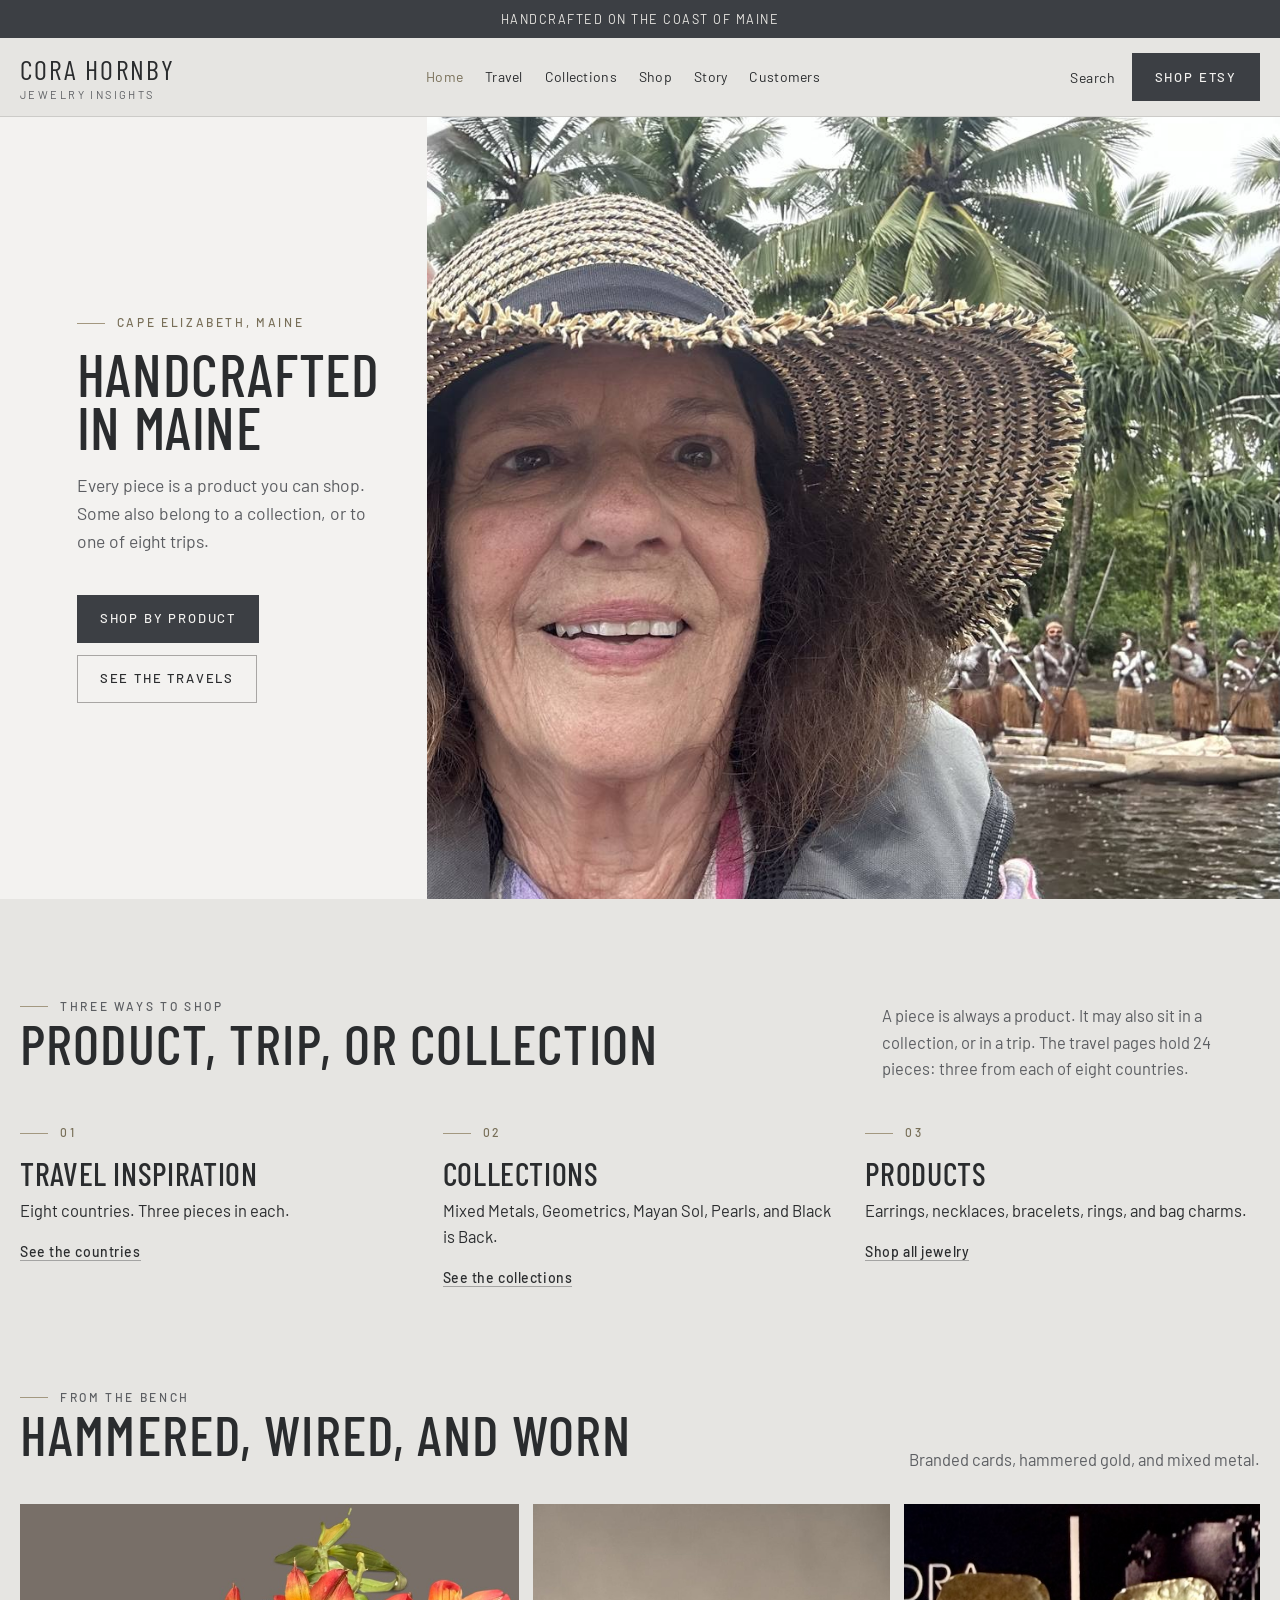
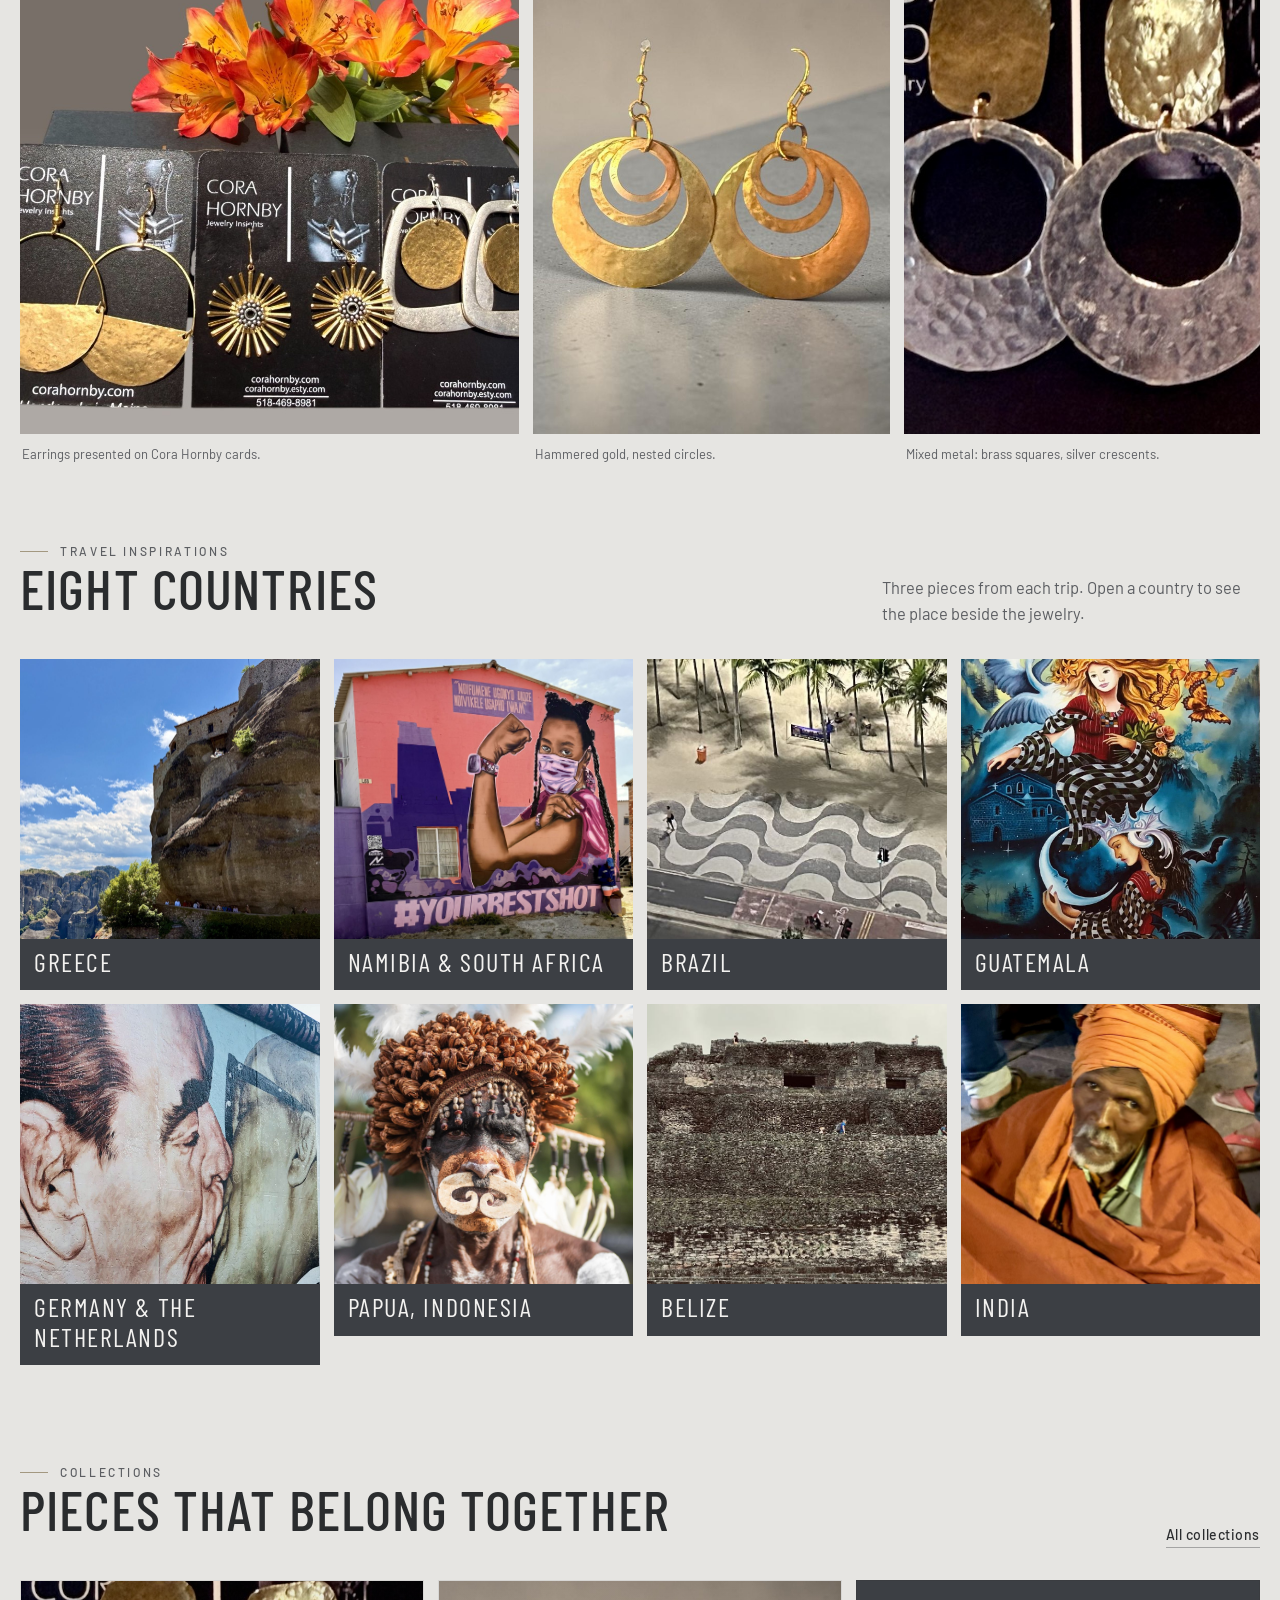
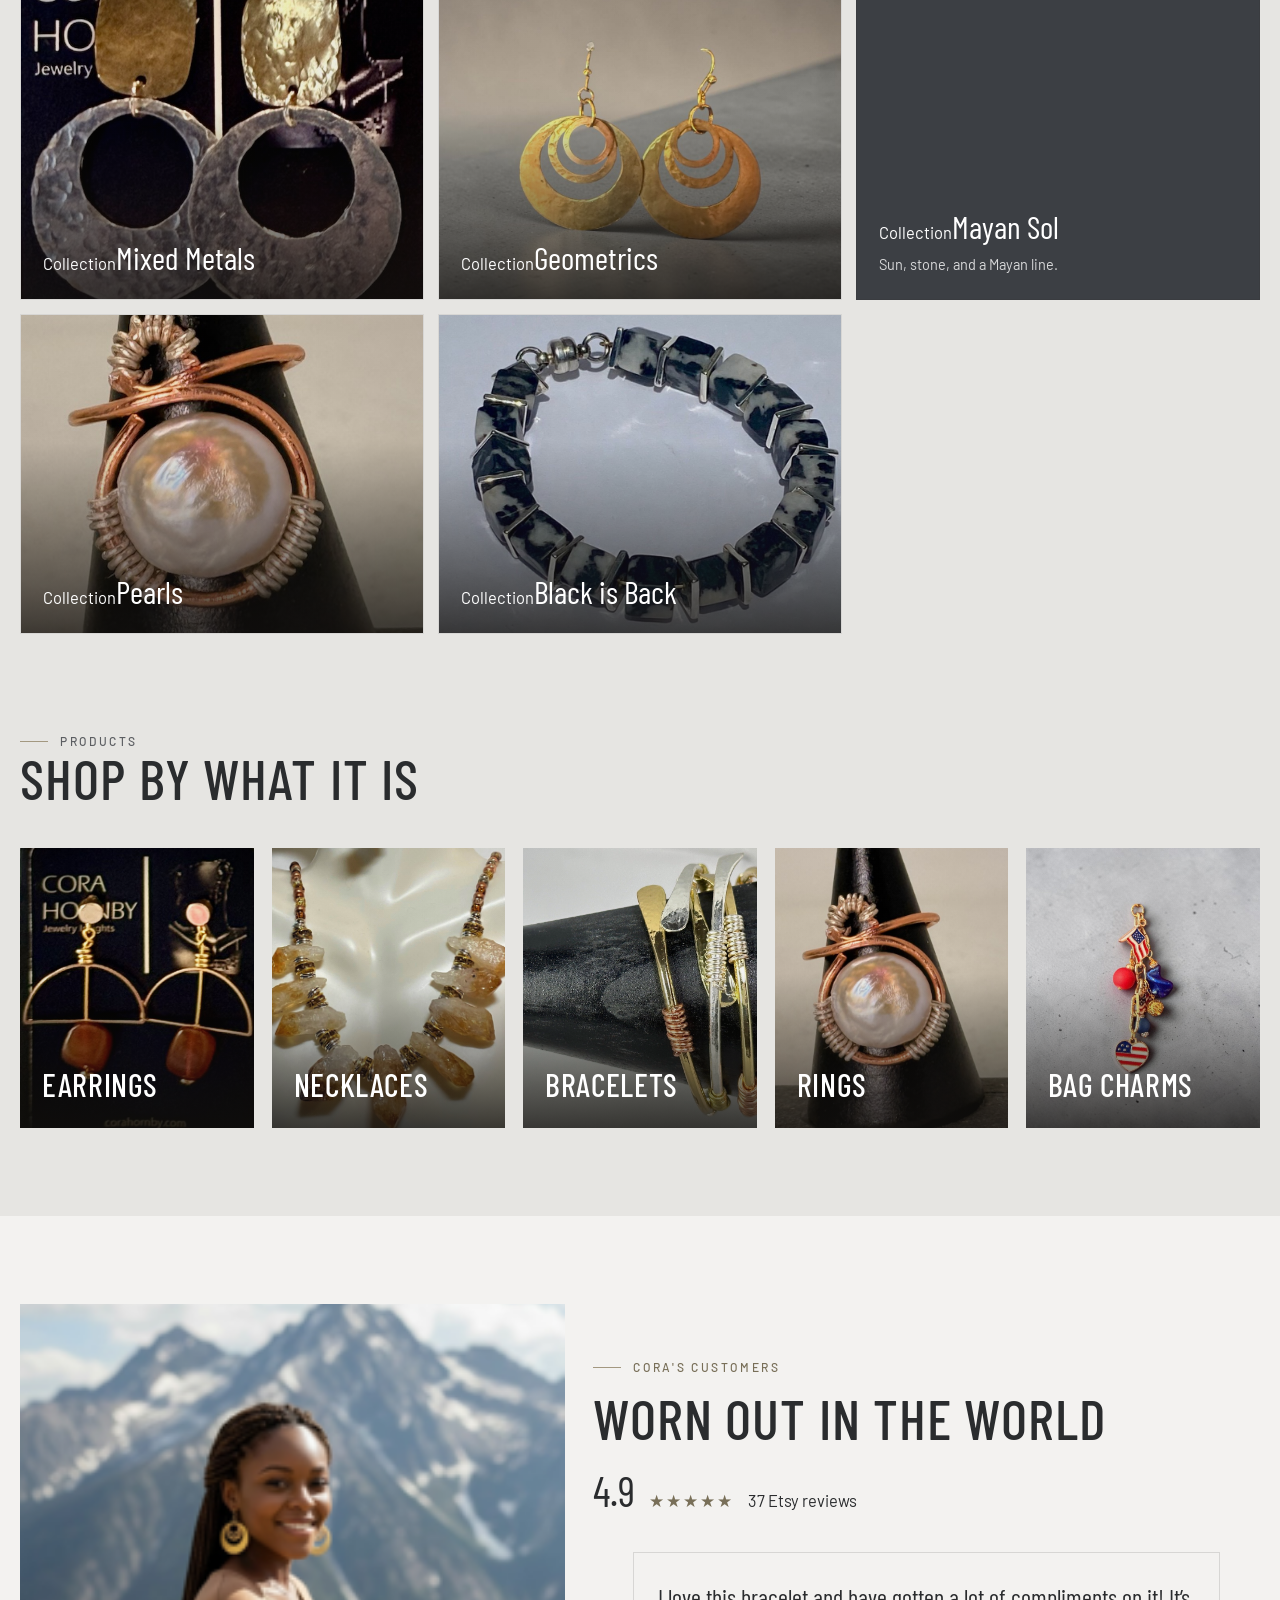
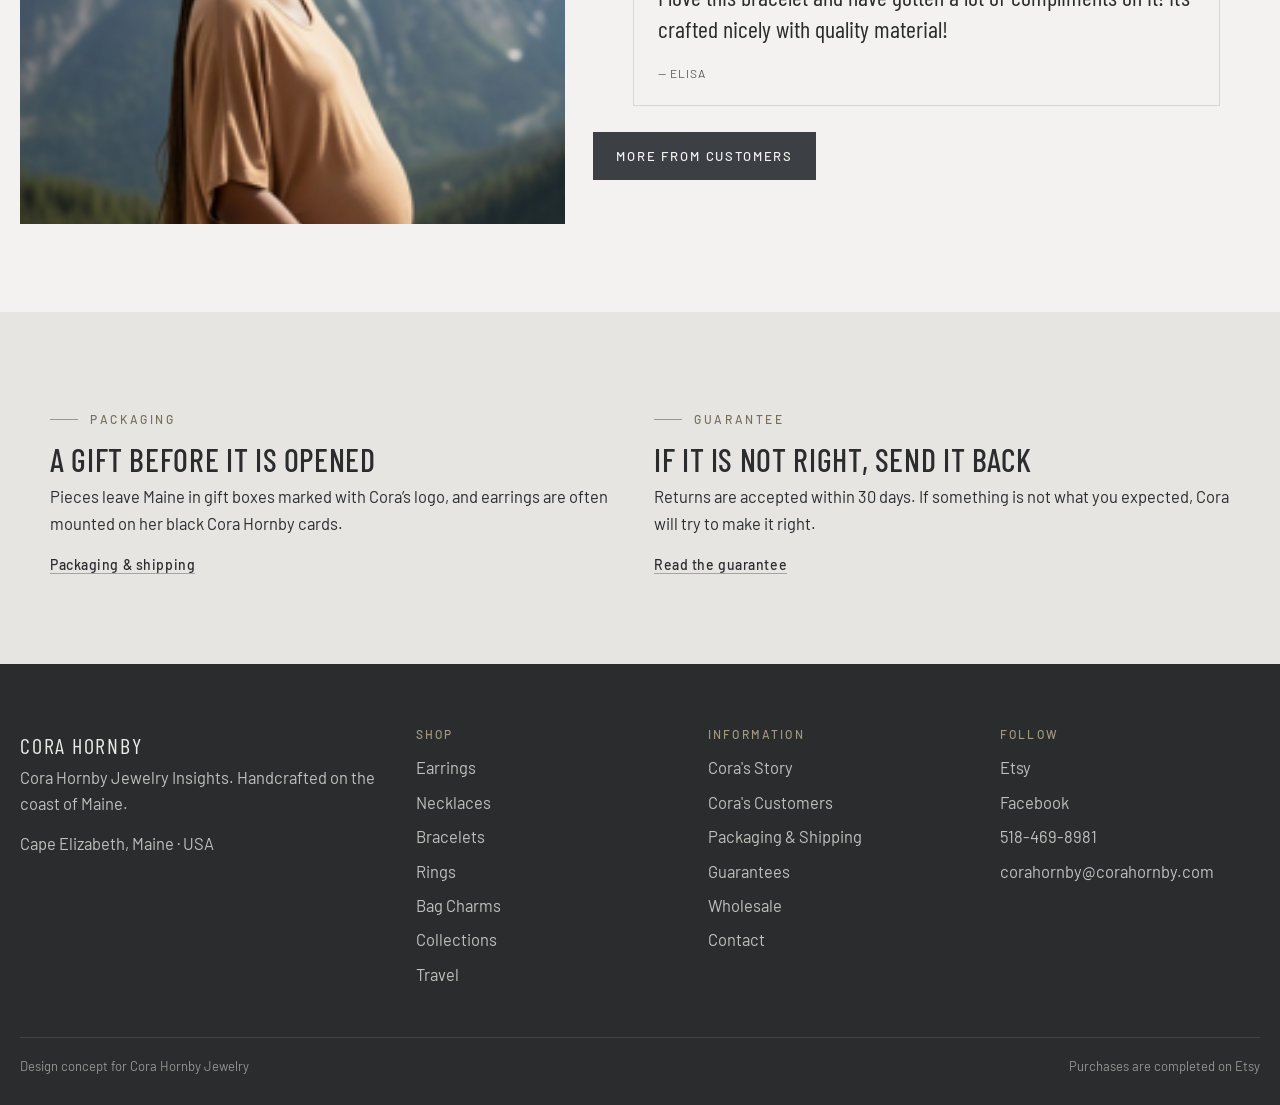
<file: index.html>
<!DOCTYPE html>
<html lang="en">
<head>
  <meta charset="utf-8">
  <meta name="viewport" content="width=device-width, initial-scale=1">
  <title>Cora Hornby Jewelry Insights</title>
  <meta name="description" content="Cora Hornby Jewelry Insights. Handcrafted on the coast of Maine. Shop by product, collection, or one of eight trips.">
  <link rel="preconnect" href="https://fonts.googleapis.com">
  <link rel="preconnect" href="https://fonts.gstatic.com" crossorigin>
  <link href="https://fonts.googleapis.com/css2?family=Barlow+Condensed:wght@400;500;600&family=Barlow:wght@400;500;600&display=swap" rel="stylesheet">
  <link rel="stylesheet" href="css/styles.css">
  <link rel="icon" href="favicon.svg" type="image/svg+xml">
</head>
<body>
  <header class="site-header">
    <div class="announce">Handcrafted on the coast of Maine</div>
    <div class="nav-bar">
      <a class="logo" href="index.html">
        <span class="logo-name">Cora Hornby</span>
        <span class="logo-sub">Jewelry Insights</span>
      </a>
      <button class="nav-toggle" type="button" aria-label="Open menu" aria-expanded="false"><span></span><span></span><span></span></button>
      <div class="nav-panel">
        <nav class="nav" aria-label="Primary">
          <a href="index.html" aria-current="page">Home</a>
          <a href="travel.html">Travel</a>
          <a href="collections.html">Collections</a>
          <a href="shop.html">Shop</a>
          <a href="about.html">Story</a>
          <a href="customers.html">Customers</a>
        </nav>
        <div class="nav-tools">
          <button class="search-btn" type="button" aria-expanded="false">Search</button>
          <a class="btn" href="https://www.etsy.com/shop/CoraHornbyJewelry" target="_blank" rel="noopener">Shop Etsy</a>
        </div>
      </div>
    </div>
    <div class="search-panel" hidden>
      <div class="search-inner">
        <label class="eyebrow" for="search-input">Search the collection</label>
        <input id="search-input" type="search" placeholder="Try jade, citrine, Greece, pearls…">
        <div id="search-results" class="search-results"></div>
      </div>
    </div>
  </header>

  <main>
    <section class="hero">
      <div class="hero-copy">
        <p class="eyebrow">Cape Elizabeth, Maine</p>
        <h1>Handcrafted in Maine</h1>
        <p class="lede">Every piece is a product you can shop. Some also belong to a collection, or to one of eight trips.</p>
        <div class="btn-row">
          <a class="btn" href="shop.html">Shop by product</a>
          <a class="btn btn-ghost" href="travel.html">See the travels</a>
        </div>
      </div>
      <div class="hero-visual">
        <img src="images/vision/cora-portrait.jpg" alt="Cora Hornby on the water in a woven hat, with palm trees and a canoe behind her">
      </div>
    </section>

    <section class="section">
      <div class="wrap-wide">
        <div class="section-head">
          <div>
            <p class="eyebrow">Three ways to shop</p>
            <h2>Product, trip, or collection</h2>
          </div>
          <p>A piece is always a product. It may also sit in a collection, or in a trip. The travel pages hold 24 pieces: three from each of eight countries.</p>
        </div>
        <div class="two-col ways">
          <article>
            <p class="eyebrow">01</p>
            <h3>Travel inspiration</h3>
            <p>Eight countries. Three pieces in each.</p>
            <a class="text-link" href="travel.html">See the countries</a>
          </article>
          <article>
            <p class="eyebrow">02</p>
            <h3>Collections</h3>
            <p>Mixed Metals, Geometrics, Mayan Sol, Pearls, and Black is Back.</p>
            <a class="text-link" href="collections.html">See the collections</a>
          </article>
          <article>
            <p class="eyebrow">03</p>
            <h3>Products</h3>
            <p>Earrings, necklaces, bracelets, rings, and bag charms.</p>
            <a class="text-link" href="shop.html">Shop all jewelry</a>
          </article>
        </div>
      </div>
    </section>

    <section class="section" style="padding-top: 0;">
      <div class="wrap-wide">
        <div class="section-head">
          <div>
            <p class="eyebrow">From the bench</p>
            <h2>Hammered, wired, and worn</h2>
          </div>
          <p>Branded cards, hammered gold, and mixed metal.</p>
        </div>
        <div class="photo-row">
          <figure>
            <img src="images/vision/display-lilies.jpg" alt="Three pairs of Cora Hornby earrings on branded cards, with orange lilies">
            <figcaption>Earrings presented on Cora Hornby cards.</figcaption>
          </figure>
          <figure>
            <img src="images/vision/concentric-hoops.jpg" alt="Hammered gold earrings of nested circles">
            <figcaption>Hammered gold, nested circles.</figcaption>
          </figure>
          <figure>
            <img src="images/vision/mixed-crescents.png" alt="Mixed-metal earrings with hammered squares and silver crescents">
            <figcaption>Mixed metal: brass squares, silver crescents.</figcaption>
          </figure>
        </div>
      </div>
    </section>

    <section class="section" id="countries" style="padding-top: 10px;">
      <div class="wrap-wide">
        <div class="section-head">
          <div>
            <p class="eyebrow">Travel inspirations</p>
            <h2>Eight countries</h2>
          </div>
          <p>Three pieces from each trip. Open a country to see the place beside the jewelry.</p>
        </div>
        <div class="country-grid">
          <a class="country-card" href="travel.html#greece">
            <img src="images/travel/greece-00.jpg" alt="" style="object-position: 62% 16%">
            <div class="shade"></div>
            <div class="cat-copy"><span>Inspiration</span><strong>Greece</strong><p>Spirals, coils, and domes.</p></div>
          </a>
          <a class="country-card" href="travel.html#namibia">
            <img src="images/travel/namibia-00.jpg" alt="" style="object-position: 72% 42%">
            <div class="shade"></div>
            <div class="cat-copy"><span>Travel</span><strong>Namibia &amp; South Africa</strong><p>Color, bone, bead, and sun.</p></div>
          </a>
          <a class="country-card" href="travel.html#brazil">
            <img src="images/travel/brazil-00.jpg" alt="" style="object-position: center 58%">
            <div class="shade"></div>
            <div class="cat-copy"><span>Materials</span><strong>Brazil</strong><p>Stone from the earth, color from the street.</p></div>
          </a>
          <a class="country-card" href="travel.html#guatemala">
            <img src="images/travel/guatemala-00.jpg" alt="" style="object-position: center 38%">
            <div class="shade"></div>
            <div class="cat-copy"><span>Materials</span><strong>Guatemala</strong><p>Jade, woven cloth, and night sky.</p></div>
          </a>
          <a class="country-card" href="travel.html#germany">
            <img src="images/travel/germany-00.jpg" alt="" style="object-position: center 32%">
            <div class="shade"></div>
            <div class="cat-copy"><span>Inspiration</span><strong>Germany &amp; the Netherlands</strong><p>Walls, mirrors, and masterpieces.</p></div>
          </a>
          <a class="country-card" href="travel.html#papua">
            <img src="images/travel/papua-00.jpg" alt="" style="object-position: center 42%">
            <div class="shade"></div>
            <div class="cat-copy"><span>Travel</span><strong>Papua, Indonesia</strong><p>Painted skin, carved wood, living reef.</p></div>
          </a>
          <a class="country-card" href="travel.html#belize">
            <img src="images/travel/belize-01.jpg" alt="" style="object-position: center 22%">
            <div class="shade"></div>
            <div class="cat-copy"><span>Travel</span><strong>Belize</strong><p>Warm wood, gold light, and old stone.</p></div>
          </a>
          <a class="country-card" href="travel.html#india">
            <img src="images/travel/india-00.jpg" alt="" style="object-position: center 28%">
            <div class="shade"></div>
            <div class="cat-copy"><span>Travel</span><strong>India</strong><p>Color, pattern, and gold.</p></div>
          </a>
        </div>
      </div>
    </section>

    <section class="section" style="padding-top: 0;">
      <div class="wrap-wide">
        <div class="section-head">
          <div>
            <p class="eyebrow">Collections</p>
            <h2>Pieces that belong together</h2>
          </div>
          <a class="text-link" href="collections.html">All collections</a>
        </div>
        <div class="collection-grid">
          <a class="collection-card" href="collections.html#mixed-metals">
            <img src="images/vision/mixed-crescents.png" alt="Mixed metal crescent earrings">
            <div class="shade"></div>
            <div class="cat-copy"><span>Collection</span><strong>Mixed Metals</strong></div>
          </a>
          <a class="collection-card" href="collections.html#geometrics">
            <img src="images/vision/concentric-hoops.jpg" alt="Geometric hammered gold hoops">
            <div class="shade"></div>
            <div class="cat-copy"><span>Collection</span><strong>Geometrics</strong></div>
          </a>
          <a class="collection-card typeonly" href="collections.html#mayan-sol">
            <div class="cat-copy"><span>Collection</span><strong>Mayan Sol</strong><p style="color: rgba(255,255,255,.8);">Sun, stone, and a Mayan line.</p></div>
          </a>
          <a class="collection-card" href="collections.html#pearls">
            <img src="images/vision/coin-pearl.png" alt="Coin pearl ring">
            <div class="shade"></div>
            <div class="cat-copy"><span>Collection</span><strong>Pearls</strong></div>
          </a>
          <a class="collection-card" href="collections.html#black-is-back">
            <img src="images/products/african-zebra-jasper-bracelet.jpg" alt="Black and white zebra jasper bracelet">
            <div class="shade"></div>
            <div class="cat-copy"><span>Collection</span><strong>Black is Back</strong></div>
          </a>
        </div>
      </div>
    </section>

    <section class="section" style="padding-top: 0;">
      <div class="wrap-wide">
        <div class="section-head">
          <div>
            <p class="eyebrow">Products</p>
            <h2>Shop by what it is</h2>
          </div>
        </div>
        <div class="cat-grid product-types">
          <a class="cat-card" href="shop.html#earrings" style="min-height: 280px;">
            <img src="images/vision/half-moon-stones.png" alt="Half-moon stone earrings on a Cora Hornby card">
            <div class="shade"></div>
            <div class="cat-copy"><h3>Earrings</h3></div>
          </a>
          <a class="cat-card" href="shop.html#necklaces" style="min-height: 280px;">
            <img src="images/products/citrine-necklace.jpg" alt="Raw citrine necklace">
            <div class="shade"></div>
            <div class="cat-copy"><h3>Necklaces</h3></div>
          </a>
          <a class="cat-card" href="shop.html#bracelets" style="min-height: 280px;">
            <img src="images/products/mixed-metal-hammered-bangles.jpg" alt="Hammered mixed-metal bangles">
            <div class="shade"></div>
            <div class="cat-copy"><h3>Bracelets</h3></div>
          </a>
          <a class="cat-card" href="shop.html#rings" style="min-height: 280px;">
            <img src="images/vision/coin-pearl.png" alt="Coin pearl ring">
            <div class="shade"></div>
            <div class="cat-copy"><h3>Rings</h3></div>
          </a>
          <a class="cat-card" href="shop.html#charms" style="min-height: 280px;">
            <img src="images/products/red-white-chic-purse-charm.jpg" alt="Bag charm">
            <div class="shade"></div>
            <div class="cat-copy"><h3>Bag Charms</h3></div>
          </a>
        </div>
      </div>
    </section>

    <section class="section" style="background: var(--white);">
      <div class="wrap-wide customer-feature">
        <img src="images/vision/customer-mountains.png" alt="A customer wearing large gold earrings in the mountains">
        <div>
          <p class="eyebrow">Cora's customers</p>
          <h2>Worn out in the world</h2>
          <div class="rating-row">
            <strong>4.9</strong>
            <span class="stars" aria-label="4.9 out of 5 stars">★★★★★</span>
            <span>37 Etsy reviews</span>
          </div>
          <blockquote class="review">
            <q>I love this bracelet and have gotten a lot of compliments on it! It’s crafted nicely with quality material!</q>
            <cite>— Elisa</cite>
          </blockquote>
          <div class="btn-row">
            <a class="btn" href="customers.html">More from customers</a>
          </div>
        </div>
      </div>
    </section>

    <section class="section">
      <div class="wrap two-col">
        <article>
          <p class="eyebrow">Packaging</p>
          <h3>A gift before it is opened</h3>
          <p>Pieces leave Maine in gift boxes marked with Cora’s logo, and earrings are often mounted on her black Cora Hornby cards.</p>
          <a class="text-link" href="shipping.html">Packaging &amp; shipping</a>
        </article>
        <article>
          <p class="eyebrow">Guarantee</p>
          <h3>If it is not right, send it back</h3>
          <p>Returns are accepted within 30 days. If something is not what you expected, Cora will try to make it right.</p>
          <a class="text-link" href="guarantees.html">Read the guarantee</a>
        </article>
      </div>
    </section>
  </main>

  <footer class="site-footer">
    <div class="wrap-wide footer-grid">
      <div>
        <div class="logo-name">Cora Hornby</div>
        <p>Cora Hornby Jewelry Insights. Handcrafted on the coast of Maine.</p>
        <p>Cape Elizabeth, Maine · USA</p>
      </div>
      <div>
        <h3>Shop</h3>
        <ul>
          <li><a href="shop.html#earrings">Earrings</a></li>
          <li><a href="shop.html#necklaces">Necklaces</a></li>
          <li><a href="shop.html#bracelets">Bracelets</a></li>
          <li><a href="shop.html#rings">Rings</a></li>
          <li><a href="shop.html#charms">Bag Charms</a></li>
          <li><a href="collections.html">Collections</a></li>
          <li><a href="travel.html">Travel</a></li>
        </ul>
      </div>
      <div>
        <h3>Information</h3>
        <ul>
          <li><a href="about.html">Cora's Story</a></li>
          <li><a href="customers.html">Cora's Customers</a></li>
          <li><a href="shipping.html">Packaging &amp; Shipping</a></li>
          <li><a href="guarantees.html">Guarantees</a></li>
          <li><a href="wholesale.html">Wholesale</a></li>
          <li><a href="contact.html">Contact</a></li>
        </ul>
      </div>
      <div>
        <h3>Follow</h3>
        <ul>
          <li><a href="https://www.etsy.com/shop/CoraHornbyJewelry" target="_blank" rel="noopener">Etsy</a></li>
          <li><a href="https://www.facebook.com/corahornbyjewelry" target="_blank" rel="noopener">Facebook</a></li>
          <li><a href="tel:5184698981">518-469-8981</a></li>
          <li><a href="mailto:corahornby@corahornby.com">corahornby@corahornby.com</a></li>
        </ul>
      </div>
    </div>
    <div class="wrap-wide footer-base">
      <span>Design concept for Cora Hornby Jewelry</span>
      <span>Purchases are completed on Etsy</span>
    </div>
  </footer>
  <script src="js/site.js"></script>
</body>
</html>
</file>
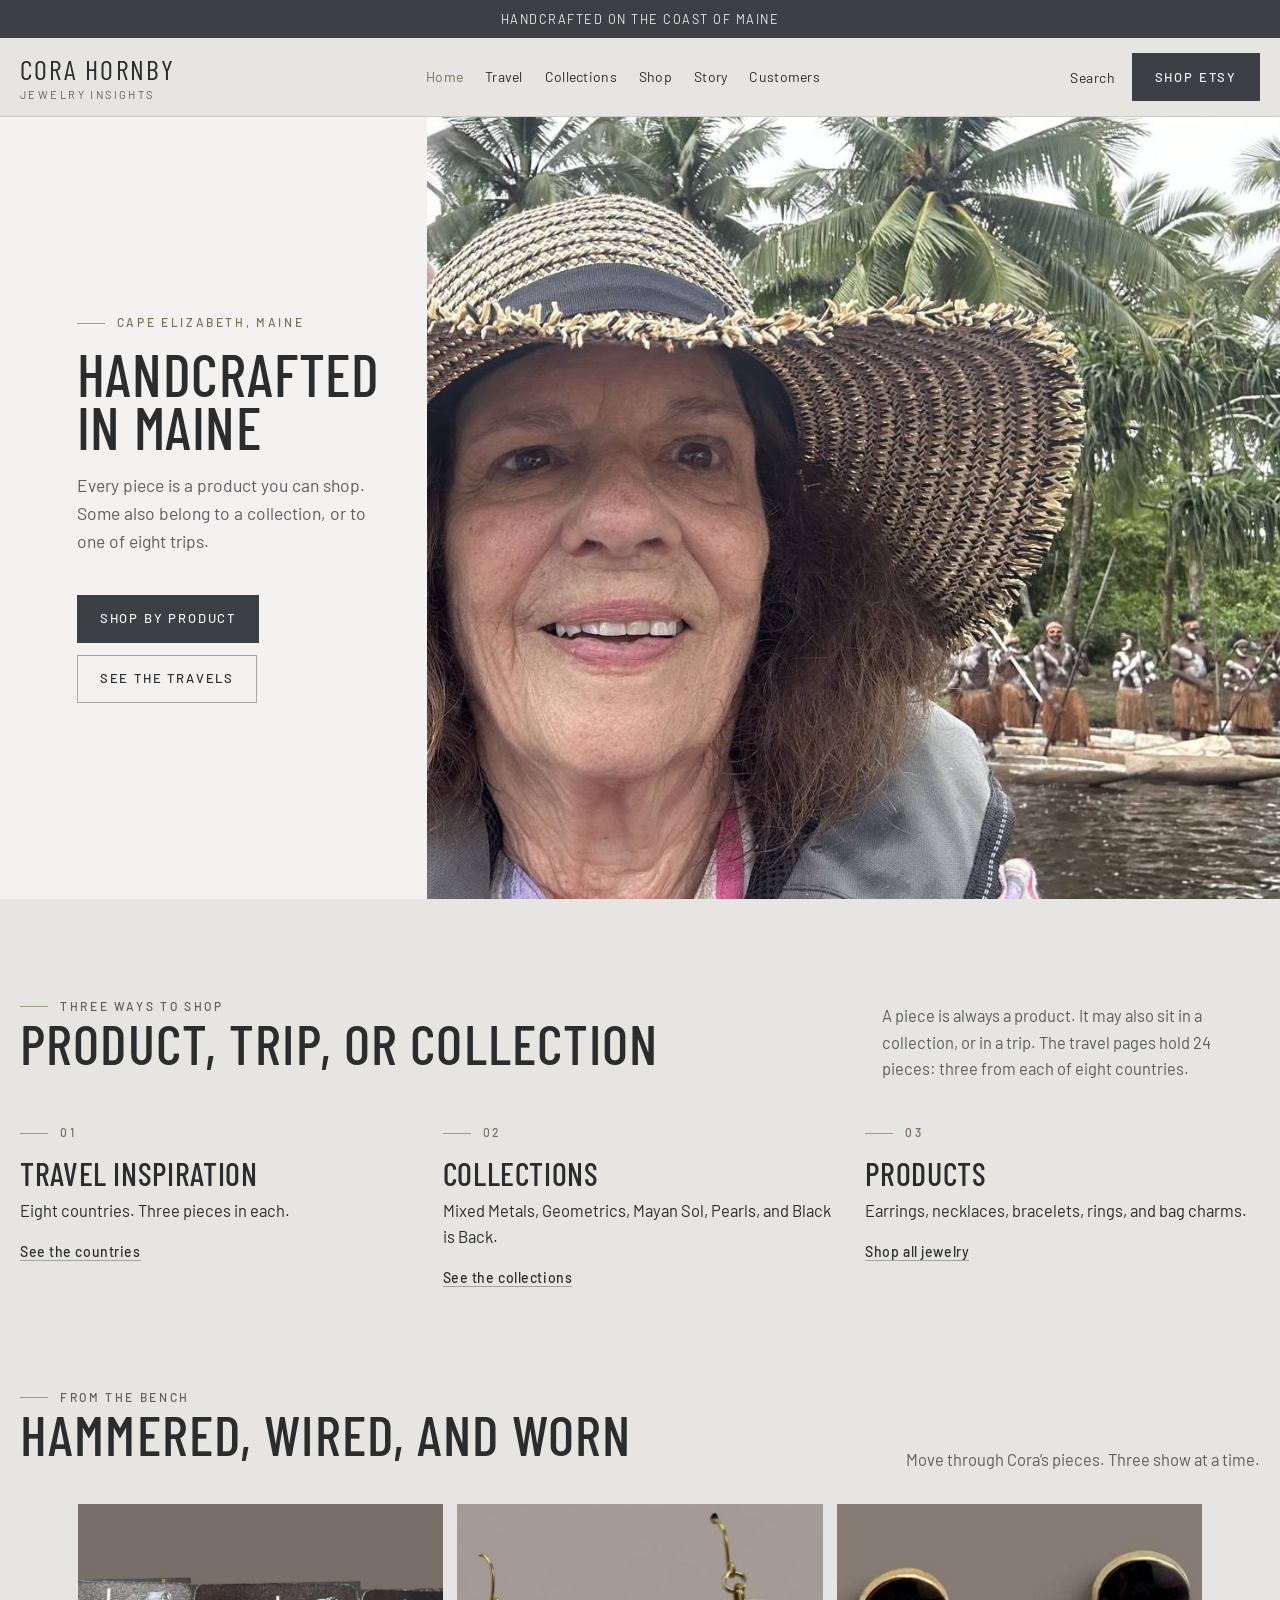
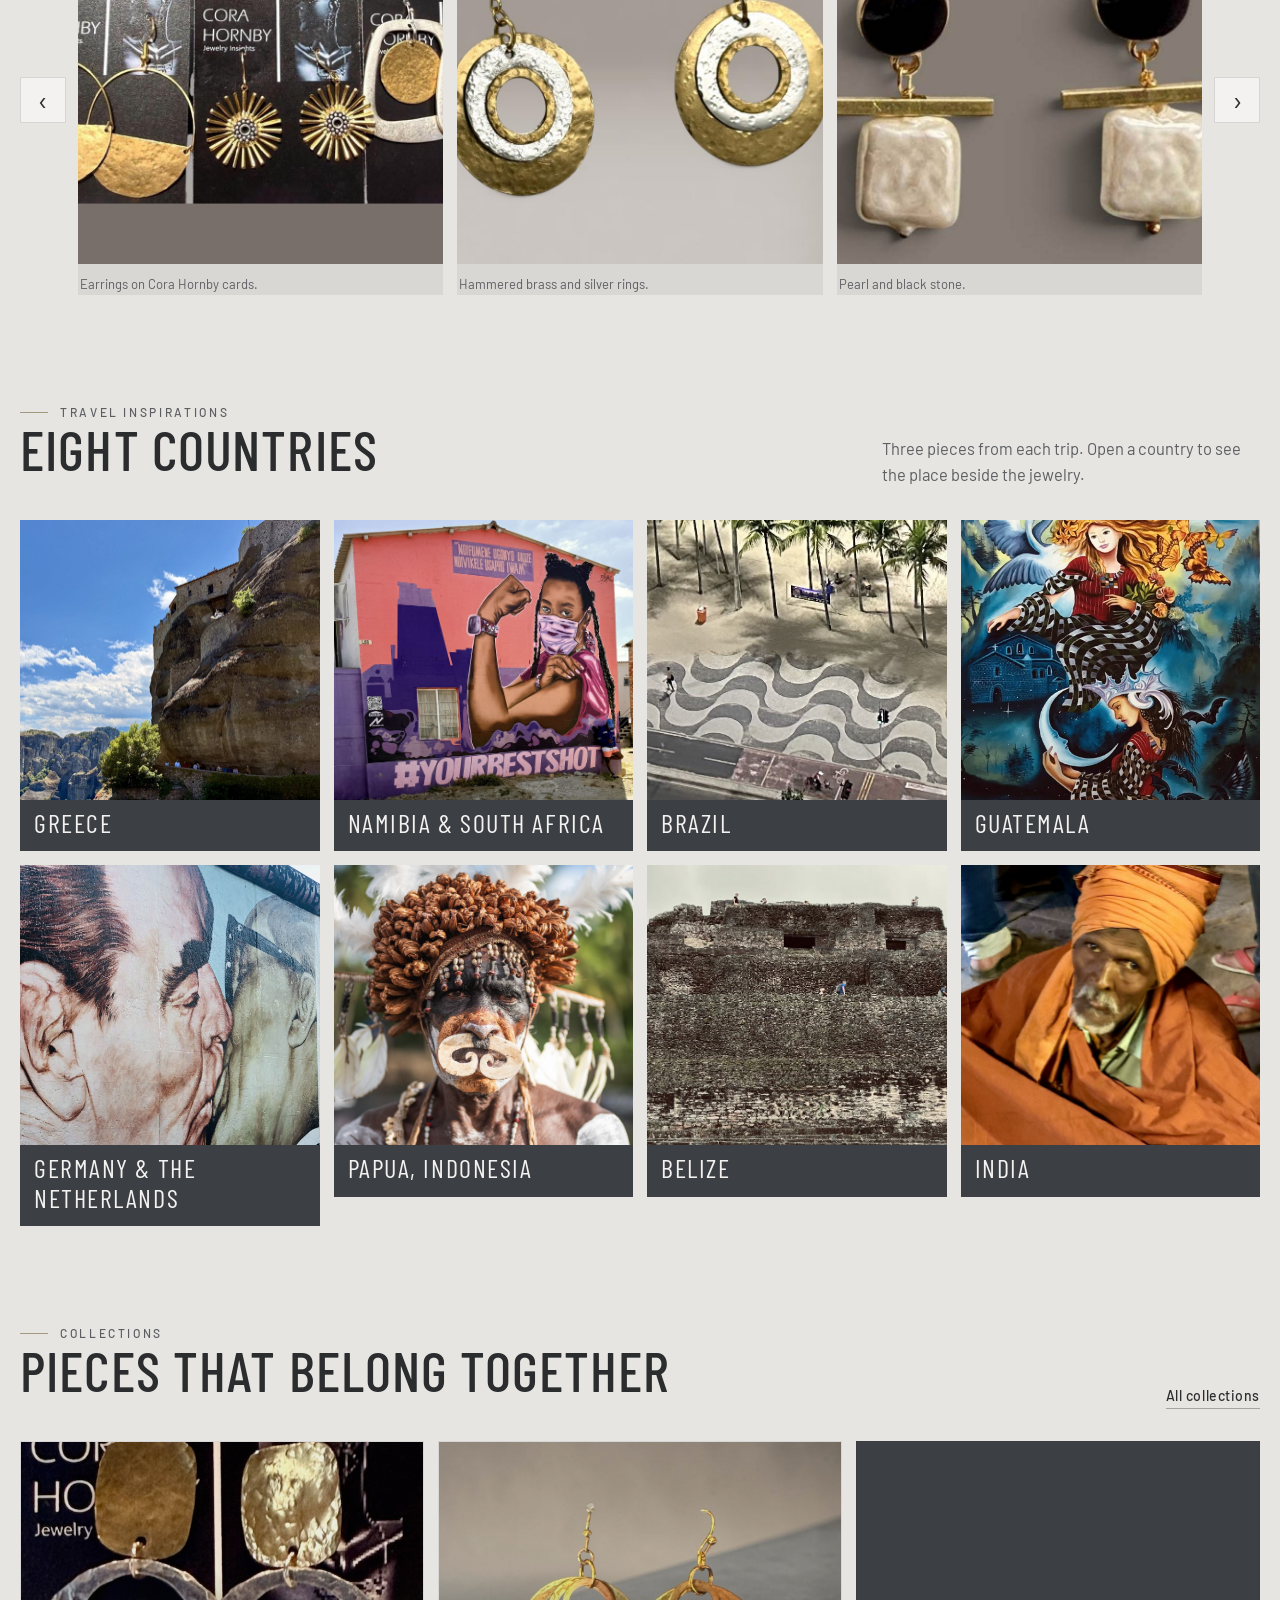
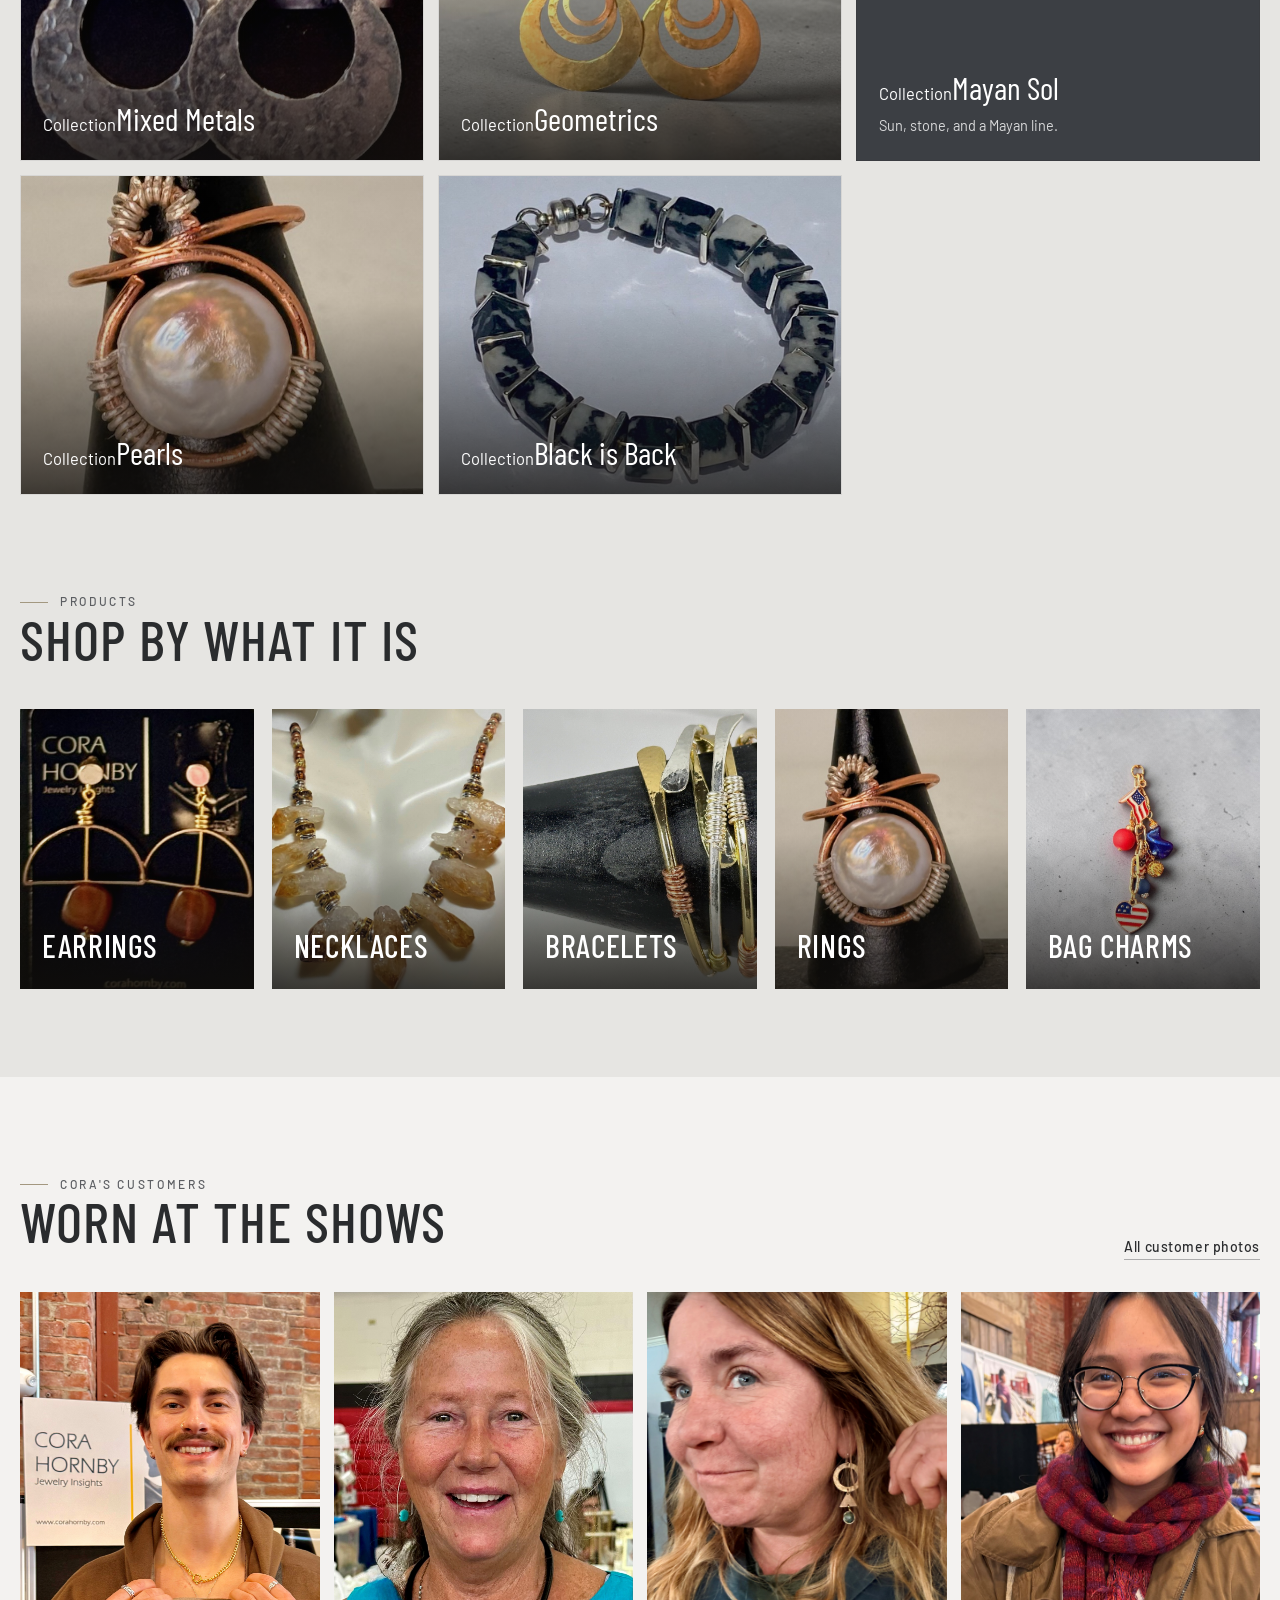
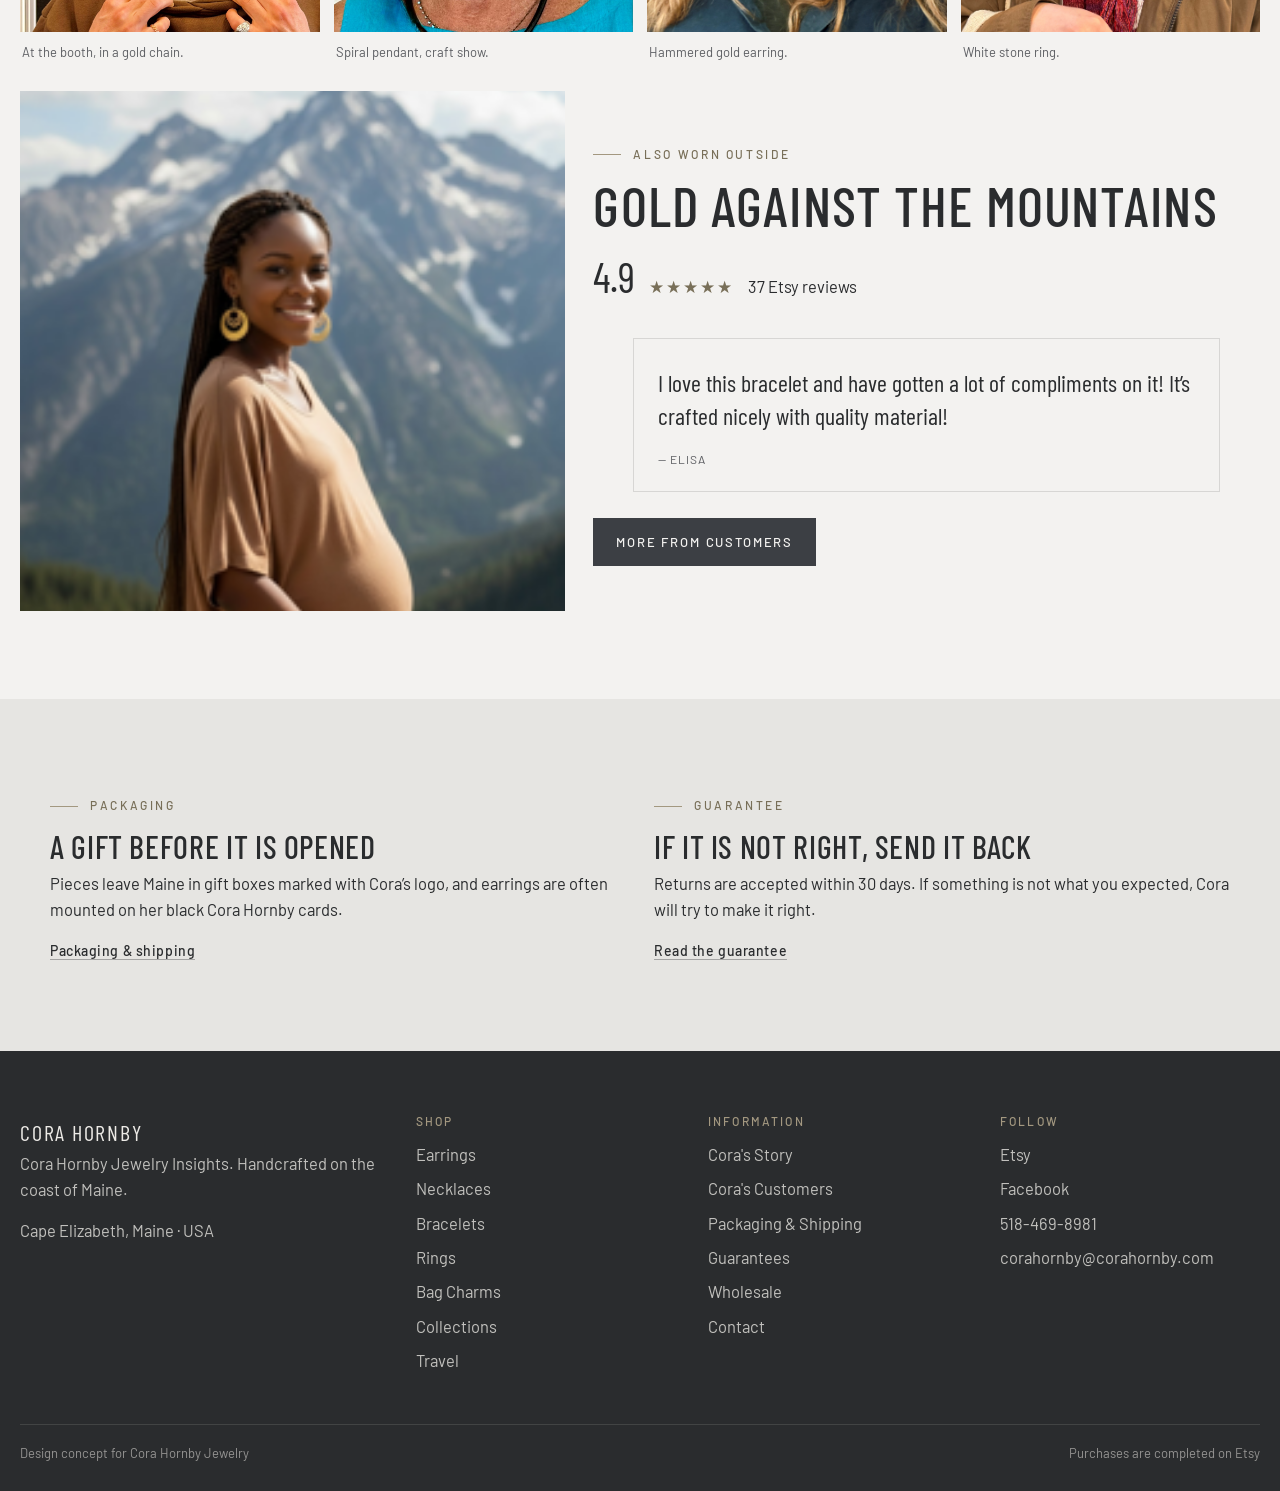
<file: color-version/index.html>
<!DOCTYPE html>
<html lang="en">
<head>
  <meta charset="utf-8">
  <meta name="viewport" content="width=device-width, initial-scale=1">
  <title>Cora Hornby Jewelry Insights</title>
  <meta name="description" content="Cora Hornby Jewelry Insights. Handcrafted on the coast of Maine. Shop by product, collection, or one of eight trips.">
  <link rel="preconnect" href="https://fonts.googleapis.com">
  <link rel="preconnect" href="https://fonts.gstatic.com" crossorigin>
  <link href="https://fonts.googleapis.com/css2?family=Barlow+Condensed:wght@400;500;600&family=Barlow:wght@400;500;600&display=swap" rel="stylesheet">
  <link rel="stylesheet" href="../css/styles.css">
  <link rel="icon" href="../favicon.svg" type="image/svg+xml">

  <link rel="stylesheet" href="css/color.css">
</head>
<body>
  <header class="site-header">
    <div class="announce">Handcrafted on the coast of Maine</div>
    <div class="nav-bar">
      <a class="logo" href="index.html">
        <span class="logo-name">Cora Hornby</span>
        <span class="logo-sub">Jewelry Insights</span>
      </a>
      <button class="nav-toggle" type="button" aria-label="Open menu" aria-expanded="false"><span></span><span></span><span></span></button>
      <div class="nav-panel">
        <nav class="nav" aria-label="Primary">
          <a href="index.html" aria-current="page">Home</a>
          <a href="travel.html">Travel</a>
          <a href="../collections.html">Collections</a>
          <a href="../shop.html">Shop</a>
          <a href="../about.html">Story</a>
          <a href="../customers.html">Customers</a>
        </nav>
        <div class="nav-tools">
          <button class="search-btn" type="button" aria-expanded="false">Search</button>
          <a class="btn" href="https://www.etsy.com/shop/CoraHornbyJewelry" target="_blank" rel="noopener">Shop Etsy</a>
        </div>
      </div>
    </div>
    <div class="search-panel" hidden>
      <div class="search-inner">
        <label class="eyebrow" for="search-input">Search the collection</label>
        <input id="search-input" type="search" placeholder="Try jade, citrine, Greece, pearls…">
        <div id="search-results" class="search-results"></div>
      </div>
    </div>
  </header>

  <main>
    <section class="hero">
      <div class="hero-copy">
        <p class="eyebrow">Cape Elizabeth, Maine</p>
        <h1>Handcrafted in Maine</h1>
        <p class="lede">Every piece is a product you can shop. Some also belong to a collection, or to one of eight trips.</p>
        <div class="btn-row">
          <a class="btn" href="../shop.html">Shop by product</a>
          <a class="btn btn-ghost" href="travel.html">See the travels</a>
        </div>
      </div>
      <div class="hero-visual">
        <img src="../images/vision/cora-portrait.jpg" alt="Cora Hornby on the water in a woven hat, with palm trees and a canoe behind her">
      </div>
    </section>

    <section class="section">
      <div class="wrap-wide">
        <div class="section-head">
          <div>
            <p class="eyebrow">Three ways to shop</p>
            <h2>Product, trip, or collection</h2>
          </div>
          <p>A piece is always a product. It may also sit in a collection, or in a trip. The travel pages hold 24 pieces: three from each of eight countries.</p>
        </div>
        <div class="two-col ways">
          <article>
            <p class="eyebrow">01</p>
            <h3>Travel inspiration</h3>
            <p>Eight countries. Three pieces in each.</p>
            <a class="text-link" href="travel.html">See the countries</a>
          </article>
          <article>
            <p class="eyebrow">02</p>
            <h3>Collections</h3>
            <p>Mixed Metals, Geometrics, Mayan Sol, Pearls, and Black is Back.</p>
            <a class="text-link" href="../collections.html">See the collections</a>
          </article>
          <article>
            <p class="eyebrow">03</p>
            <h3>Products</h3>
            <p>Earrings, necklaces, bracelets, rings, and bag charms.</p>
            <a class="text-link" href="../shop.html">Shop all jewelry</a>
          </article>
        </div>
      </div>
    </section>

    <section class="section" id="bench" style="padding-top: 0;">
      <div class="wrap-wide">
        <div class="section-head">
          <div>
            <p class="eyebrow">From the bench</p>
            <h2>Hammered, wired, and worn</h2>
          </div>
          <p>Move through Cora’s pieces. Three show at a time.</p>
        </div>
        <div class="carousel" data-carousel>
          <button class="carousel-btn prev" type="button" aria-label="Previous pieces">&#8249;</button>
          <div class="carousel-viewport">
            <div class="carousel-track">
              <figure><img src="slides/slide-01.jpg" alt="Earrings presented on Cora Hornby cards"><figcaption>Earrings on Cora Hornby cards.</figcaption></figure>
              <figure><img src="slides/slide-02.jpg" alt="Hammered brass and silver ring earrings"><figcaption>Hammered brass and silver rings.</figcaption></figure>
              <figure><img src="slides/slide-03.jpg" alt="Black stone and freshwater pearl earrings"><figcaption>Pearl and black stone.</figcaption></figure>
              <figure><img src="slides/slide-04.jpg" alt="Patterned bead necklace worn on a white bust"><figcaption>Patterned beads, worn.</figcaption></figure>
              <figure><img src="slides/slide-05.jpg" alt="Citrine and pale stone drop earrings"><figcaption>Citrine drops.</figcaption></figure>
              <figure><img src="slides/slide-06.jpg" alt="Hammered brass squares over silver crescents"><figcaption>Brass squares, silver crescents.</figcaption></figure>
              <figure><img src="slides/slide-07.jpg" alt="Wire-wrapped coin pearl ring"><figcaption>Wire-wrapped coin pearl.</figcaption></figure>
              <figure><img src="slides/slide-08.jpg" alt="Brass hoops with a ring of silver beads"><figcaption>Beaded brass hoops.</figcaption></figure>
              <figure><img src="slides/slide-09.jpg" alt="Pale discs over hammered silver bars"><figcaption>Pale discs, hammered silver.</figcaption></figure>
              <figure><img src="slides/slide-10.jpg" alt="Silver frame earrings with a brass disc"><figcaption>Silver frames, brass discs.</figcaption></figure>
            </div>
          </div>
          <button class="carousel-btn next" type="button" aria-label="Next pieces">&#8250;</button>
        </div>
      </div>
    </section>

    <section class="section" id="countries" style="padding-top: 10px;">
      <div class="wrap-wide">
        <div class="section-head">
          <div>
            <p class="eyebrow">Travel inspirations</p>
            <h2>Eight countries</h2>
          </div>
          <p>Three pieces from each trip. Open a country to see the place beside the jewelry.</p>
        </div>
        <div class="country-grid">
          <a class="country-card" href="travel.html#greece">
            <img src="../images/travel/greece-00.jpg" alt="" style="object-position: 62% 16%">
            <div class="shade"></div>
            <div class="cat-copy"><span>Inspiration</span><strong>Greece</strong><p>Spirals, coils, and domes.</p></div>
          </a>
          <a class="country-card" href="travel.html#namibia">
            <img src="../images/travel/namibia-00.jpg" alt="" style="object-position: 72% 42%">
            <div class="shade"></div>
            <div class="cat-copy"><span>Travel</span><strong>Namibia &amp; South Africa</strong><p>Color, bone, bead, and sun.</p></div>
          </a>
          <a class="country-card" href="travel.html#brazil">
            <img src="../images/travel/brazil-00.jpg" alt="" style="object-position: center 58%">
            <div class="shade"></div>
            <div class="cat-copy"><span>Materials</span><strong>Brazil</strong><p>Stone from the earth, color from the street.</p></div>
          </a>
          <a class="country-card" href="travel.html#guatemala">
            <img src="../images/travel/guatemala-00.jpg" alt="" style="object-position: center 38%">
            <div class="shade"></div>
            <div class="cat-copy"><span>Materials</span><strong>Guatemala</strong><p>Jade, woven cloth, and night sky.</p></div>
          </a>
          <a class="country-card" href="travel.html#germany">
            <img src="../images/travel/germany-00.jpg" alt="" style="object-position: center 32%">
            <div class="shade"></div>
            <div class="cat-copy"><span>Inspiration</span><strong>Germany &amp; the Netherlands</strong><p>Walls, mirrors, and masterpieces.</p></div>
          </a>
          <a class="country-card" href="travel.html#papua">
            <img src="../images/travel/papua-00.jpg" alt="" style="object-position: center 42%">
            <div class="shade"></div>
            <div class="cat-copy"><span>Travel</span><strong>Papua, Indonesia</strong><p>Painted skin, carved wood, living reef.</p></div>
          </a>
          <a class="country-card" href="travel.html#belize">
            <img src="../images/travel/belize-01.jpg" alt="" style="object-position: center 22%">
            <div class="shade"></div>
            <div class="cat-copy"><span>Travel</span><strong>Belize</strong><p>Warm wood, gold light, and old stone.</p></div>
          </a>
          <a class="country-card" href="travel.html#india">
            <img src="../images/travel/india-00.jpg" alt="" style="object-position: center 28%">
            <div class="shade"></div>
            <div class="cat-copy"><span>Travel</span><strong>India</strong><p>Color, pattern, and gold.</p></div>
          </a>
        </div>
      </div>
    </section>

    <section class="section" style="padding-top: 0;">
      <div class="wrap-wide">
        <div class="section-head">
          <div>
            <p class="eyebrow">Collections</p>
            <h2>Pieces that belong together</h2>
          </div>
          <a class="text-link" href="../collections.html">All collections</a>
        </div>
        <div class="collection-grid">
          <a class="collection-card" href="../collections.html#mixed-metals">
            <img src="../images/vision/mixed-crescents.png" alt="Mixed metal crescent earrings">
            <div class="shade"></div>
            <div class="cat-copy"><span>Collection</span><strong>Mixed Metals</strong></div>
          </a>
          <a class="collection-card" href="../collections.html#geometrics">
            <img src="../images/vision/concentric-hoops.jpg" alt="Geometric hammered gold hoops">
            <div class="shade"></div>
            <div class="cat-copy"><span>Collection</span><strong>Geometrics</strong></div>
          </a>
          <a class="collection-card typeonly" href="../collections.html#mayan-sol">
            <div class="cat-copy"><span>Collection</span><strong>Mayan Sol</strong><p style="color: rgba(255,255,255,.8);">Sun, stone, and a Mayan line.</p></div>
          </a>
          <a class="collection-card" href="../collections.html#pearls">
            <img src="../images/vision/coin-pearl.png" alt="Coin pearl ring">
            <div class="shade"></div>
            <div class="cat-copy"><span>Collection</span><strong>Pearls</strong></div>
          </a>
          <a class="collection-card" href="../collections.html#black-is-back">
            <img src="../images/products/african-zebra-jasper-bracelet.jpg" alt="Black and white zebra jasper bracelet">
            <div class="shade"></div>
            <div class="cat-copy"><span>Collection</span><strong>Black is Back</strong></div>
          </a>
        </div>
      </div>
    </section>

    <section class="section" style="padding-top: 0;">
      <div class="wrap-wide">
        <div class="section-head">
          <div>
            <p class="eyebrow">Products</p>
            <h2>Shop by what it is</h2>
          </div>
        </div>
        <div class="cat-grid product-types">
          <a class="cat-card" href="../shop.html#earrings" style="min-height: 280px;">
            <img src="../images/vision/half-moon-stones.png" alt="Half-moon stone earrings on a Cora Hornby card">
            <div class="shade"></div>
            <div class="cat-copy"><h3>Earrings</h3></div>
          </a>
          <a class="cat-card" href="../shop.html#necklaces" style="min-height: 280px;">
            <img src="../images/products/citrine-necklace.jpg" alt="Raw citrine necklace">
            <div class="shade"></div>
            <div class="cat-copy"><h3>Necklaces</h3></div>
          </a>
          <a class="cat-card" href="../shop.html#bracelets" style="min-height: 280px;">
            <img src="../images/products/mixed-metal-hammered-bangles.jpg" alt="Hammered mixed-metal bangles">
            <div class="shade"></div>
            <div class="cat-copy"><h3>Bracelets</h3></div>
          </a>
          <a class="cat-card" href="../shop.html#rings" style="min-height: 280px;">
            <img src="../images/vision/coin-pearl.png" alt="Coin pearl ring">
            <div class="shade"></div>
            <div class="cat-copy"><h3>Rings</h3></div>
          </a>
          <a class="cat-card" href="../shop.html#charms" style="min-height: 280px;">
            <img src="../images/products/red-white-chic-purse-charm.jpg" alt="Bag charm">
            <div class="shade"></div>
            <div class="cat-copy"><h3>Bag Charms</h3></div>
          </a>
        </div>
      </div>
    </section>

    <section class="section" style="background: var(--white);">
      <div class="wrap-wide">
        <div class="section-head">
          <div>
            <p class="eyebrow">Cora's customers</p>
            <h2>Worn at the shows</h2>
          </div>
          <a class="text-link" href="../customers.html">All customer photos</a>
        </div>
        <div class="wear-grid" style="margin-bottom: 28px;">
          <figure>
            <img src="../images/customers/gold-chain-booth.jpg" alt="A man at the Cora Hornby booth wearing a gold chain and rings">
            <figcaption>At the booth, in a gold chain.</figcaption>
          </figure>
          <figure>
            <img src="../images/customers/spiral-pendant.jpg" alt="A woman at a craft show wearing a spiral silver pendant">
            <figcaption>Spiral pendant, craft show.</figcaption>
          </figure>
          <figure>
            <img src="../images/customers/gold-triangle-earring.jpg" alt="A hammered gold earring with a triangle and stone">
            <figcaption>Hammered gold earring.</figcaption>
          </figure>
          <figure>
            <img src="../images/customers/white-stone-ring.jpg" alt="A white stone ring at a craft show">
            <figcaption>White stone ring.</figcaption>
          </figure>
        </div>
      </div>
      <div class="wrap-wide customer-feature">
        <img src="../images/vision/customer-mountains.png" alt="A customer wearing large gold earrings in the mountains">
        <div>
          <p class="eyebrow">Also worn outside</p>
          <h2>Gold against the mountains</h2>
          <div class="rating-row">
            <strong>4.9</strong>
            <span class="stars" aria-label="4.9 out of 5 stars">★★★★★</span>
            <span>37 Etsy reviews</span>
          </div>
          <blockquote class="review">
            <q>I love this bracelet and have gotten a lot of compliments on it! It’s crafted nicely with quality material!</q>
            <cite>— Elisa</cite>
          </blockquote>
          <div class="btn-row">
            <a class="btn" href="../customers.html">More from customers</a>
          </div>
        </div>
      </div>
    </section>

    <section class="section">
      <div class="wrap two-col">
        <article>
          <p class="eyebrow">Packaging</p>
          <h3>A gift before it is opened</h3>
          <p>Pieces leave Maine in gift boxes marked with Cora’s logo, and earrings are often mounted on her black Cora Hornby cards.</p>
          <a class="text-link" href="../shipping.html">Packaging &amp; shipping</a>
        </article>
        <article>
          <p class="eyebrow">Guarantee</p>
          <h3>If it is not right, send it back</h3>
          <p>Returns are accepted within 30 days. If something is not what you expected, Cora will try to make it right.</p>
          <a class="text-link" href="../guarantees.html">Read the guarantee</a>
        </article>
      </div>
    </section>
  </main>

  <footer class="site-footer">
    <div class="wrap-wide footer-grid">
      <div>
        <div class="logo-name">Cora Hornby</div>
        <p>Cora Hornby Jewelry Insights. Handcrafted on the coast of Maine.</p>
        <p>Cape Elizabeth, Maine · USA</p>
      </div>
      <div>
        <h3>Shop</h3>
        <ul>
          <li><a href="../shop.html#earrings">Earrings</a></li>
          <li><a href="../shop.html#necklaces">Necklaces</a></li>
          <li><a href="../shop.html#bracelets">Bracelets</a></li>
          <li><a href="../shop.html#rings">Rings</a></li>
          <li><a href="../shop.html#charms">Bag Charms</a></li>
          <li><a href="../collections.html">Collections</a></li>
          <li><a href="travel.html">Travel</a></li>
        </ul>
      </div>
      <div>
        <h3>Information</h3>
        <ul>
          <li><a href="../about.html">Cora's Story</a></li>
          <li><a href="../customers.html">Cora's Customers</a></li>
          <li><a href="../shipping.html">Packaging &amp; Shipping</a></li>
          <li><a href="../guarantees.html">Guarantees</a></li>
          <li><a href="../wholesale.html">Wholesale</a></li>
          <li><a href="../contact.html">Contact</a></li>
        </ul>
      </div>
      <div>
        <h3>Follow</h3>
        <ul>
          <li><a href="https://www.etsy.com/shop/CoraHornbyJewelry" target="_blank" rel="noopener">Etsy</a></li>
          <li><a href="https://www.facebook.com/corahornbyjewelry" target="_blank" rel="noopener">Facebook</a></li>
          <li><a href="tel:5184698981">518-469-8981</a></li>
          <li><a href="mailto:corahornby@corahornby.com">corahornby@corahornby.com</a></li>
        </ul>
      </div>
    </div>
    <div class="wrap-wide footer-base">
      <span>Design concept for Cora Hornby Jewelry</span>
      <span>Purchases are completed on Etsy</span>
    </div>
  </footer>
  <script src="../js/site.js"></script>
  <script src="js/carousel.js"></script>
</body>
</html>
</file>
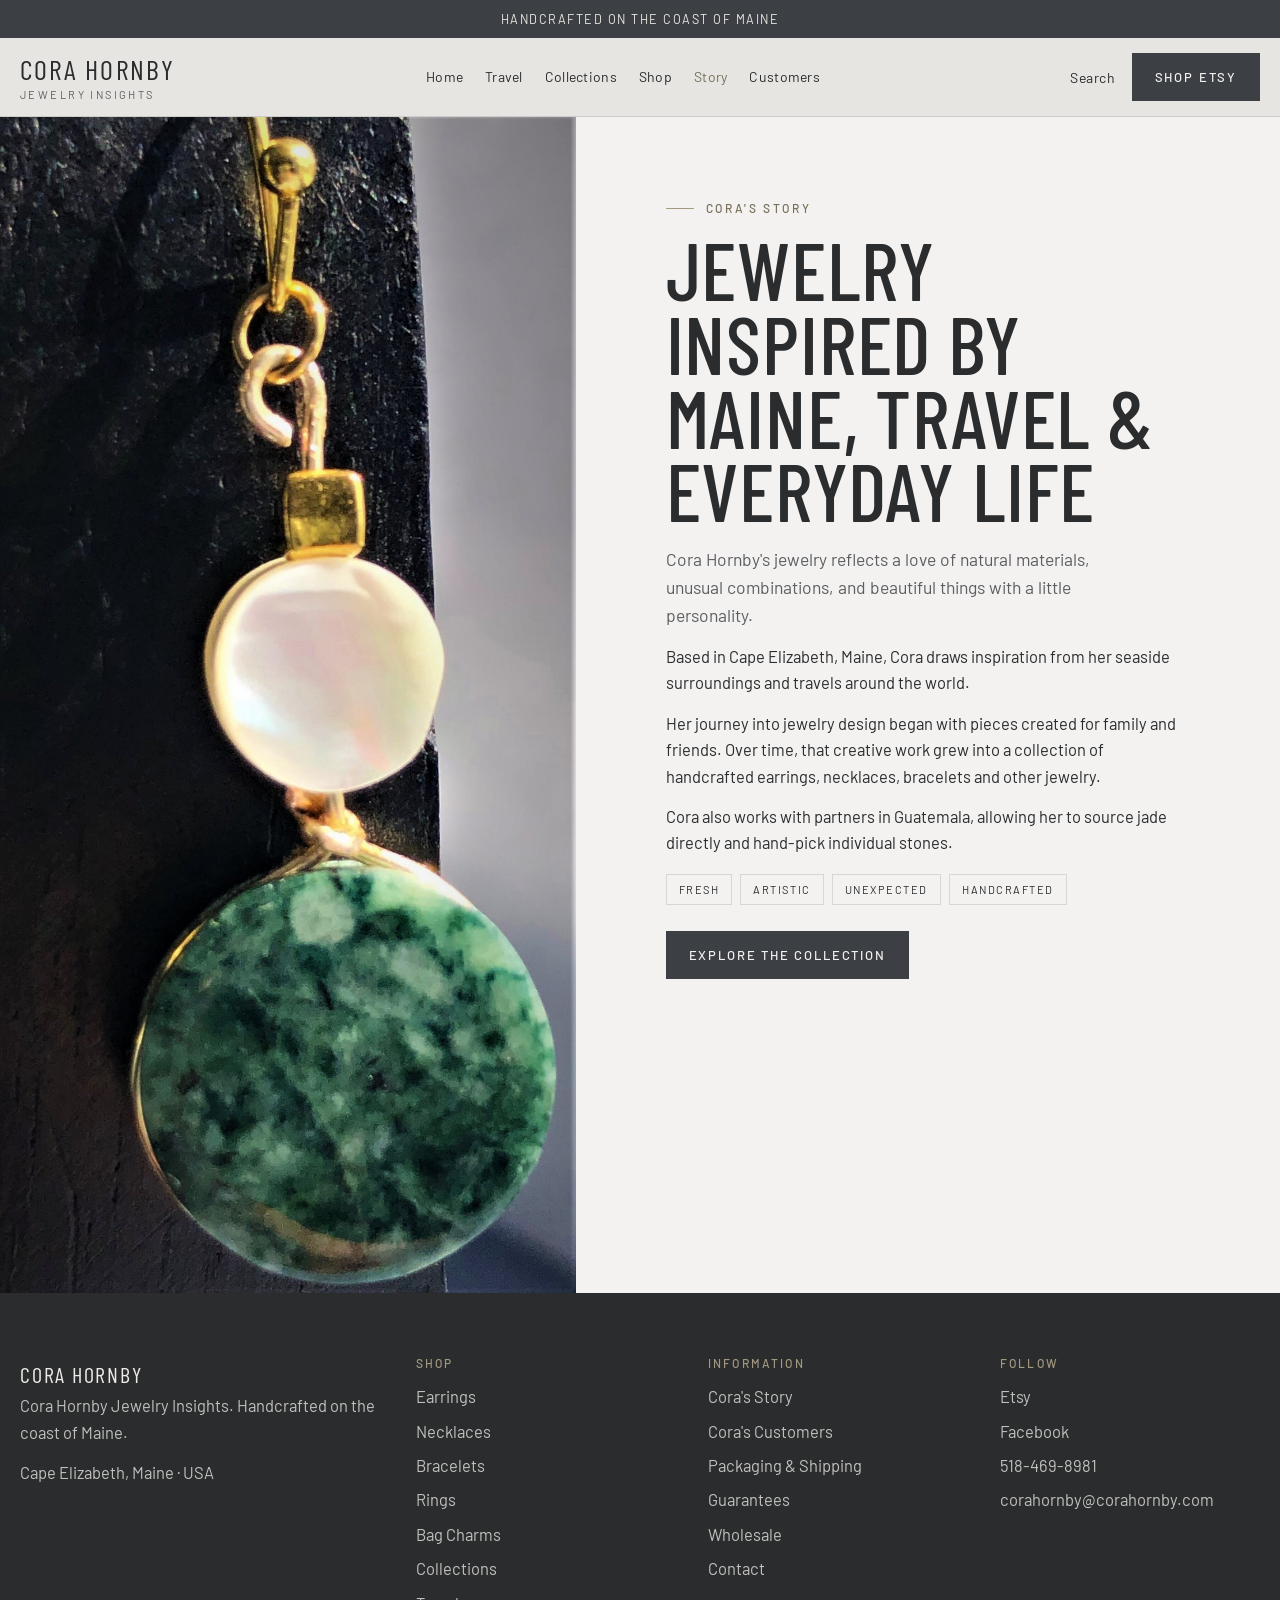
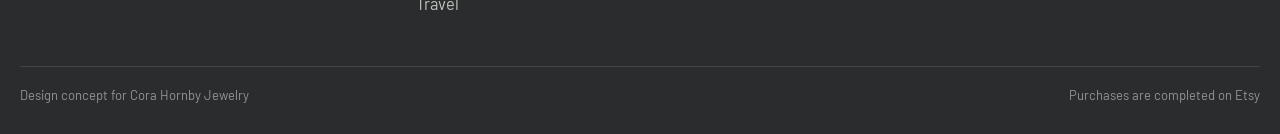
<file: about.html>
<!DOCTYPE html>
<html lang="en">
<head>
  <meta charset="utf-8">
  <meta name="viewport" content="width=device-width, initial-scale=1">
  <title>Cora's Story | Cora Hornby Jewelry</title>
  <meta name="description" content="Meet Cora Hornby, a jewelry designer in Cape Elizabeth, Maine.">
  <link rel="preconnect" href="https://fonts.googleapis.com">
  <link rel="preconnect" href="https://fonts.gstatic.com" crossorigin>
  <link href="https://fonts.googleapis.com/css2?family=Barlow+Condensed:wght@400;500;600&family=Barlow:wght@400;500;600&display=swap" rel="stylesheet">
  <link rel="stylesheet" href="css/styles.css">
  <link rel="icon" href="favicon.svg" type="image/svg+xml">
</head>
<body>
  <header class="site-header">
    <div class="announce">Handcrafted on the coast of Maine</div>
    <div class="nav-bar">
      <a class="logo" href="index.html"><span class="logo-name">Cora Hornby</span><span class="logo-sub">Jewelry Insights</span></a>
      <button class="nav-toggle" type="button" aria-label="Open menu" aria-expanded="false"><span></span><span></span><span></span></button>
      <div class="nav-panel">
        <nav class="nav" aria-label="Primary">
          <a href="index.html">Home</a>
          <a href="travel.html">Travel</a>
          <a href="collections.html">Collections</a>
          <a href="shop.html">Shop</a>
          <a href="about.html" aria-current="page">Story</a>
          <a href="customers.html">Customers</a>
        </nav>
        <div class="nav-tools">
          <button class="search-btn" type="button" aria-expanded="false">Search</button>
          <a class="btn" href="https://www.etsy.com/shop/CoraHornbyJewelry" target="_blank" rel="noopener">Shop Etsy</a>
        </div>
      </div>
    </div>
    <div class="search-panel" hidden>
      <div class="search-inner">
        <label class="eyebrow" for="search-input">Search the collection</label>
        <input id="search-input" type="search" placeholder="Try jade, citrine, bracelet, pearl…">
        <div id="search-results" class="search-results"></div>
      </div>
    </div>
  </header>
  <main class="split-page">
    <img src="images/lifestyle/jade-circle.jpg" alt="Close view of a green jade drop with a pearl accent">
    <div class="split-copy">
      <p class="eyebrow">Cora's story</p>
      <h1>Jewelry Inspired by Maine, Travel &amp; Everyday Life</h1>
      <p class="lede">Cora Hornby's jewelry reflects a love of natural materials, unusual combinations, and beautiful things with a little personality.</p>
      <p>Based in Cape Elizabeth, Maine, Cora draws inspiration from her seaside surroundings and travels around the world.</p>
      <p>Her journey into jewelry design began with pieces created for family and friends. Over time, that creative work grew into a collection of handcrafted earrings, necklaces, bracelets and other jewelry.</p>
      <p>Cora also works with partners in Guatemala, allowing her to source jade directly and hand-pick individual stones.</p>
      <div class="traits">
        <span>Fresh</span>
        <span>Artistic</span>
        <span>Unexpected</span>
        <span>Handcrafted</span>
      </div>
      <a class="btn" href="shop.html">Explore the Collection</a>
    </div>
  </main>
  <footer class="site-footer">
    <div class="wrap-wide footer-grid">
      <div>
        <div class="logo-name">Cora Hornby</div>
        <p>Cora Hornby Jewelry Insights. Handcrafted on the coast of Maine.</p>
        <p>Cape Elizabeth, Maine · USA</p>
      </div>
      <div>
        <h3>Shop</h3>
        <ul>
          <li><a href="shop.html#earrings">Earrings</a></li>
          <li><a href="shop.html#necklaces">Necklaces</a></li>
          <li><a href="shop.html#bracelets">Bracelets</a></li>
          <li><a href="shop.html#rings">Rings</a></li>
          <li><a href="shop.html#charms">Bag Charms</a></li>
          <li><a href="collections.html">Collections</a></li>
          <li><a href="travel.html">Travel</a></li>
        </ul>
      </div>
      <div>
        <h3>Information</h3>
        <ul>
          <li><a href="about.html">Cora's Story</a></li>
          <li><a href="customers.html">Cora's Customers</a></li>
          <li><a href="shipping.html">Packaging &amp; Shipping</a></li>
          <li><a href="guarantees.html">Guarantees</a></li>
          <li><a href="wholesale.html">Wholesale</a></li>
          <li><a href="contact.html">Contact</a></li>
        </ul>
      </div>
      <div>
        <h3>Follow</h3>
        <ul>
          <li><a href="https://www.etsy.com/shop/CoraHornbyJewelry" target="_blank" rel="noopener">Etsy</a></li>
          <li><a href="https://www.facebook.com/corahornbyjewelry" target="_blank" rel="noopener">Facebook</a></li>
          <li><a href="tel:5184698981">518-469-8981</a></li>
          <li><a href="mailto:corahornby@corahornby.com">corahornby@corahornby.com</a></li>
        </ul>
      </div>
    </div>
    <div class="wrap-wide footer-base">
      <span>Design concept for Cora Hornby Jewelry</span>
      <span>Purchases are completed on Etsy</span>
    </div>
  </footer>
  <script src="js/site.js"></script>
</body>
</html>
</file>
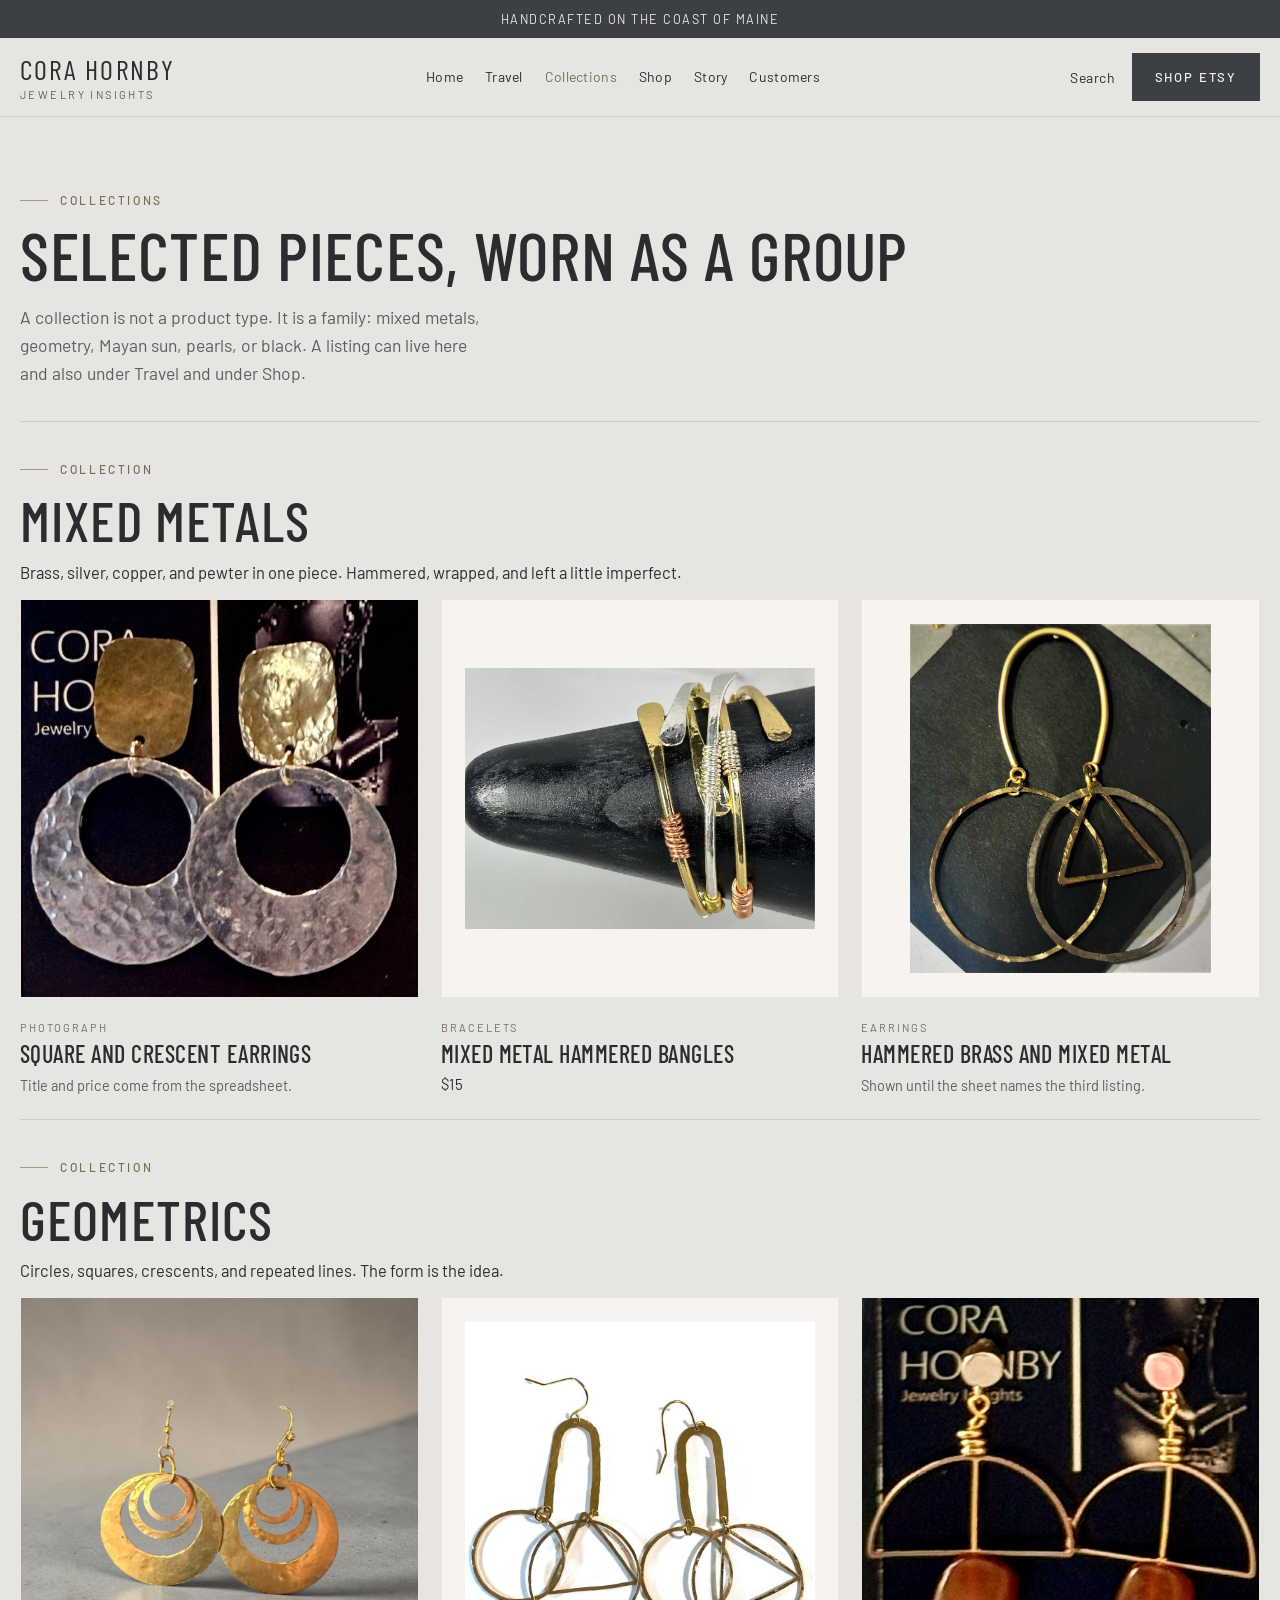
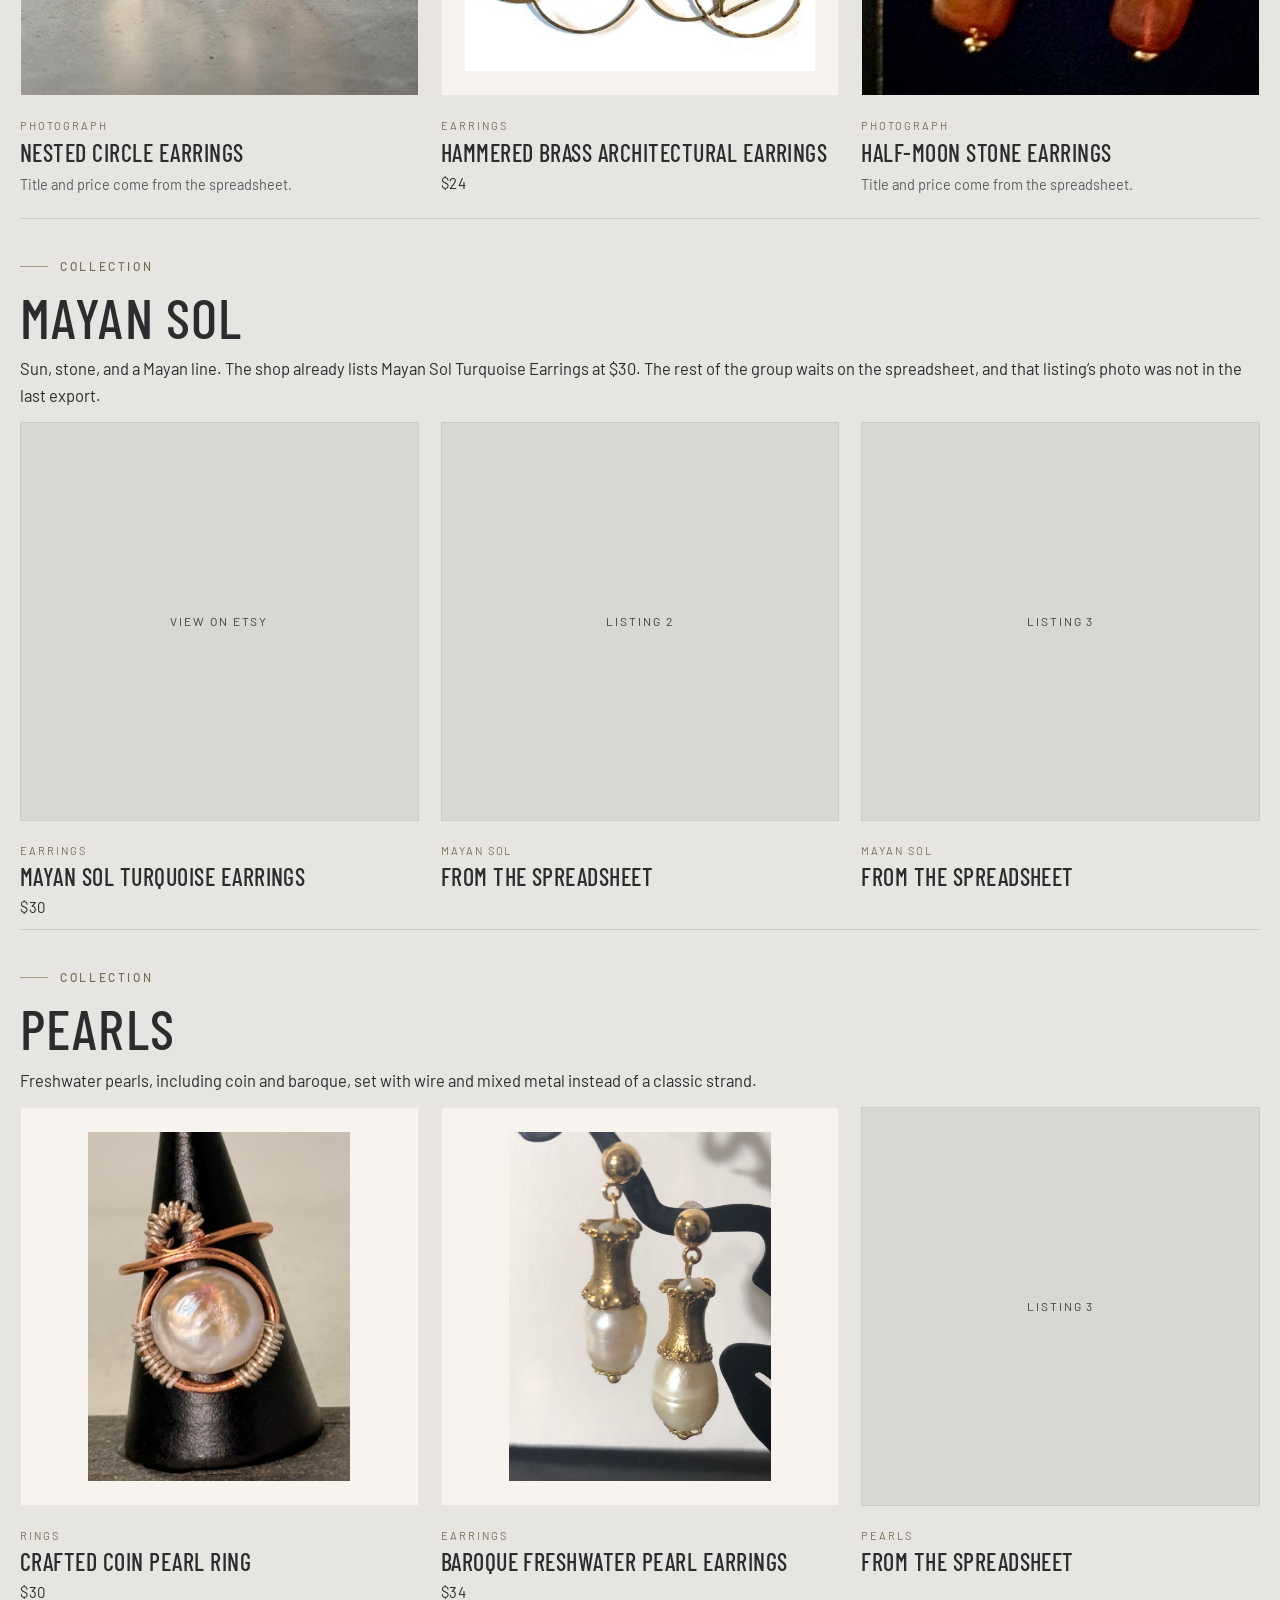
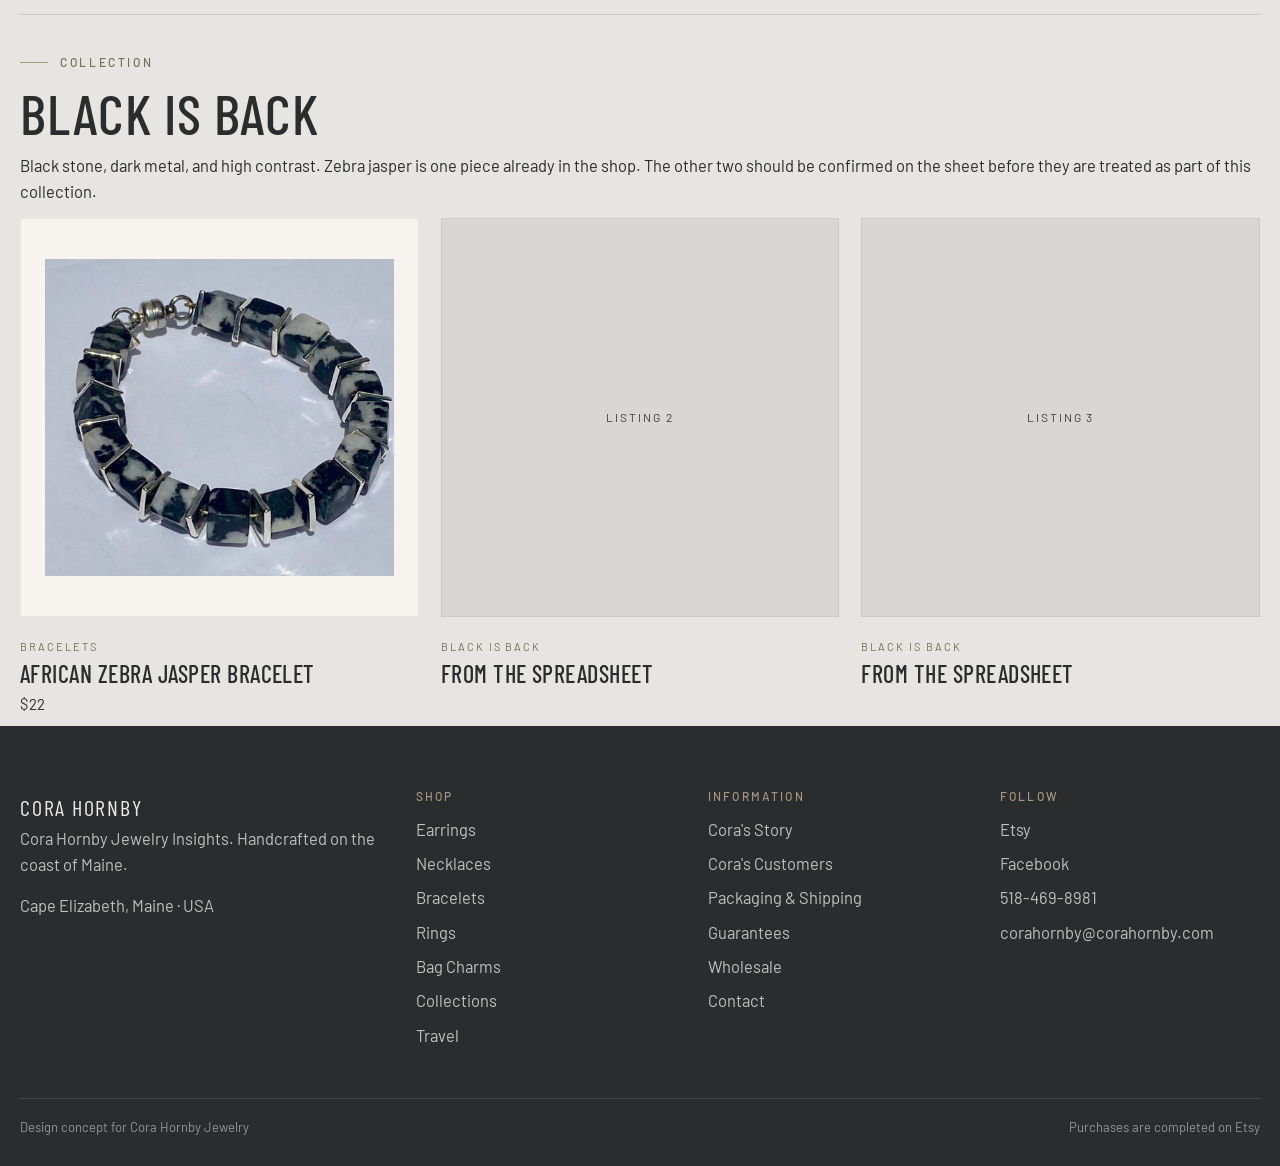
<file: collections.html>
<!DOCTYPE html>
<html lang="en">
<head>
  <meta charset="utf-8">
  <meta name="viewport" content="width=device-width, initial-scale=1">
  <title>Collections | Cora Hornby Jewelry</title>
  <meta name="description" content="Collections by Cora Hornby: Mixed Metals, Geometrics, Mayan Sol, Pearls, and Black is Back.">
  <link rel="preconnect" href="https://fonts.googleapis.com">
  <link rel="preconnect" href="https://fonts.gstatic.com" crossorigin>
  <link href="https://fonts.googleapis.com/css2?family=Barlow+Condensed:wght@400;500;600&family=Barlow:wght@400;500;600&display=swap" rel="stylesheet">
  <link rel="stylesheet" href="css/styles.css">
  <link rel="icon" href="favicon.svg" type="image/svg+xml">
</head>
<body>
  <header class="site-header">
    <div class="announce">Handcrafted on the coast of Maine</div>
    <div class="nav-bar">
      <a class="logo" href="index.html"><span class="logo-name">Cora Hornby</span><span class="logo-sub">Jewelry Insights</span></a>
      <button class="nav-toggle" type="button" aria-label="Open menu" aria-expanded="false"><span></span><span></span><span></span></button>
      <div class="nav-panel">
        <nav class="nav" aria-label="Primary">
          <a href="index.html">Home</a>
          <a href="travel.html">Travel</a>
          <a href="collections.html" aria-current="page">Collections</a>
          <a href="shop.html">Shop</a>
          <a href="about.html">Story</a>
          <a href="customers.html">Customers</a>
        </nav>
        <div class="nav-tools">
          <button class="search-btn" type="button" aria-expanded="false">Search</button>
          <a class="btn" href="https://www.etsy.com/shop/CoraHornbyJewelry" target="_blank" rel="noopener">Shop Etsy</a>
        </div>
      </div>
    </div>
    <div class="search-panel" hidden>
      <div class="search-inner">
        <label class="eyebrow" for="search-input">Search the collection</label>
        <input id="search-input" type="search" placeholder="Try jade, citrine, Greece, pearls…">
        <div id="search-results" class="search-results"></div>
      </div>
    </div>
  </header>
  <main>
    <div class="wrap-wide page-hero">
      <p class="eyebrow">Collections</p>
      <h1>Selected pieces, worn as a group</h1>
      <p class="lede">A collection is not a product type. It is a family: mixed metals, geometry, Mayan sun, pearls, or black. A listing can live here and also under Travel and under Shop.</p>
    </div>
    <div class="wrap-wide">
      <section class="travel-block" id="mixed-metals">
        <p class="eyebrow">Collection</p>
        <h2>Mixed Metals</h2>
        <p class="group-intro">Brass, silver, copper, and pewter in one piece. Hammered, wrapped, and left a little imperfect.</p>
        <div class="product-grid">
          <article class="product-card">
            <a class="product-photo cover" href="shop.html#bangles"><img src="images/vision/mixed-crescents.png" alt="Earrings with hammered square tops and silver crescent bottoms"></a>
            <div class="product-meta"><span class="product-cat">Photograph</span><h3>Square and crescent earrings</h3><p>Title and price come from the spreadsheet.</p></div>
          </article>
          <article class="product-card">
            <a class="product-photo" href="shop.html#bangles"><img src="images/products/mixed-metal-hammered-bangles.jpg" alt="Hammered mixed-metal bangles"></a>
            <div class="product-meta"><span class="product-cat">Bracelets</span><h3>Mixed Metal Hammered Bangles</h3><div class="price">$15</div></div>
          </article>
          <article class="product-card">
            <a class="product-photo" href="shop.html#architectural-earrings"><img src="images/lifestyle/architectural.jpg" alt="Hammered brass geometric earrings"></a>
            <div class="product-meta"><span class="product-cat">Earrings</span><h3>Hammered brass and mixed metal</h3><p>Shown until the sheet names the third listing.</p></div>
          </article>
        </div>
      </section>

      <section class="travel-block" id="geometrics">
        <p class="eyebrow">Collection</p>
        <h2>Geometrics</h2>
        <p class="group-intro">Circles, squares, crescents, and repeated lines. The form is the idea.</p>
        <div class="product-grid">
          <article class="product-card">
            <div class="product-photo cover"><img src="images/vision/concentric-hoops.jpg" alt="Nested hammered gold circle earrings"></div>
            <div class="product-meta"><span class="product-cat">Photograph</span><h3>Nested circle earrings</h3><p>Title and price come from the spreadsheet.</p></div>
          </article>
          <article class="product-card">
            <a class="product-photo" href="shop.html#architectural-earrings"><img src="images/products/hammered-brass-architectural-earrings-geometric-dangles.jpg" alt="Hammered brass architectural earrings"></a>
            <div class="product-meta"><span class="product-cat">Earrings</span><h3>Hammered Brass Architectural Earrings</h3><div class="price">$24</div></div>
          </article>
          <article class="product-card">
            <div class="product-photo cover"><img src="images/vision/half-moon-stones.png" alt="Half-moon wire earrings with stone drops on a Cora Hornby card"></div>
            <div class="product-meta"><span class="product-cat">Photograph</span><h3>Half-moon stone earrings</h3><p>Title and price come from the spreadsheet.</p></div>
          </article>
        </div>
      </section>

      <section class="travel-block" id="mayan-sol">
        <p class="eyebrow">Collection</p>
        <h2>Mayan Sol</h2>
        <p class="group-intro">Sun, stone, and a Mayan line. The shop already lists Mayan Sol Turquoise Earrings at $30. The rest of the group waits on the spreadsheet, and that listing’s photo was not in the last export.</p>
        <div class="product-grid">
          <article class="product-card">
            <a class="product-photo pending" href="https://www.etsy.com/shop/CoraHornbyJewelry?search_query=Mayan%20Sol%20Turquoise%20Earrings" target="_blank" rel="noopener">View on Etsy</a>
            <div class="product-meta"><span class="product-cat">Earrings</span><h3>Mayan Sol Turquoise Earrings</h3><div class="price">$30</div></div>
          </article>
          <article class="product-card"><div class="product-photo pending">Listing 2</div><div class="product-meta"><span class="product-cat">Mayan Sol</span><h3>From the spreadsheet</h3></div></article>
          <article class="product-card"><div class="product-photo pending">Listing 3</div><div class="product-meta"><span class="product-cat">Mayan Sol</span><h3>From the spreadsheet</h3></div></article>
        </div>
      </section>

      <section class="travel-block" id="pearls">
        <p class="eyebrow">Collection</p>
        <h2>Pearls</h2>
        <p class="group-intro">Freshwater pearls, including coin and baroque, set with wire and mixed metal instead of a classic strand.</p>
        <div class="product-grid">
          <article class="product-card">
            <a class="product-photo" href="shop.html#pearl-ring"><img src="images/vision/coin-pearl.png" alt="Coin pearl ring wrapped in copper and silver"></a>
            <div class="product-meta"><span class="product-cat">Rings</span><h3>Crafted Coin Pearl Ring</h3><div class="price">$30</div></div>
          </article>
          <article class="product-card">
            <a class="product-photo" href="shop.html"><img src="images/products/baroque-freshwater-pearl-earrings.jpg" alt="Baroque freshwater pearl earrings"></a>
            <div class="product-meta"><span class="product-cat">Earrings</span><h3>Baroque Freshwater Pearl Earrings</h3><div class="price">$34</div></div>
          </article>
          <article class="product-card"><div class="product-photo pending">Listing 3</div><div class="product-meta"><span class="product-cat">Pearls</span><h3>From the spreadsheet</h3></div></article>
        </div>
      </section>

      <section class="travel-block" id="black-is-back">
        <p class="eyebrow">Collection</p>
        <h2>Black is Back</h2>
        <p class="group-intro">Black stone, dark metal, and high contrast. Zebra jasper is one piece already in the shop. The other two should be confirmed on the sheet before they are treated as part of this collection.</p>
        <div class="product-grid">
          <article class="product-card">
            <a class="product-photo" href="shop.html#zebra"><img src="images/products/african-zebra-jasper-bracelet.jpg" alt="African zebra jasper bracelet"></a>
            <div class="product-meta"><span class="product-cat">Bracelets</span><h3>African Zebra Jasper Bracelet</h3><div class="price">$22</div></div>
          </article>
          <article class="product-card"><div class="product-photo pending">Listing 2</div><div class="product-meta"><span class="product-cat">Black is Back</span><h3>From the spreadsheet</h3></div></article>
          <article class="product-card"><div class="product-photo pending">Listing 3</div><div class="product-meta"><span class="product-cat">Black is Back</span><h3>From the spreadsheet</h3></div></article>
        </div>
      </section>
    </div>
  </main>
  <footer class="site-footer">
    <div class="wrap-wide footer-grid">
      <div>
        <div class="logo-name">Cora Hornby</div>
        <p>Cora Hornby Jewelry Insights. Handcrafted on the coast of Maine.</p>
        <p>Cape Elizabeth, Maine · USA</p>
      </div>
      <div>
        <h3>Shop</h3>
        <ul>
          <li><a href="shop.html#earrings">Earrings</a></li>
          <li><a href="shop.html#necklaces">Necklaces</a></li>
          <li><a href="shop.html#bracelets">Bracelets</a></li>
          <li><a href="shop.html#rings">Rings</a></li>
          <li><a href="shop.html#charms">Bag Charms</a></li>
          <li><a href="collections.html">Collections</a></li>
          <li><a href="travel.html">Travel</a></li>
        </ul>
      </div>
      <div>
        <h3>Information</h3>
        <ul>
          <li><a href="about.html">Cora's Story</a></li>
          <li><a href="customers.html">Cora's Customers</a></li>
          <li><a href="shipping.html">Packaging &amp; Shipping</a></li>
          <li><a href="guarantees.html">Guarantees</a></li>
          <li><a href="wholesale.html">Wholesale</a></li>
          <li><a href="contact.html">Contact</a></li>
        </ul>
      </div>
      <div>
        <h3>Follow</h3>
        <ul>
          <li><a href="https://www.etsy.com/shop/CoraHornbyJewelry" target="_blank" rel="noopener">Etsy</a></li>
          <li><a href="https://www.facebook.com/corahornbyjewelry" target="_blank" rel="noopener">Facebook</a></li>
          <li><a href="tel:5184698981">518-469-8981</a></li>
          <li><a href="mailto:corahornby@corahornby.com">corahornby@corahornby.com</a></li>
        </ul>
      </div>
    </div>
    <div class="wrap-wide footer-base">
      <span>Design concept for Cora Hornby Jewelry</span>
      <span>Purchases are completed on Etsy</span>
    </div>
  </footer>
  <script src="js/site.js"></script>
</body>
</html>
</file>
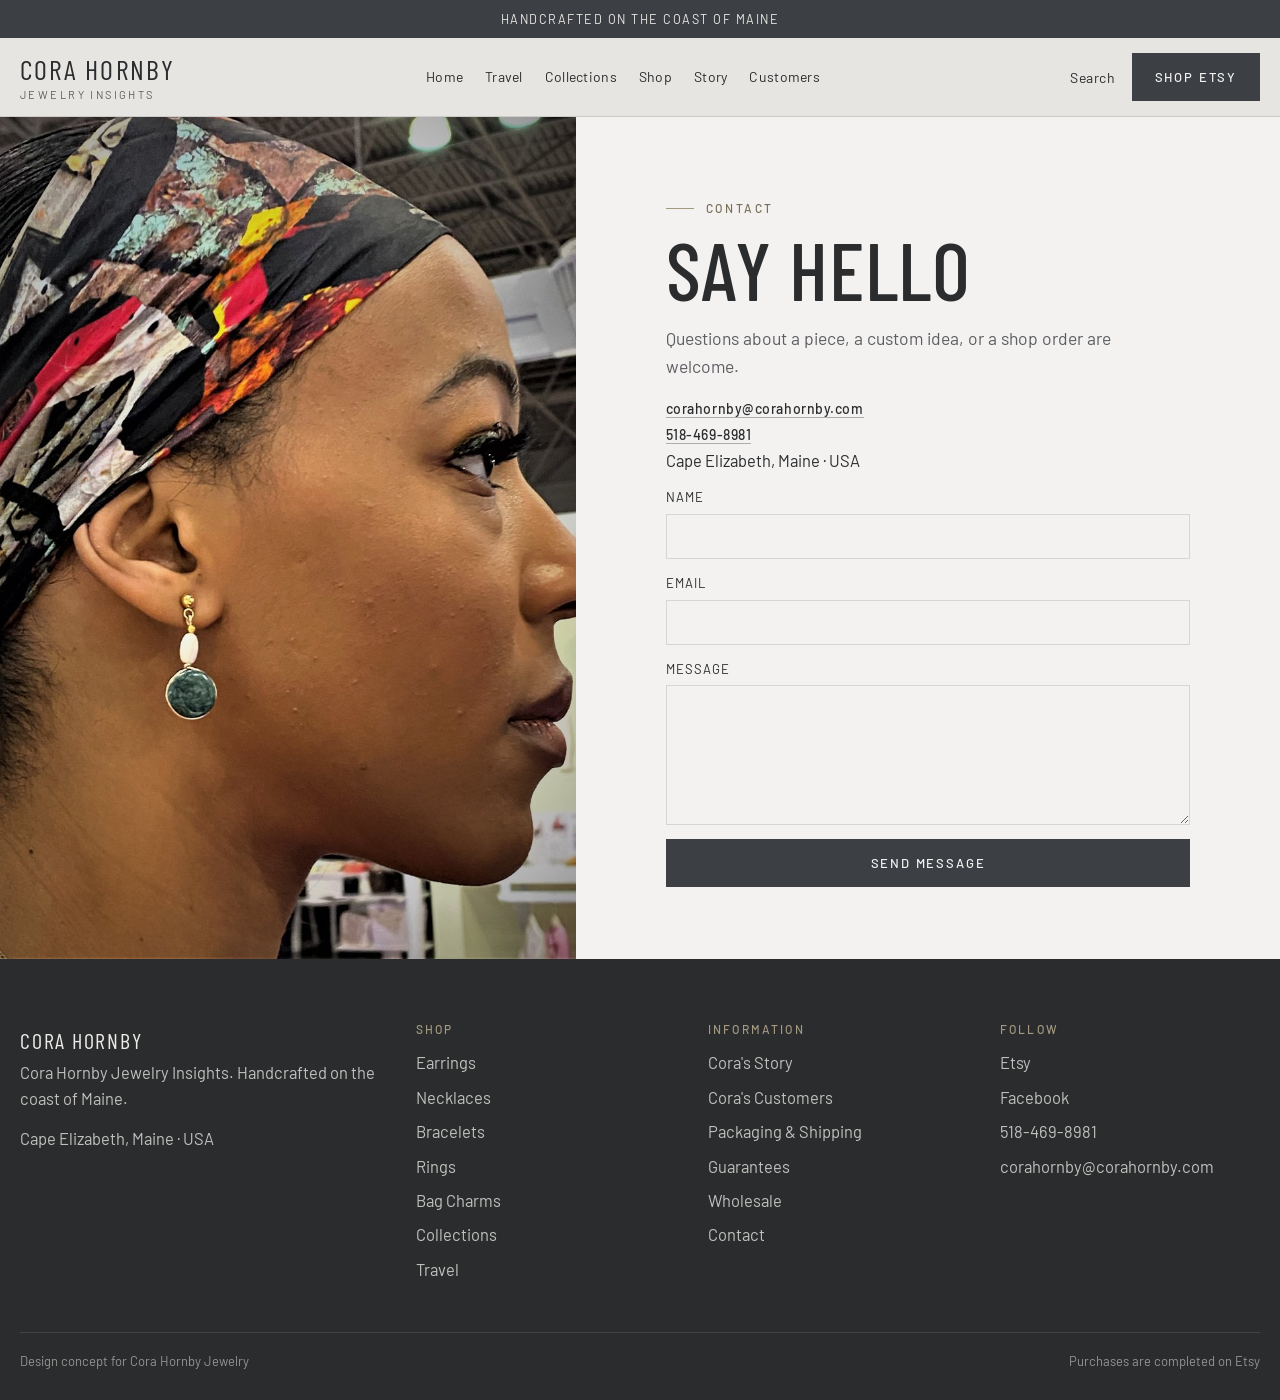
<file: contact.html>
<!DOCTYPE html>
<html lang="en">
<head>
  <meta charset="utf-8">
  <meta name="viewport" content="width=device-width, initial-scale=1">
  <title>Contact | Cora Hornby Jewelry</title>
  <meta name="description" content="Contact Cora Hornby Jewelry in Cape Elizabeth, Maine.">
  <link rel="preconnect" href="https://fonts.googleapis.com">
  <link rel="preconnect" href="https://fonts.gstatic.com" crossorigin>
  <link href="https://fonts.googleapis.com/css2?family=Barlow+Condensed:wght@400;500;600&family=Barlow:wght@400;500;600&display=swap" rel="stylesheet">
  <link rel="stylesheet" href="css/styles.css">
  <link rel="icon" href="favicon.svg" type="image/svg+xml">
</head>
<body>
  <header class="site-header">
    <div class="announce">Handcrafted on the coast of Maine</div>
    <div class="nav-bar">
      <a class="logo" href="index.html"><span class="logo-name">Cora Hornby</span><span class="logo-sub">Jewelry Insights</span></a>
      <button class="nav-toggle" type="button" aria-label="Open menu" aria-expanded="false"><span></span><span></span><span></span></button>
      <div class="nav-panel">
        <nav class="nav" aria-label="Primary">
          <a href="index.html">Home</a>
          <a href="travel.html">Travel</a>
          <a href="collections.html">Collections</a>
          <a href="shop.html">Shop</a>
          <a href="about.html">Story</a>
          <a href="customers.html">Customers</a>
        </nav>
        <div class="nav-tools">
          <button class="search-btn" type="button" aria-expanded="false">Search</button>
          <a class="btn" href="https://www.etsy.com/shop/CoraHornbyJewelry" target="_blank" rel="noopener">Shop Etsy</a>
        </div>
      </div>
    </div>
    <div class="search-panel" hidden>
      <div class="search-inner">
        <label class="eyebrow" for="search-input">Search the collection</label>
        <input id="search-input" type="search" placeholder="Try jade, citrine, bracelet, pearl…">
        <div id="search-results" class="search-results"></div>
      </div>
    </div>
  </header>
  <main class="split-page">
    <img src="images/lifestyle/model.jpg" alt="Green stone earring worn in profile">
    <div class="split-copy">
      <p class="eyebrow">Contact</p>
      <h1>Say Hello</h1>
      <p class="lede">Questions about a piece, a custom idea, or a shop order are welcome.</p>
      <p><a class="text-link" href="mailto:corahornby@corahornby.com">corahornby@corahornby.com</a><br>
      <a class="text-link" href="tel:5184698981">518-469-8981</a><br>
      Cape Elizabeth, Maine · USA</p>
      <form class="form" data-form>
        <label>Name<input name="name" required></label>
        <label>Email<input type="email" name="email" required></label>
        <label>Message<textarea name="message" required></textarea></label>
        <button class="btn" type="submit">Send Message</button>
      </form>
      <div class="form-success" hidden>
        <h3>Message ready</h3>
        <p>This mock keeps the note here. A finished site would send it to corahornby@corahornby.com.</p>
      </div>
    </div>
  </main>
  <footer class="site-footer">
    <div class="wrap-wide footer-grid">
      <div>
        <div class="logo-name">Cora Hornby</div>
        <p>Cora Hornby Jewelry Insights. Handcrafted on the coast of Maine.</p>
        <p>Cape Elizabeth, Maine · USA</p>
      </div>
      <div>
        <h3>Shop</h3>
        <ul>
          <li><a href="shop.html#earrings">Earrings</a></li>
          <li><a href="shop.html#necklaces">Necklaces</a></li>
          <li><a href="shop.html#bracelets">Bracelets</a></li>
          <li><a href="shop.html#rings">Rings</a></li>
          <li><a href="shop.html#charms">Bag Charms</a></li>
          <li><a href="collections.html">Collections</a></li>
          <li><a href="travel.html">Travel</a></li>
        </ul>
      </div>
      <div>
        <h3>Information</h3>
        <ul>
          <li><a href="about.html">Cora's Story</a></li>
          <li><a href="customers.html">Cora's Customers</a></li>
          <li><a href="shipping.html">Packaging &amp; Shipping</a></li>
          <li><a href="guarantees.html">Guarantees</a></li>
          <li><a href="wholesale.html">Wholesale</a></li>
          <li><a href="contact.html">Contact</a></li>
        </ul>
      </div>
      <div>
        <h3>Follow</h3>
        <ul>
          <li><a href="https://www.etsy.com/shop/CoraHornbyJewelry" target="_blank" rel="noopener">Etsy</a></li>
          <li><a href="https://www.facebook.com/corahornbyjewelry" target="_blank" rel="noopener">Facebook</a></li>
          <li><a href="tel:5184698981">518-469-8981</a></li>
          <li><a href="mailto:corahornby@corahornby.com">corahornby@corahornby.com</a></li>
        </ul>
      </div>
    </div>
    <div class="wrap-wide footer-base">
      <span>Design concept for Cora Hornby Jewelry</span>
      <span>Purchases are completed on Etsy</span>
    </div>
  </footer>
  <script src="js/site.js"></script>
</body>
</html>
</file>
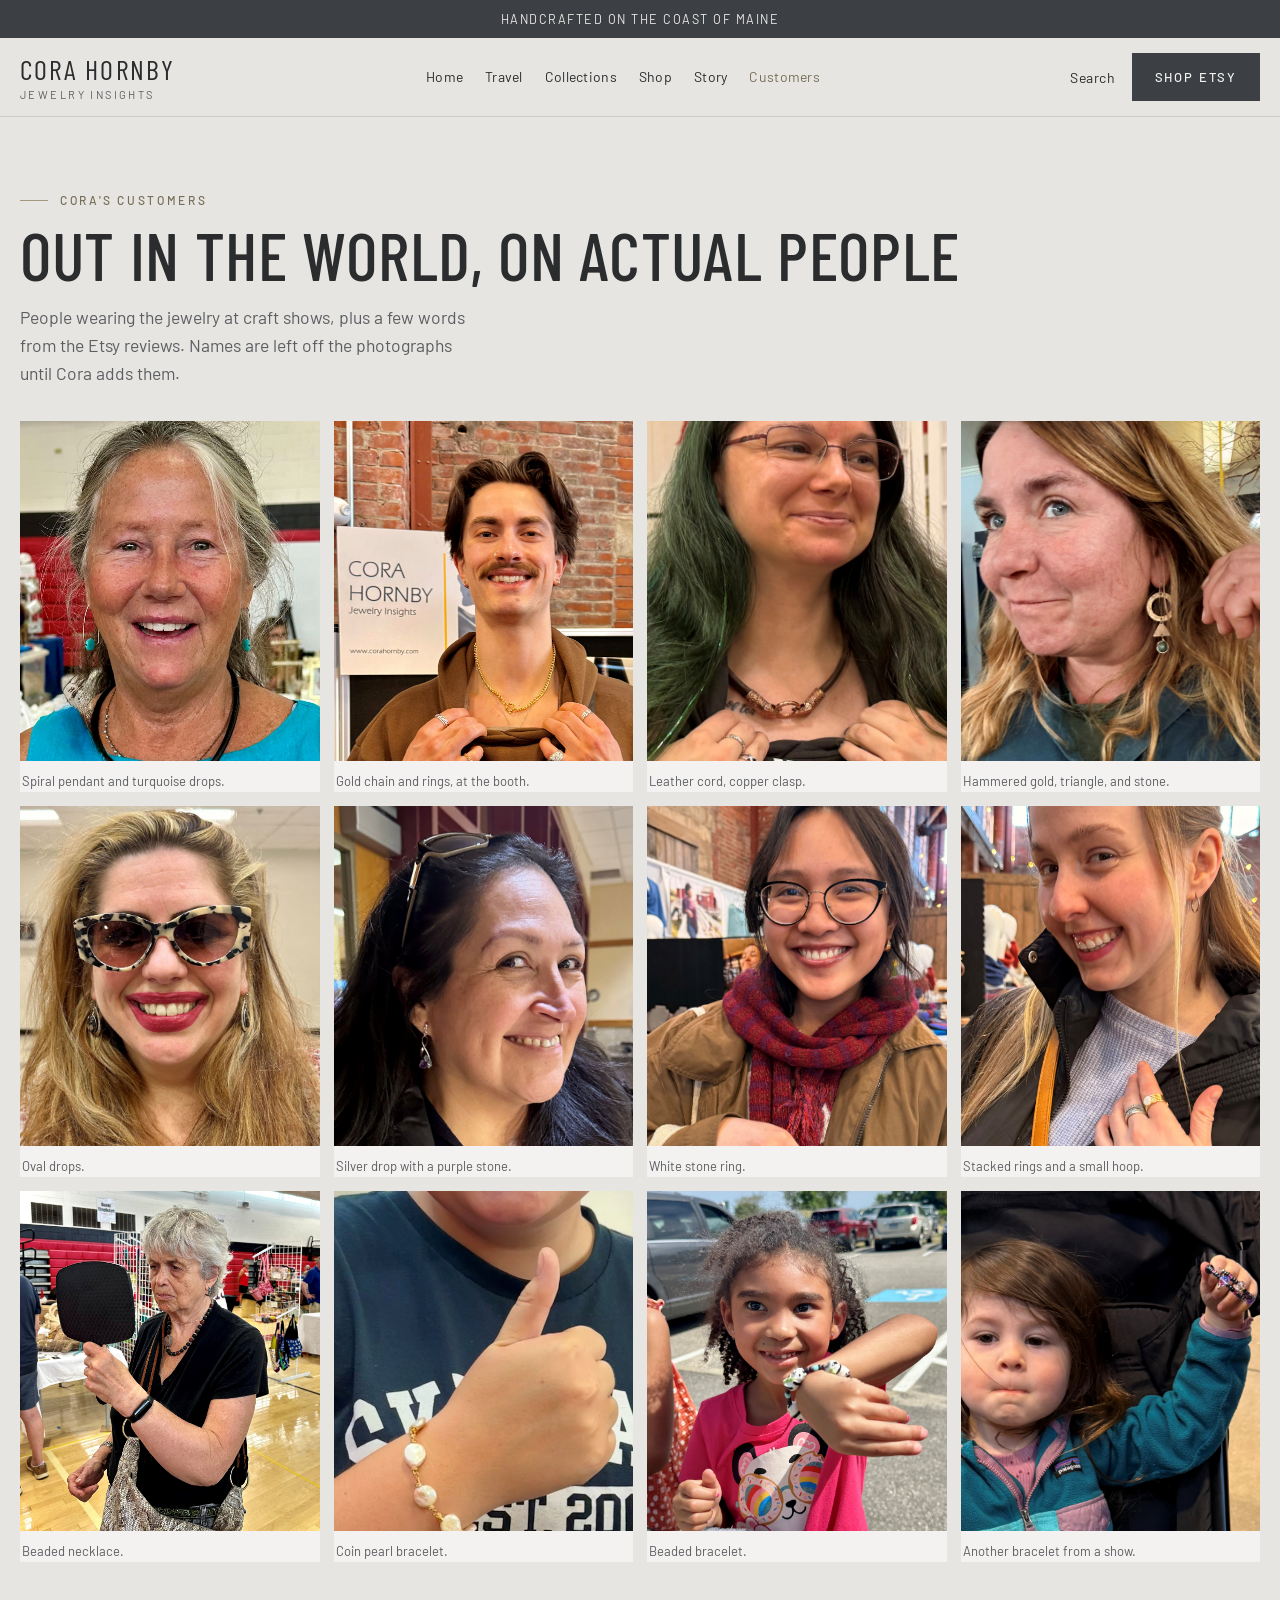
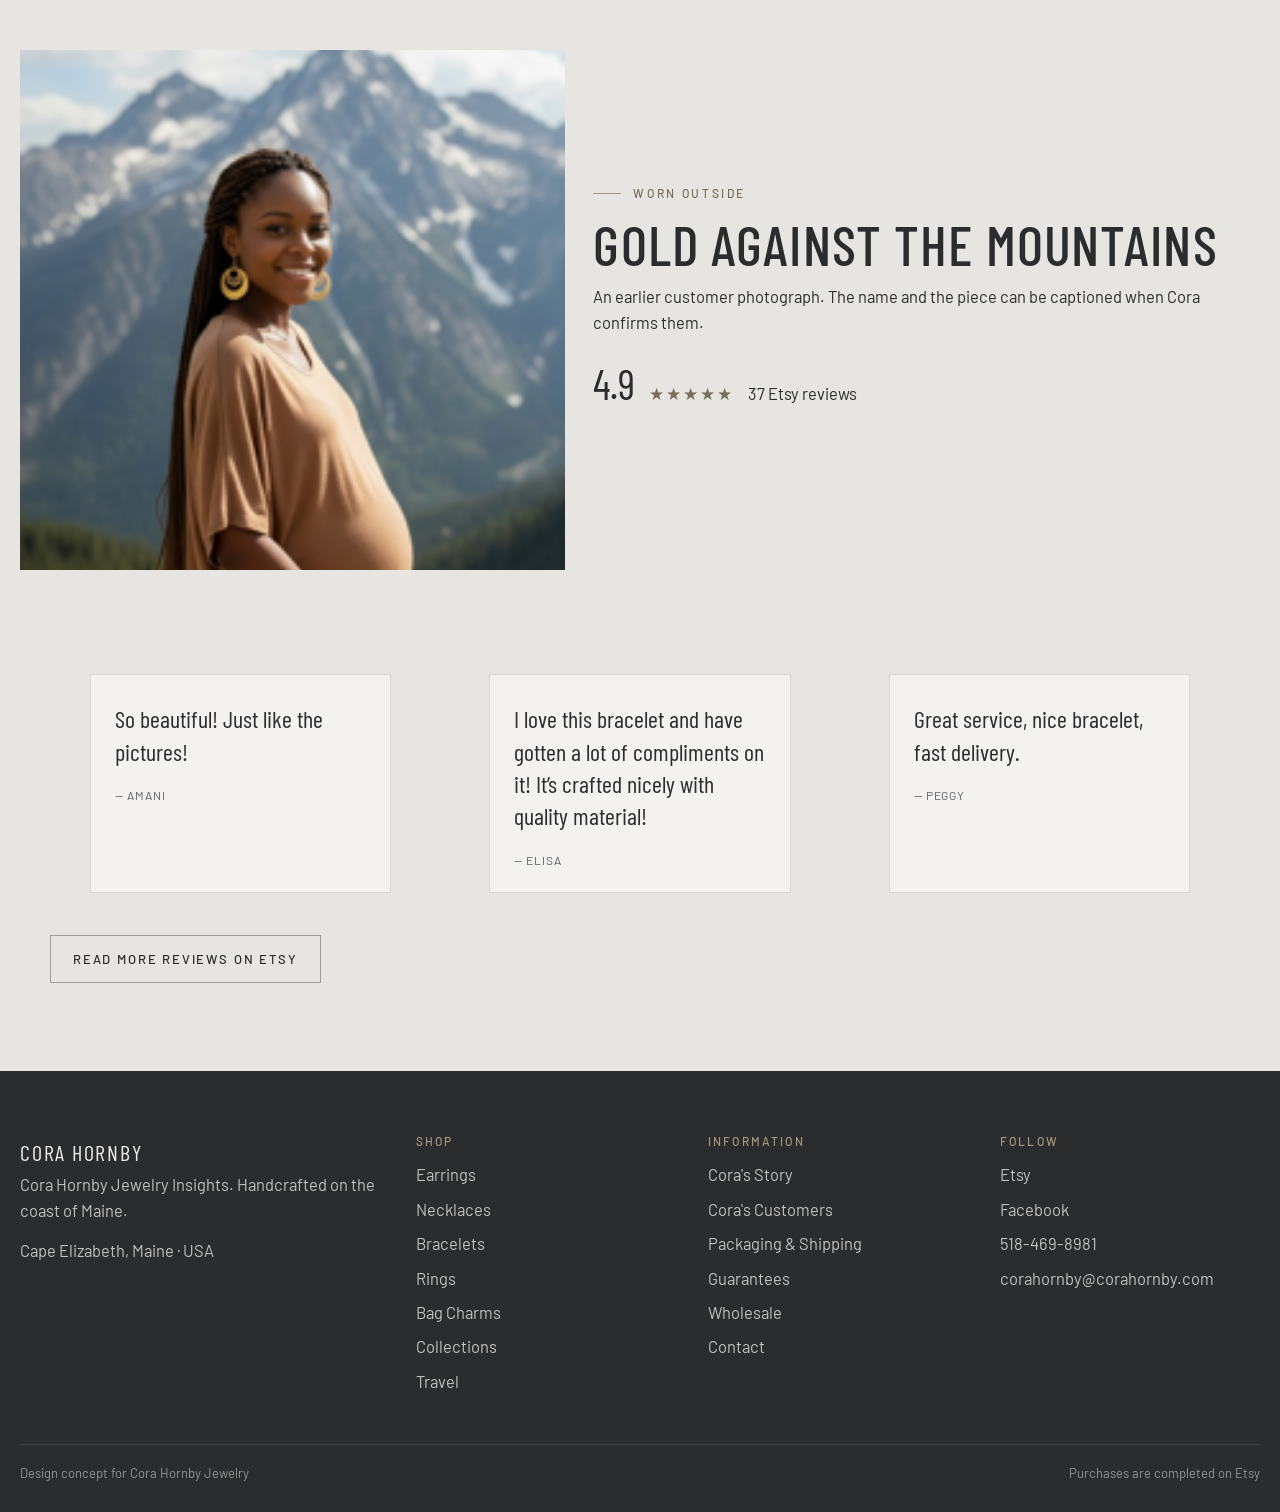
<file: customers.html>
<!DOCTYPE html>
<html lang="en">
<head>
  <meta charset="utf-8">
  <meta name="viewport" content="width=device-width, initial-scale=1">
  <title>Cora's Customers | Cora Hornby Jewelry</title>
  <meta name="description" content="Photos and words from people who wear Cora Hornby Jewelry.">
  <link rel="preconnect" href="https://fonts.googleapis.com">
  <link rel="preconnect" href="https://fonts.gstatic.com" crossorigin>
  <link href="https://fonts.googleapis.com/css2?family=Barlow+Condensed:wght@400;500;600&family=Barlow:wght@400;500;600&display=swap" rel="stylesheet">
  <link rel="stylesheet" href="css/styles.css">
  <link rel="icon" href="favicon.svg" type="image/svg+xml">
</head>
<body>
  <header class="site-header">
    <div class="announce">Handcrafted on the coast of Maine</div>
    <div class="nav-bar">
      <a class="logo" href="index.html"><span class="logo-name">Cora Hornby</span><span class="logo-sub">Jewelry Insights</span></a>
      <button class="nav-toggle" type="button" aria-label="Open menu" aria-expanded="false"><span></span><span></span><span></span></button>
      <div class="nav-panel">
        <nav class="nav" aria-label="Primary">
          <a href="index.html">Home</a>
          <a href="travel.html">Travel</a>
          <a href="collections.html">Collections</a>
          <a href="shop.html">Shop</a>
          <a href="about.html">Story</a>
          <a href="customers.html" aria-current="page">Customers</a>
        </nav>
        <div class="nav-tools">
          <button class="search-btn" type="button" aria-expanded="false">Search</button>
          <a class="btn" href="https://www.etsy.com/shop/CoraHornbyJewelry" target="_blank" rel="noopener">Shop Etsy</a>
        </div>
      </div>
    </div>
    <div class="search-panel" hidden>
      <div class="search-inner">
        <label class="eyebrow" for="search-input">Search the collection</label>
        <input id="search-input" type="search" placeholder="Try jade, citrine, Greece, pearls…">
        <div id="search-results" class="search-results"></div>
      </div>
    </div>
  </header>
  <main>
    <div class="wrap-wide page-hero">
      <p class="eyebrow">Cora's customers</p>
      <h1>Out in the world, on actual people</h1>
      <p class="lede">People wearing the jewelry at craft shows, plus a few words from the Etsy reviews. Names are left off the photographs until Cora adds them.</p>
    </div>
    <section class="section" style="padding-top: 0;">
      <div class="wrap-wide">
        <div class="wear-grid">
          <figure>
            <img src="images/customers/spiral-pendant.jpg" alt="A woman at a craft show wearing a spiral silver pendant and turquoise drops">
            <figcaption>Spiral pendant and turquoise drops.</figcaption>
          </figure>
          <figure>
            <img src="images/customers/gold-chain-booth.jpg" alt="A man at the Cora Hornby booth wearing a gold chain and several rings">
            <figcaption>Gold chain and rings, at the booth.</figcaption>
          </figure>
          <figure>
            <img src="images/customers/copper-clasp.jpg" alt="A leather necklace with an ornate copper clasp">
            <figcaption>Leather cord, copper clasp.</figcaption>
          </figure>
          <figure>
            <img src="images/customers/gold-triangle-earring.jpg" alt="A hammered gold earring with a triangle and a small stone">
            <figcaption>Hammered gold, triangle, and stone.</figcaption>
          </figure>
          <figure>
            <img src="images/customers/oval-drops.jpg" alt="Oval drop earrings worn with sunglasses">
            <figcaption>Oval drops.</figcaption>
          </figure>
          <figure>
            <img src="images/customers/purple-drop.jpg" alt="A silver drop earring with a purple stone">
            <figcaption>Silver drop with a purple stone.</figcaption>
          </figure>
          <figure>
            <img src="images/customers/white-stone-ring.jpg" alt="A white stone ring worn at a craft show">
            <figcaption>White stone ring.</figcaption>
          </figure>
          <figure>
            <img src="images/customers/stacked-rings.jpg" alt="Stacked silver and gold rings and a small hoop earring">
            <figcaption>Stacked rings and a small hoop.</figcaption>
          </figure>
          <figure>
            <img src="images/customers/beaded-necklace.jpg" alt="A beaded necklace worn at a craft show">
            <figcaption>Beaded necklace.</figcaption>
          </figure>
          <figure>
            <img src="images/customers/coin-pearl-bracelet.jpg" alt="A coin pearl bracelet on a wrist" style="object-position: center 55%">
            <figcaption>Coin pearl bracelet.</figcaption>
          </figure>
          <figure>
            <img src="images/customers/beaded-bracelet.jpg" alt="A beaded bracelet shown at a craft show">
            <figcaption>Beaded bracelet.</figcaption>
          </figure>
          <figure>
            <img src="images/customers/beaded-bracelet-show.jpg" alt="A beaded bracelet held up at a craft show">
            <figcaption>Another bracelet from a show.</figcaption>
          </figure>
        </div>
      </div>
    </section>
    <section class="section" style="padding-top: 0;">
      <div class="wrap-wide customer-feature">
        <img src="images/vision/customer-mountains.png" alt="A customer wearing large gold earrings, standing in the mountains">
        <div>
          <p class="eyebrow">Worn outside</p>
          <h2>Gold against the mountains</h2>
          <p>An earlier customer photograph. The name and the piece can be captioned when Cora confirms them.</p>
          <div class="rating-row">
            <strong>4.9</strong>
            <span class="stars" aria-label="4.9 out of 5 stars">★★★★★</span>
            <span>37 Etsy reviews</span>
          </div>
        </div>
      </div>
    </section>
    <section class="section" style="padding-top: 0;">
      <div class="wrap">
        <div class="review-grid">
          <blockquote class="review">
            <q>So beautiful! Just like the pictures!</q>
            <cite>— Amani</cite>
          </blockquote>
          <blockquote class="review">
            <q>I love this bracelet and have gotten a lot of compliments on it! It’s crafted nicely with quality material!</q>
            <cite>— Elisa</cite>
          </blockquote>
          <blockquote class="review">
            <q>Great service, nice bracelet, fast delivery.</q>
            <cite>— Peggy</cite>
          </blockquote>
        </div>
        <div class="btn-row">
          <a class="btn btn-ghost" href="https://www.etsy.com/shop/CoraHornbyJewelry#reviews" target="_blank" rel="noopener">Read more reviews on Etsy</a>
        </div>
      </div>
    </section>
  </main>
  <footer class="site-footer">
    <div class="wrap-wide footer-grid">
      <div>
        <div class="logo-name">Cora Hornby</div>
        <p>Cora Hornby Jewelry Insights. Handcrafted on the coast of Maine.</p>
        <p>Cape Elizabeth, Maine · USA</p>
      </div>
      <div>
        <h3>Shop</h3>
        <ul>
          <li><a href="shop.html#earrings">Earrings</a></li>
          <li><a href="shop.html#necklaces">Necklaces</a></li>
          <li><a href="shop.html#bracelets">Bracelets</a></li>
          <li><a href="shop.html#rings">Rings</a></li>
          <li><a href="shop.html#charms">Bag Charms</a></li>
          <li><a href="collections.html">Collections</a></li>
          <li><a href="travel.html">Travel</a></li>
        </ul>
      </div>
      <div>
        <h3>Information</h3>
        <ul>
          <li><a href="about.html">Cora's Story</a></li>
          <li><a href="customers.html">Cora's Customers</a></li>
          <li><a href="shipping.html">Packaging &amp; Shipping</a></li>
          <li><a href="guarantees.html">Guarantees</a></li>
          <li><a href="wholesale.html">Wholesale</a></li>
          <li><a href="contact.html">Contact</a></li>
        </ul>
      </div>
      <div>
        <h3>Follow</h3>
        <ul>
          <li><a href="https://www.etsy.com/shop/CoraHornbyJewelry" target="_blank" rel="noopener">Etsy</a></li>
          <li><a href="https://www.facebook.com/corahornbyjewelry" target="_blank" rel="noopener">Facebook</a></li>
          <li><a href="tel:5184698981">518-469-8981</a></li>
          <li><a href="mailto:corahornby@corahornby.com">corahornby@corahornby.com</a></li>
        </ul>
      </div>
    </div>
    <div class="wrap-wide footer-base">
      <span>Design concept for Cora Hornby Jewelry</span>
      <span>Purchases are completed on Etsy</span>
    </div>
  </footer>
  <script src="js/site.js"></script>
</body>
</html>
</file>
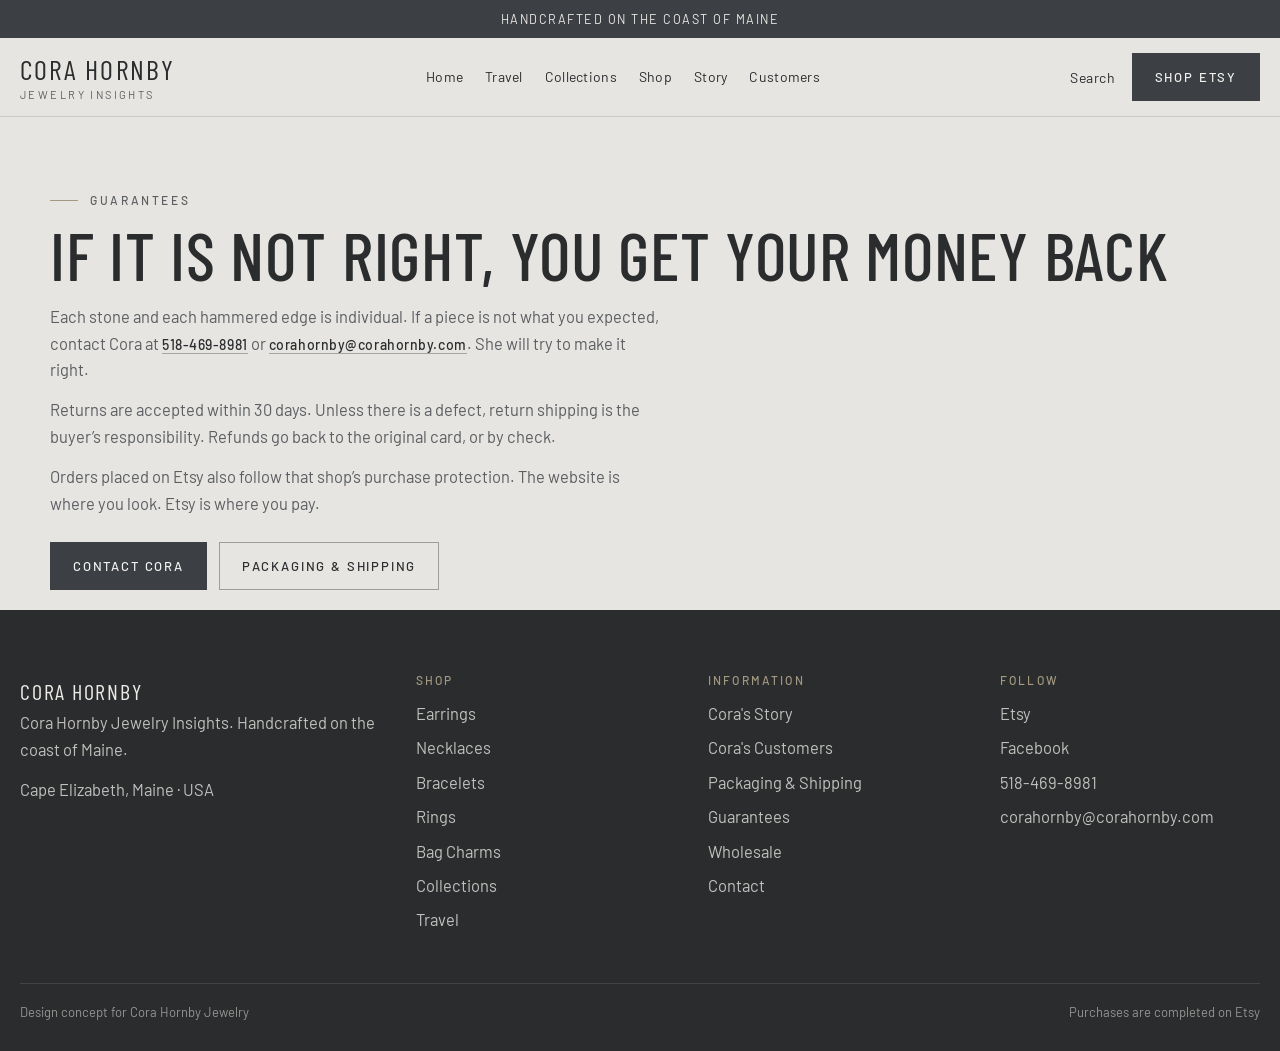
<file: guarantees.html>
<!DOCTYPE html>
<html lang="en">
<head>
  <meta charset="utf-8">
  <meta name="viewport" content="width=device-width, initial-scale=1">
  <title>Guarantees | Cora Hornby Jewelry</title>
  <meta name="description" content="Cora Hornby Jewelry money-back guarantee and 30-day returns.">
  <link rel="preconnect" href="https://fonts.googleapis.com">
  <link rel="preconnect" href="https://fonts.gstatic.com" crossorigin>
  <link href="https://fonts.googleapis.com/css2?family=Barlow+Condensed:wght@400;500;600&family=Barlow:wght@400;500;600&display=swap" rel="stylesheet">
  <link rel="stylesheet" href="css/styles.css">
  <link rel="icon" href="favicon.svg" type="image/svg+xml">
</head>
<body>
  <header class="site-header">
    <div class="announce">Handcrafted on the coast of Maine</div>
    <div class="nav-bar">
      <a class="logo" href="index.html"><span class="logo-name">Cora Hornby</span><span class="logo-sub">Jewelry Insights</span></a>
      <button class="nav-toggle" type="button" aria-label="Open menu" aria-expanded="false"><span></span><span></span><span></span></button>
      <div class="nav-panel">
        <nav class="nav" aria-label="Primary">
          <a href="index.html">Home</a>
          <a href="travel.html">Travel</a>
          <a href="collections.html">Collections</a>
          <a href="shop.html">Shop</a>
          <a href="about.html">Story</a>
          <a href="customers.html">Customers</a>
        </nav>
        <div class="nav-tools">
          <button class="search-btn" type="button" aria-expanded="false">Search</button>
          <a class="btn" href="https://www.etsy.com/shop/CoraHornbyJewelry" target="_blank" rel="noopener">Shop Etsy</a>
        </div>
      </div>
    </div>
    <div class="search-panel" hidden>
      <div class="search-inner">
        <label class="eyebrow" for="search-input">Search the collection</label>
        <input id="search-input" type="search" placeholder="Try jade, citrine, Greece, pearls…">
        <div id="search-results" class="search-results"></div>
      </div>
    </div>
  </header>
  <main>
    <div class="wrap page-hero policy">
      <p class="eyebrow">Guarantees</p>
      <h1>If it is not right, you get your money back</h1>
      <p>Each stone and each hammered edge is individual. If a piece is not what you expected, contact Cora at <a class="text-link" href="tel:5184698981">518-469-8981</a> or <a class="text-link" href="mailto:corahornby@corahornby.com">corahornby@corahornby.com</a>. She will try to make it right.</p>
      <p>Returns are accepted within 30 days. Unless there is a defect, return shipping is the buyer’s responsibility. Refunds go back to the original card, or by check.</p>
      <p>Orders placed on Etsy also follow that shop’s purchase protection. The website is where you look. Etsy is where you pay.</p>
      <div class="btn-row">
        <a class="btn" href="contact.html">Contact Cora</a>
        <a class="btn btn-ghost" href="shipping.html">Packaging &amp; shipping</a>
      </div>
    </div>
  </main>
  <footer class="site-footer">
    <div class="wrap-wide footer-grid">
      <div>
        <div class="logo-name">Cora Hornby</div>
        <p>Cora Hornby Jewelry Insights. Handcrafted on the coast of Maine.</p>
        <p>Cape Elizabeth, Maine · USA</p>
      </div>
      <div>
        <h3>Shop</h3>
        <ul>
          <li><a href="shop.html#earrings">Earrings</a></li>
          <li><a href="shop.html#necklaces">Necklaces</a></li>
          <li><a href="shop.html#bracelets">Bracelets</a></li>
          <li><a href="shop.html#rings">Rings</a></li>
          <li><a href="shop.html#charms">Bag Charms</a></li>
          <li><a href="collections.html">Collections</a></li>
          <li><a href="travel.html">Travel</a></li>
        </ul>
      </div>
      <div>
        <h3>Information</h3>
        <ul>
          <li><a href="about.html">Cora's Story</a></li>
          <li><a href="customers.html">Cora's Customers</a></li>
          <li><a href="shipping.html">Packaging &amp; Shipping</a></li>
          <li><a href="guarantees.html">Guarantees</a></li>
          <li><a href="wholesale.html">Wholesale</a></li>
          <li><a href="contact.html">Contact</a></li>
        </ul>
      </div>
      <div>
        <h3>Follow</h3>
        <ul>
          <li><a href="https://www.etsy.com/shop/CoraHornbyJewelry" target="_blank" rel="noopener">Etsy</a></li>
          <li><a href="https://www.facebook.com/corahornbyjewelry" target="_blank" rel="noopener">Facebook</a></li>
          <li><a href="tel:5184698981">518-469-8981</a></li>
          <li><a href="mailto:corahornby@corahornby.com">corahornby@corahornby.com</a></li>
        </ul>
      </div>
    </div>
    <div class="wrap-wide footer-base">
      <span>Design concept for Cora Hornby Jewelry</span>
      <span>Purchases are completed on Etsy</span>
    </div>
  </footer>
  <script src="js/site.js"></script>
</body>
</html>
</file>
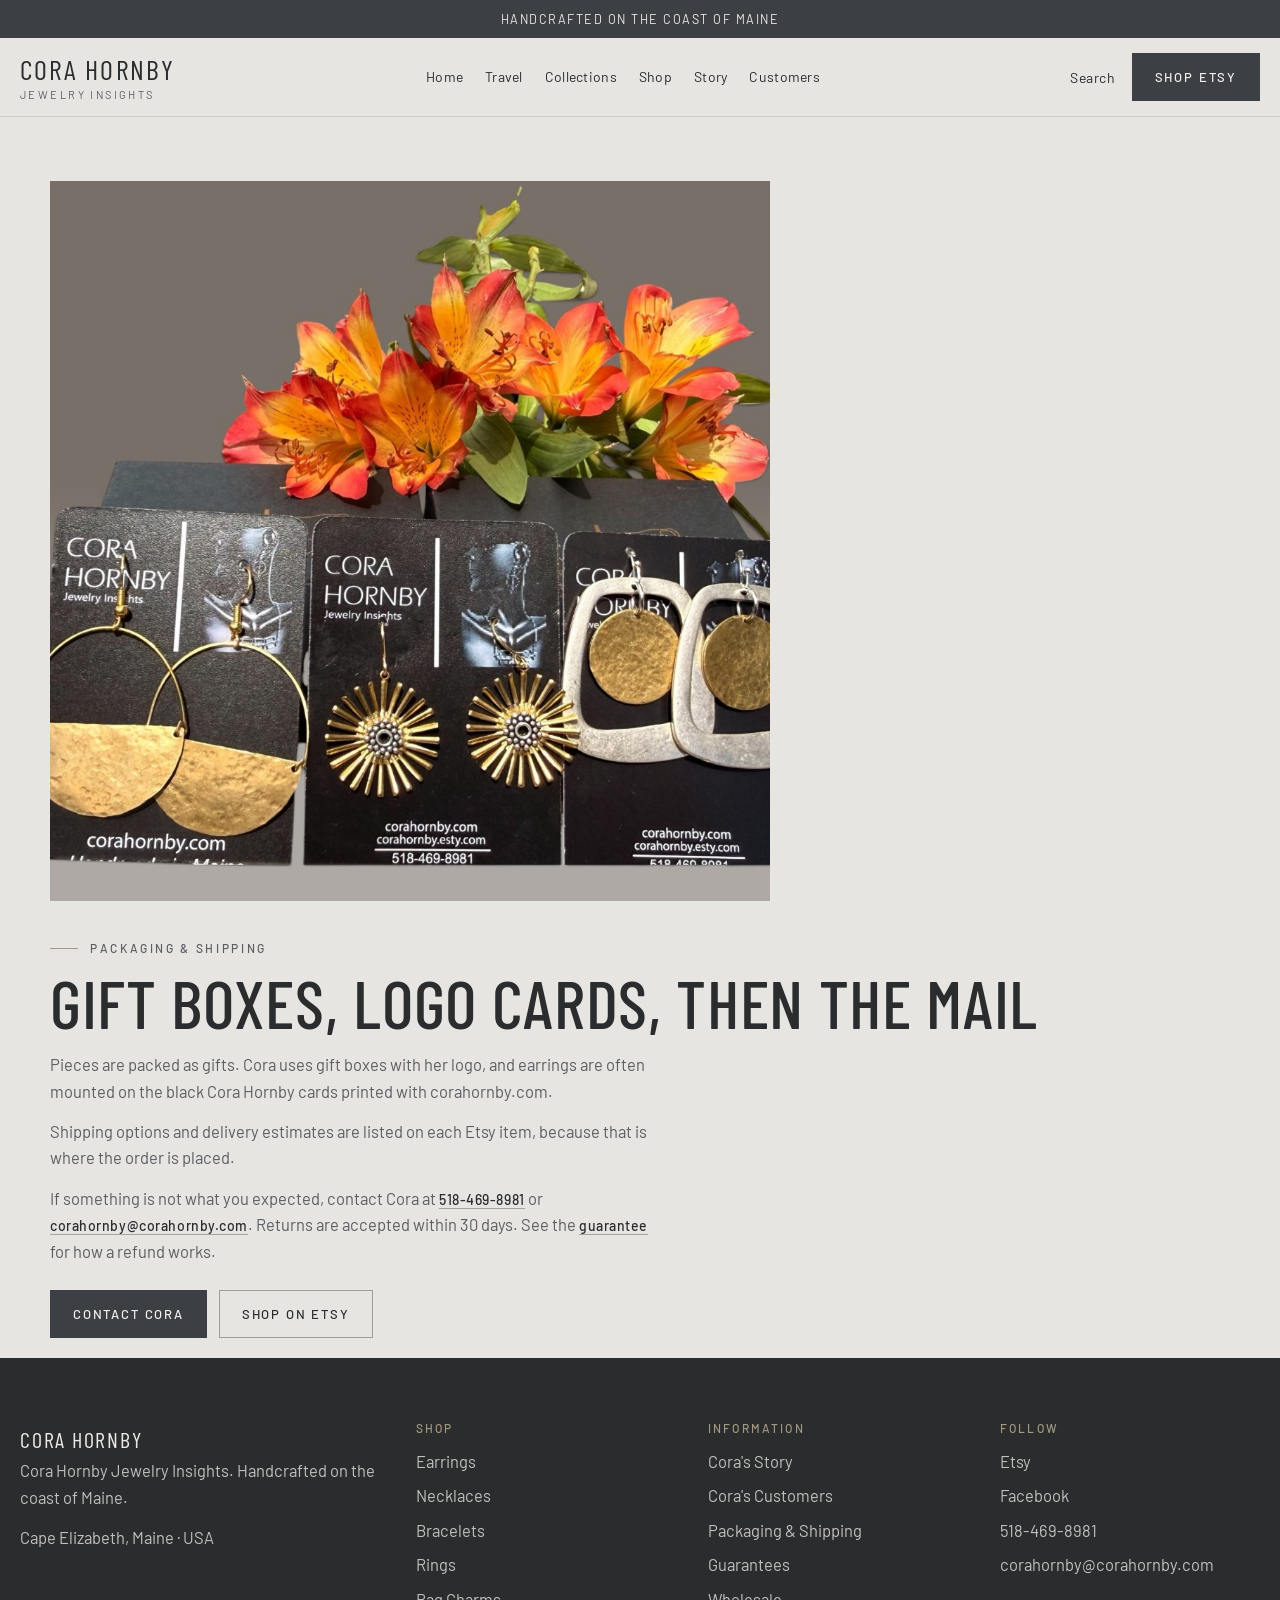
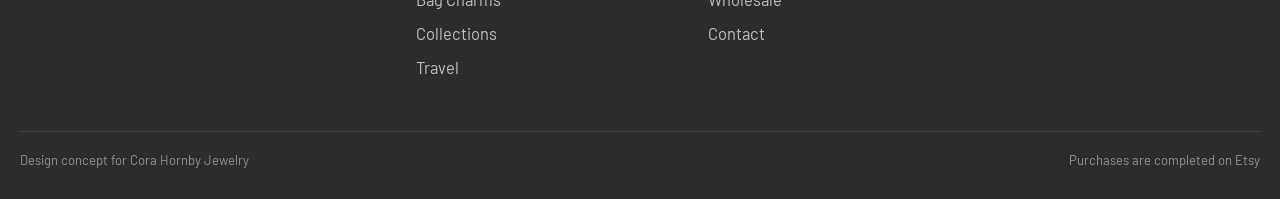
<file: shipping.html>
<!DOCTYPE html>
<html lang="en">
<head>
  <meta charset="utf-8">
  <meta name="viewport" content="width=device-width, initial-scale=1">
  <title>Shipping &amp; Returns | Cora Hornby Jewelry</title>
  <meta name="description" content="Shipping and returns for Cora Hornby Jewelry.">
  <link rel="preconnect" href="https://fonts.googleapis.com">
  <link rel="preconnect" href="https://fonts.gstatic.com" crossorigin>
  <link href="https://fonts.googleapis.com/css2?family=Barlow+Condensed:wght@400;500;600&family=Barlow:wght@400;500;600&display=swap" rel="stylesheet">
  <link rel="stylesheet" href="css/styles.css">
  <link rel="icon" href="favicon.svg" type="image/svg+xml">
</head>
<body>
  <header class="site-header">
    <div class="announce">Handcrafted on the coast of Maine</div>
    <div class="nav-bar">
      <a class="logo" href="index.html"><span class="logo-name">Cora Hornby</span><span class="logo-sub">Jewelry Insights</span></a>
      <button class="nav-toggle" type="button" aria-label="Open menu" aria-expanded="false"><span></span><span></span><span></span></button>
      <div class="nav-panel">
        <nav class="nav" aria-label="Primary">
          <a href="index.html">Home</a>
          <a href="travel.html">Travel</a>
          <a href="collections.html">Collections</a>
          <a href="shop.html">Shop</a>
          <a href="about.html">Story</a>
          <a href="customers.html">Customers</a>
        </nav>
        <div class="nav-tools">
          <button class="search-btn" type="button" aria-expanded="false">Search</button>
          <a class="btn" href="https://www.etsy.com/shop/CoraHornbyJewelry" target="_blank" rel="noopener">Shop Etsy</a>
        </div>
      </div>
    </div>
    <div class="search-panel" hidden>
      <div class="search-inner">
        <label class="eyebrow" for="search-input">Search the collection</label>
        <input id="search-input" type="search" placeholder="Try jade, citrine, bracelet, pearl…">
        <div id="search-results" class="search-results"></div>
      </div>
    </div>
  </header>
  <main>
    <div class="wrap page-hero policy">
      <img src="images/vision/display-lilies.jpg" alt="Earrings mounted on black Cora Hornby logo cards" style="width: min(720px, 100%); margin-bottom: 28px;">
      <p class="eyebrow">Packaging &amp; shipping</p>
      <h1>Gift boxes, logo cards, then the mail</h1>
      <p>Pieces are packed as gifts. Cora uses gift boxes with her logo, and earrings are often mounted on the black Cora Hornby cards printed with corahornby.com.</p>
      <p>Shipping options and delivery estimates are listed on each Etsy item, because that is where the order is placed.</p>
      <p>If something is not what you expected, contact Cora at <a class="text-link" href="tel:5184698981">518-469-8981</a> or <a class="text-link" href="mailto:corahornby@corahornby.com">corahornby@corahornby.com</a>. Returns are accepted within 30 days. See the <a class="text-link" href="guarantees.html">guarantee</a> for how a refund works.</p>
      <div class="btn-row">
        <a class="btn" href="contact.html">Contact Cora</a>
        <a class="btn btn-ghost" href="https://www.etsy.com/shop/CoraHornbyJewelry" target="_blank" rel="noopener">Shop on Etsy</a>
      </div>
    </div>
  </main>
  <footer class="site-footer">
    <div class="wrap-wide footer-grid">
      <div>
        <div class="logo-name">Cora Hornby</div>
        <p>Cora Hornby Jewelry Insights. Handcrafted on the coast of Maine.</p>
        <p>Cape Elizabeth, Maine · USA</p>
      </div>
      <div>
        <h3>Shop</h3>
        <ul>
          <li><a href="shop.html#earrings">Earrings</a></li>
          <li><a href="shop.html#necklaces">Necklaces</a></li>
          <li><a href="shop.html#bracelets">Bracelets</a></li>
          <li><a href="shop.html#rings">Rings</a></li>
          <li><a href="shop.html#charms">Bag Charms</a></li>
          <li><a href="collections.html">Collections</a></li>
          <li><a href="travel.html">Travel</a></li>
        </ul>
      </div>
      <div>
        <h3>Information</h3>
        <ul>
          <li><a href="about.html">Cora's Story</a></li>
          <li><a href="customers.html">Cora's Customers</a></li>
          <li><a href="shipping.html">Packaging &amp; Shipping</a></li>
          <li><a href="guarantees.html">Guarantees</a></li>
          <li><a href="wholesale.html">Wholesale</a></li>
          <li><a href="contact.html">Contact</a></li>
        </ul>
      </div>
      <div>
        <h3>Follow</h3>
        <ul>
          <li><a href="https://www.etsy.com/shop/CoraHornbyJewelry" target="_blank" rel="noopener">Etsy</a></li>
          <li><a href="https://www.facebook.com/corahornbyjewelry" target="_blank" rel="noopener">Facebook</a></li>
          <li><a href="tel:5184698981">518-469-8981</a></li>
          <li><a href="mailto:corahornby@corahornby.com">corahornby@corahornby.com</a></li>
        </ul>
      </div>
    </div>
    <div class="wrap-wide footer-base">
      <span>Design concept for Cora Hornby Jewelry</span>
      <span>Purchases are completed on Etsy</span>
    </div>
  </footer>
  <script src="js/site.js"></script>
</body>
</html>
</file>
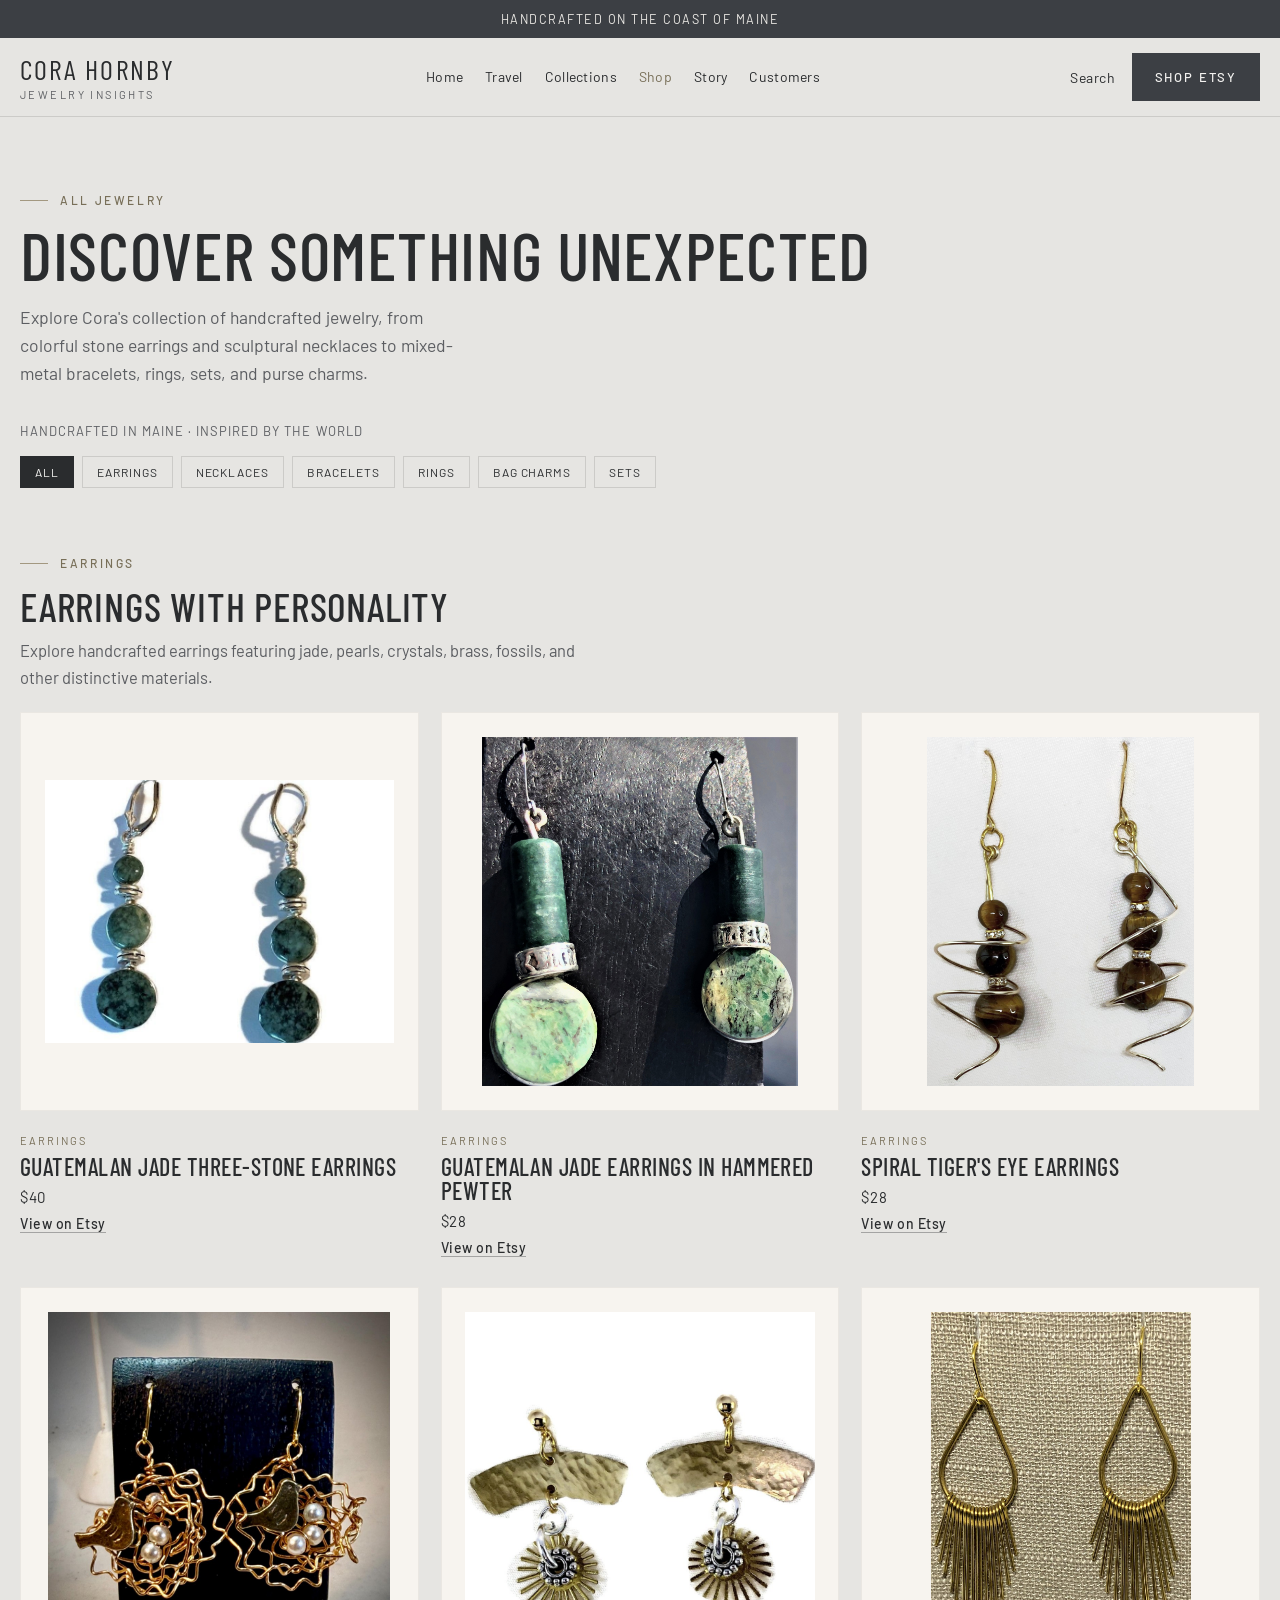
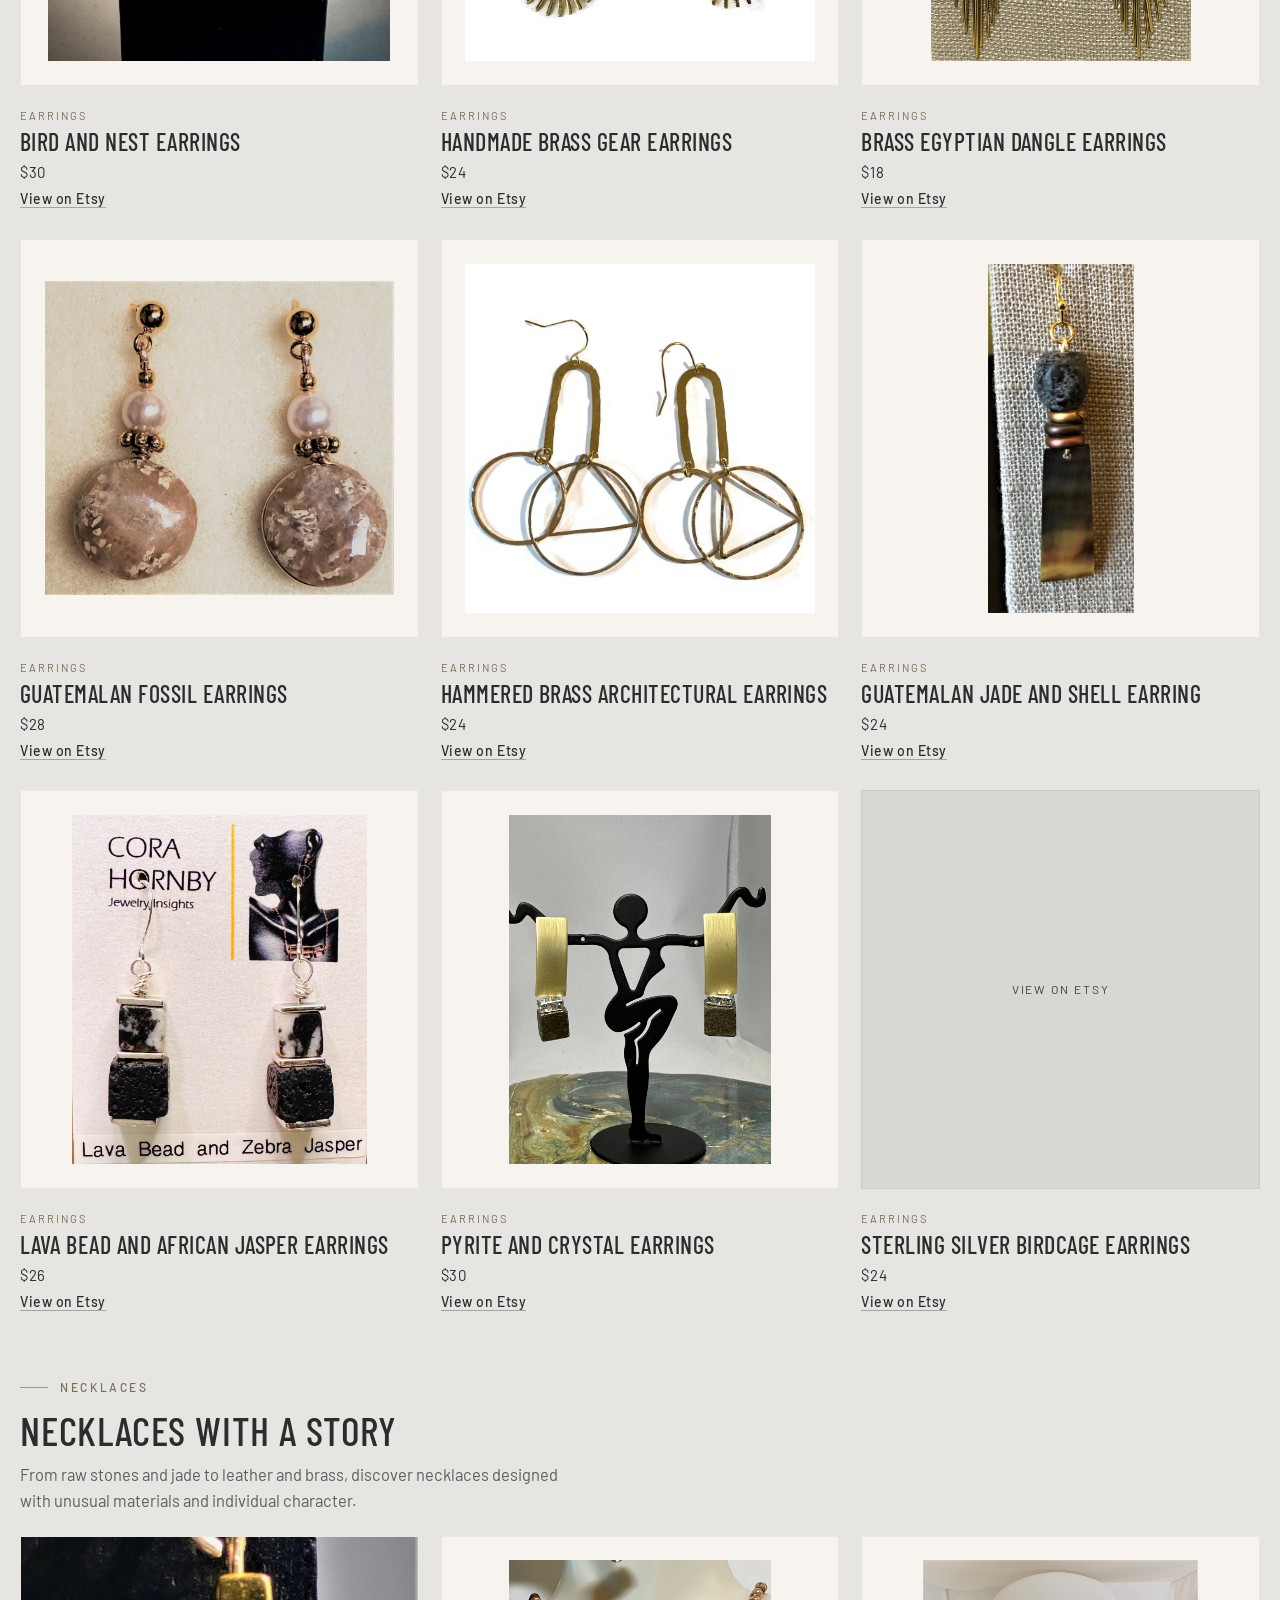
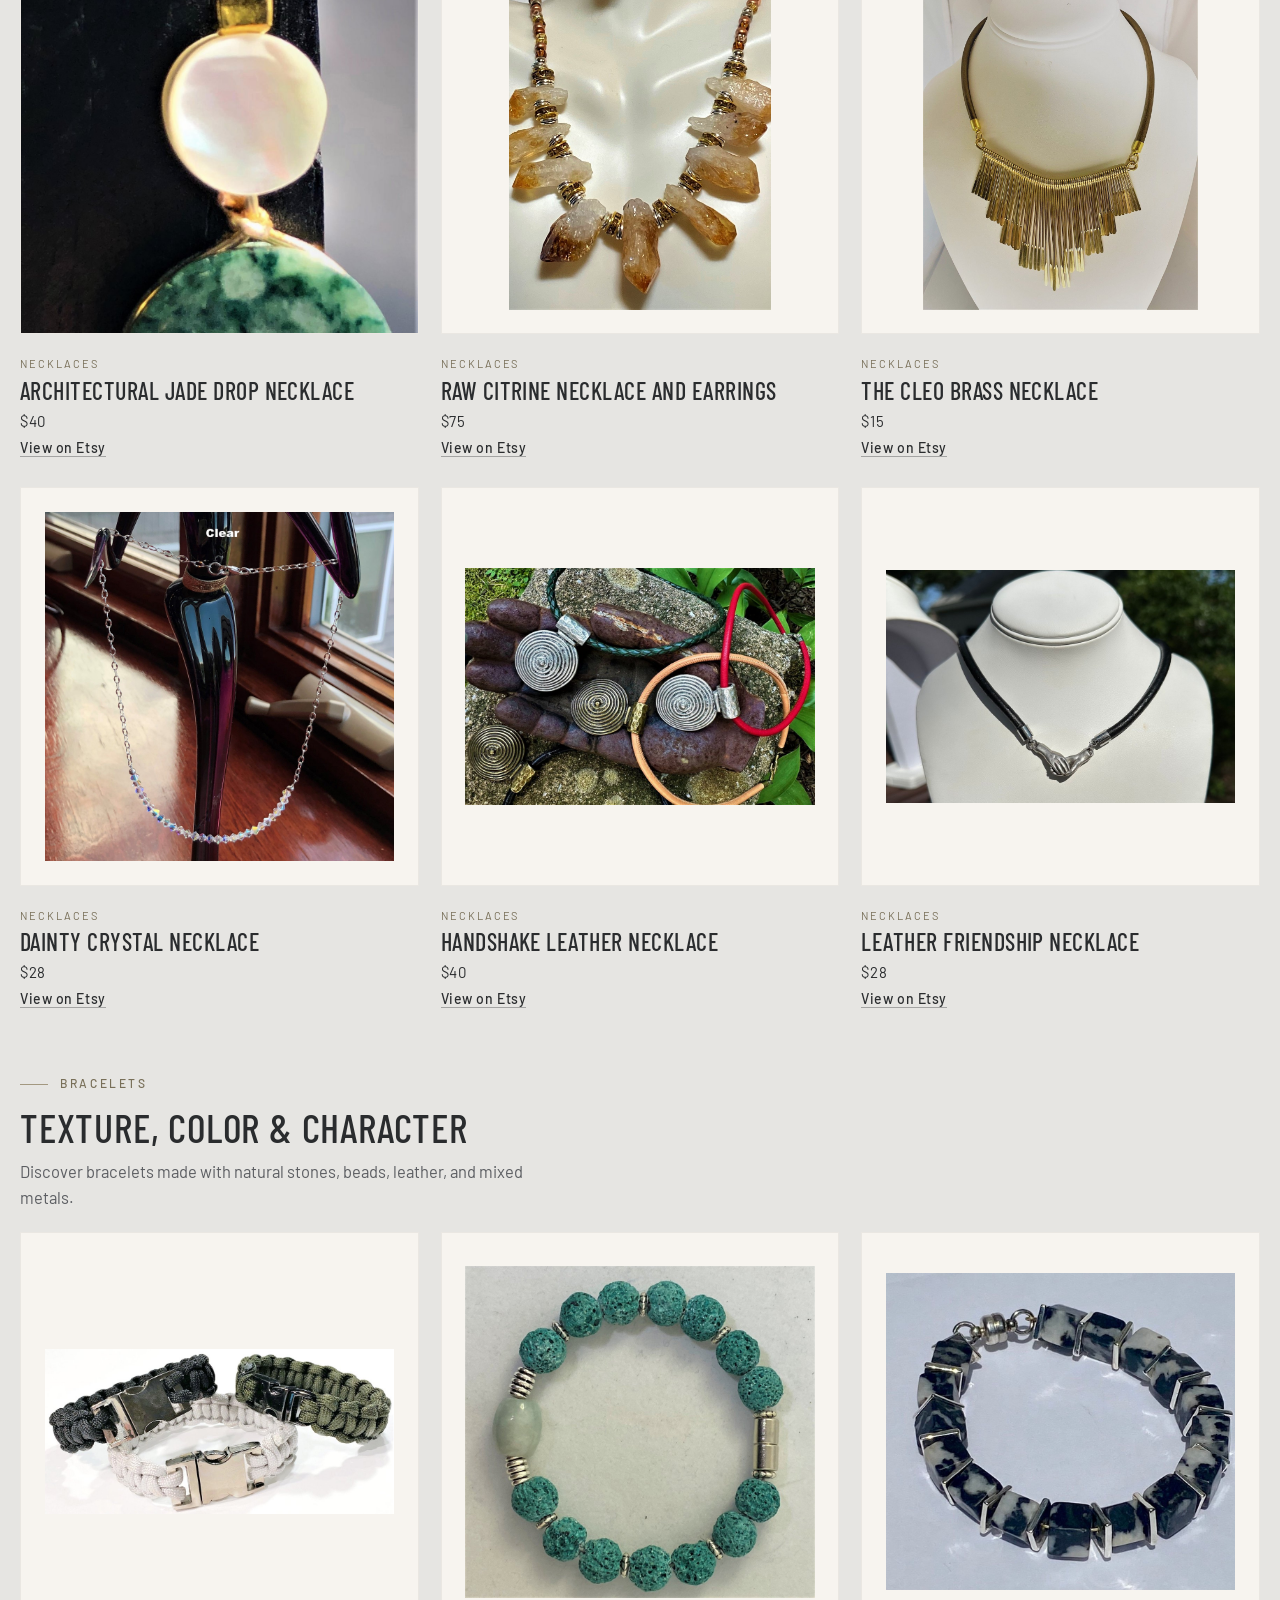
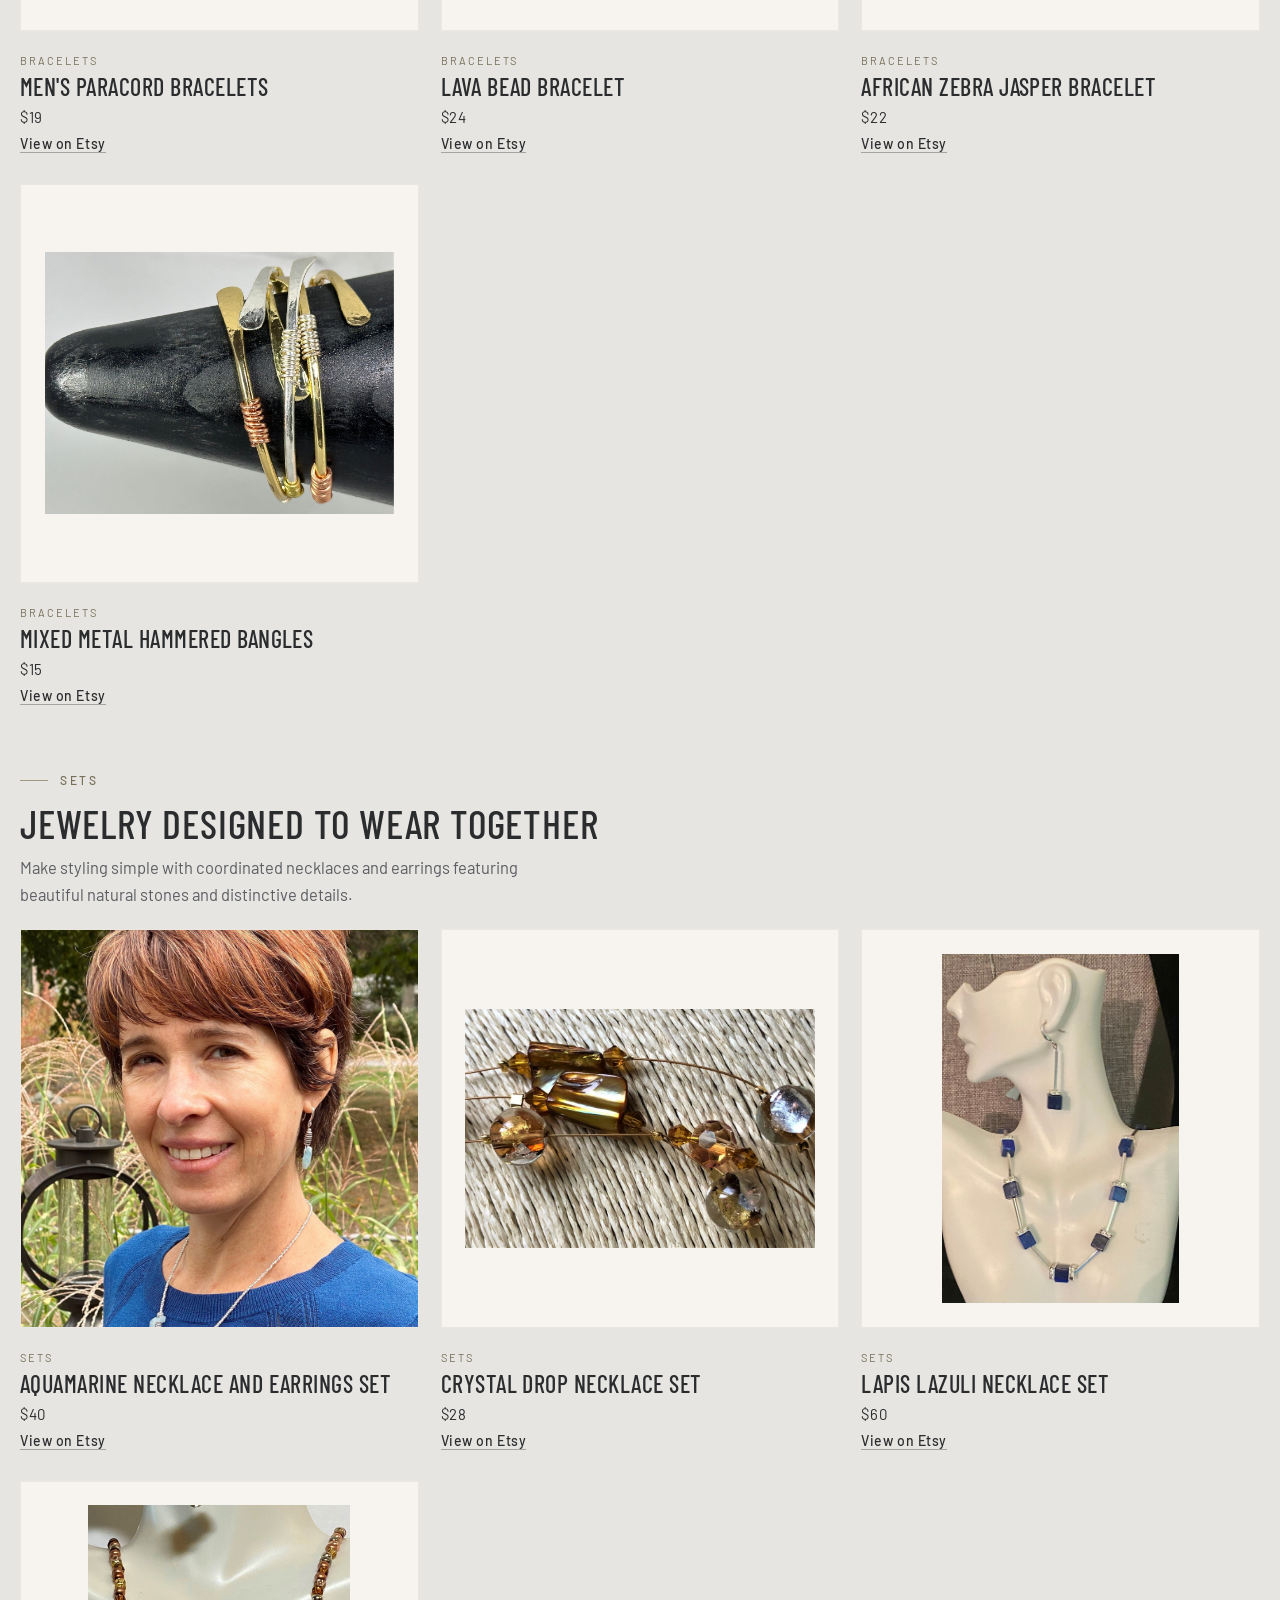
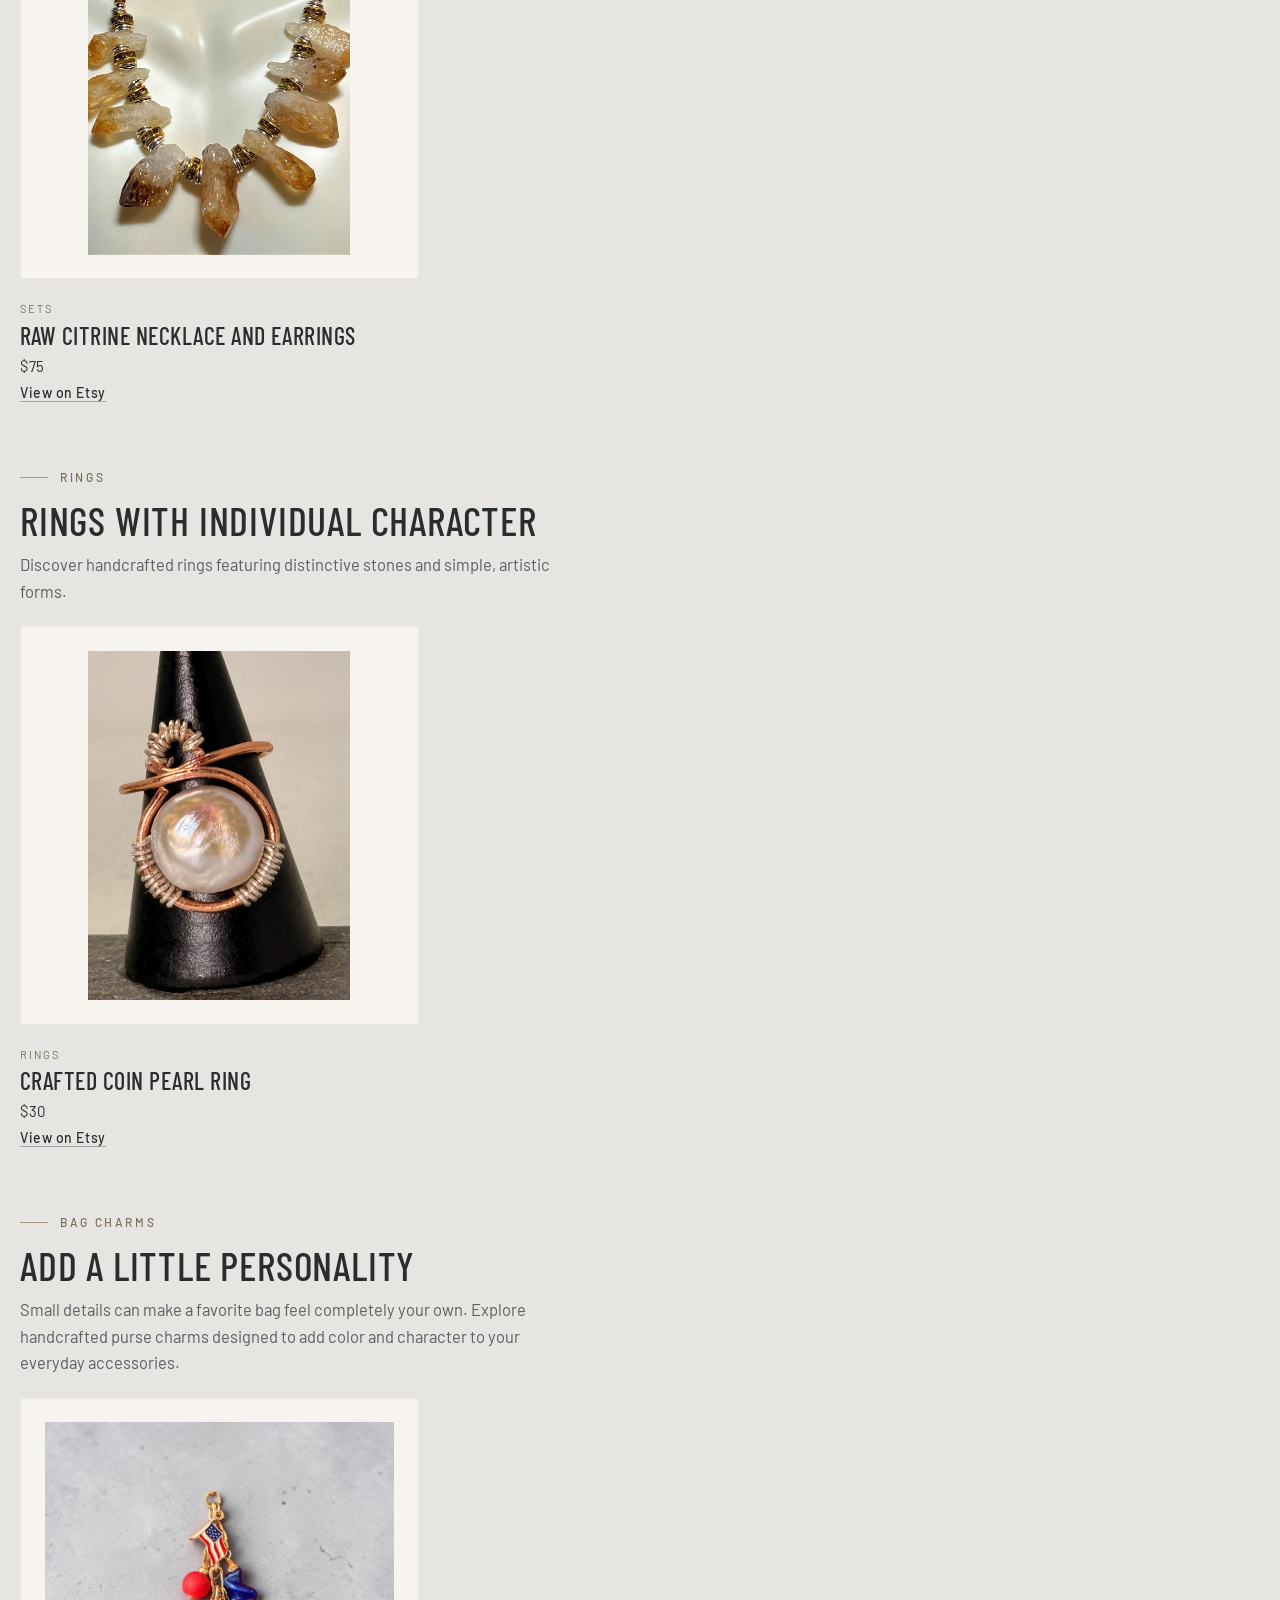
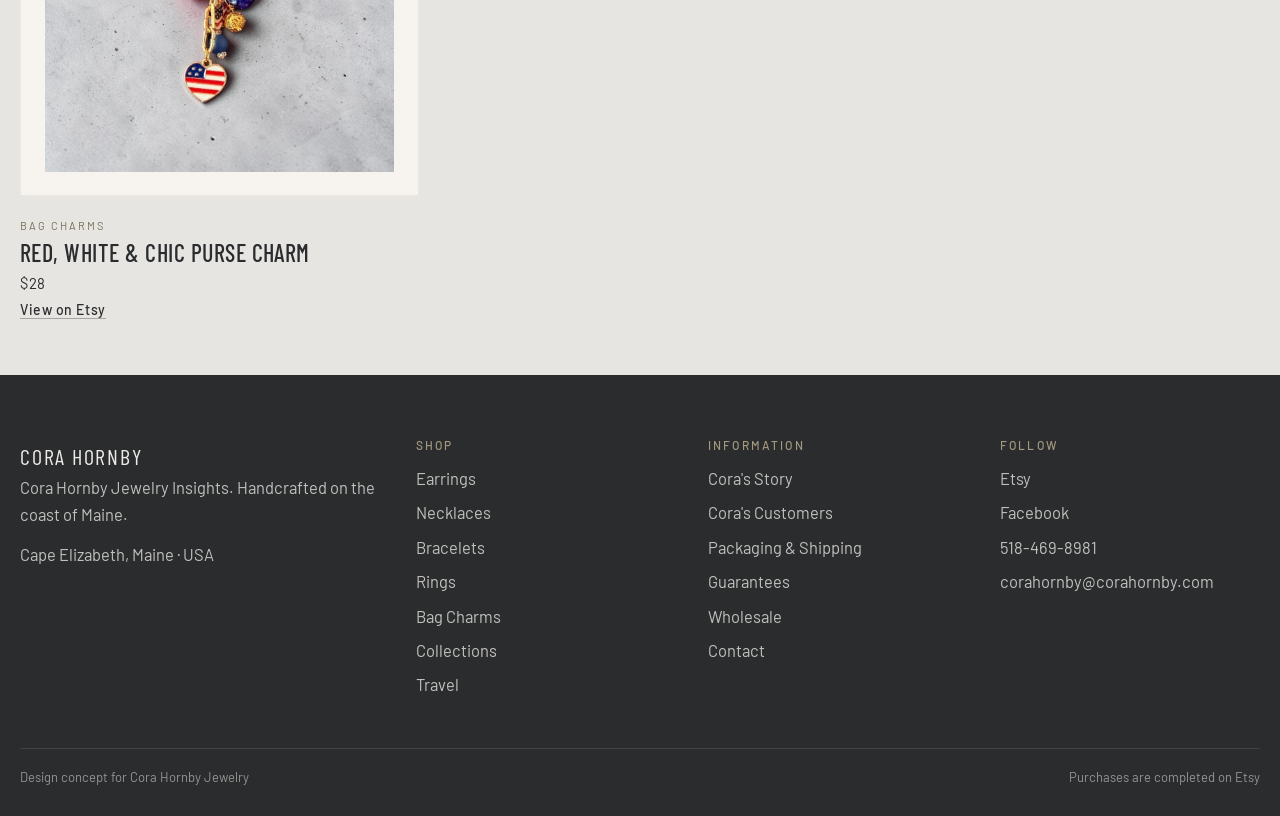
<file: shop.html>
<!DOCTYPE html>
<html lang="en">
<head>
  <meta charset="utf-8">
  <meta name="viewport" content="width=device-width, initial-scale=1">
  <title>Shop | Cora Hornby Jewelry</title>
  <meta name="description" content="Explore Cora Hornby's handcrafted earrings, necklaces, bracelets, rings, sets, and purse charms.">
  <link rel="preconnect" href="https://fonts.googleapis.com">
  <link rel="preconnect" href="https://fonts.gstatic.com" crossorigin>
  <link href="https://fonts.googleapis.com/css2?family=Barlow+Condensed:wght@400;500;600&family=Barlow:wght@400;500;600&display=swap" rel="stylesheet">
  <link rel="stylesheet" href="css/styles.css">
  <link rel="icon" href="favicon.svg" type="image/svg+xml">
</head>
<body>
  <header class="site-header">
    <div class="announce">Handcrafted on the coast of Maine</div>
    <div class="nav-bar">
      <a class="logo" href="index.html">
        <span class="logo-name">Cora Hornby</span>
        <span class="logo-sub">Jewelry Insights</span>
      </a>
      <button class="nav-toggle" type="button" aria-label="Open menu" aria-expanded="false"><span></span><span></span><span></span></button>
      <div class="nav-panel">
        <nav class="nav" aria-label="Primary">
          <a href="index.html">Home</a>
          <a href="travel.html">Travel</a>
          <a href="collections.html">Collections</a>
          <a href="shop.html" aria-current="page">Shop</a>
          <a href="about.html">Story</a>
          <a href="customers.html">Customers</a>
        </nav>
        <div class="nav-tools">
          <button class="search-btn" type="button" aria-expanded="false">Search</button>
          <a class="btn" href="https://www.etsy.com/shop/CoraHornbyJewelry" target="_blank" rel="noopener">Shop Etsy</a>
        </div>
      </div>
    </div>
    <div class="search-panel" hidden>
      <div class="search-inner">
        <label class="eyebrow" for="search-input">Search the collection</label>
        <input id="search-input" type="search" placeholder="Try jade, citrine, bracelet, pearl…">
        <div id="search-results" class="search-results"></div>
      </div>
    </div>
  </header>

  <main>
    <div class="wrap-wide page-hero">
      <p class="eyebrow">All jewelry</p>
      <h1>Discover Something Unexpected</h1>
      <p class="lede">Explore Cora's collection of handcrafted jewelry, from colorful stone earrings and sculptural necklaces to mixed-metal bracelets, rings, sets, and purse charms.</p>
      <p class="hero-note">Handcrafted in Maine · Inspired by the World</p>
      <div class="filters" role="toolbar" aria-label="Filter by category">
        <button type="button" data-filter="all" aria-pressed="true">All</button>
        <button type="button" data-filter="earrings" aria-pressed="false">Earrings</button>
        <button type="button" data-filter="necklaces" aria-pressed="false">Necklaces</button>
        <button type="button" data-filter="bracelets" aria-pressed="false">Bracelets</button>
        <button type="button" data-filter="rings" aria-pressed="false">Rings</button>
        <button type="button" data-filter="charms" aria-pressed="false">Bag Charms</button>
        <button type="button" data-filter="sets" aria-pressed="false">Sets</button>
      </div>
    </div>

    <div class="wrap-wide">
      <section class="shop-group" id="earrings">
        <p class="eyebrow">Earrings</p>
        <h2>Earrings With Personality</h2>
        <p class="group-intro">Explore handcrafted earrings featuring jade, pearls, crystals, brass, fossils, and other distinctive materials.</p>
        <div class="product-grid">
          <article class="product-card" id="jade-three-stone" data-cat="earrings">
            <a class="product-photo" href="https://www.etsy.com/shop/CoraHornbyJewelry?search_query=Guatemalan%20Jade%20Three-Stone%20Earrings" target="_blank" rel="noopener"><img src="images/products/guatemalan-jade-three-stone-earrings.jpg" alt="Guatemalan jade three-stone earrings"></a>
            <div class="product-meta"><span class="product-cat">Earrings</span><h3>Guatemalan Jade Three-Stone Earrings</h3><div class="price">$40</div><a class="text-link" href="https://www.etsy.com/shop/CoraHornbyJewelry?search_query=Guatemalan%20Jade%20Three-Stone%20Earrings" target="_blank" rel="noopener">View on Etsy</a></div>
          </article>
          <article class="product-card" id="jade-pewter" data-cat="earrings">
            <a class="product-photo" href="https://www.etsy.com/shop/CoraHornbyJewelry?search_query=Guatemalan%20Jade%20Earrings%20Pewter" target="_blank" rel="noopener"><img src="images/products/guatemalan-jade-earrings.jpg" alt="Guatemalan jade earrings"></a>
            <div class="product-meta"><span class="product-cat">Earrings</span><h3>Guatemalan Jade Earrings in Hammered Pewter</h3><div class="price">$28</div><a class="text-link" href="https://www.etsy.com/shop/CoraHornbyJewelry?search_query=Guatemalan%20Jade%20Earrings%20Pewter" target="_blank" rel="noopener">View on Etsy</a></div>
          </article>
          <article class="product-card" id="tigers-eye" data-cat="earrings">
            <a class="product-photo" href="https://www.etsy.com/shop/CoraHornbyJewelry?search_query=Spiral%20Tiger%27s%20Eye%20Earrings" target="_blank" rel="noopener"><img src="images/products/spiral-tigers-eye-earrings.jpg" alt="Spiral tiger's eye earrings"></a>
            <div class="product-meta"><span class="product-cat">Earrings</span><h3>Spiral Tiger's Eye Earrings</h3><div class="price">$28</div><a class="text-link" href="https://www.etsy.com/shop/CoraHornbyJewelry?search_query=Spiral%20Tiger%27s%20Eye%20Earrings" target="_blank" rel="noopener">View on Etsy</a></div>
          </article>
          <article class="product-card" id="bird-nest" data-cat="earrings">
            <a class="product-photo" href="https://www.etsy.com/shop/CoraHornbyJewelry?search_query=Bird%20and%20Nest%20Earrings" target="_blank" rel="noopener"><img src="images/products/bird-and-nest-earrings.jpg" alt="Bird and nest earrings"></a>
            <div class="product-meta"><span class="product-cat">Earrings</span><h3>Bird and Nest Earrings</h3><div class="price">$30</div><a class="text-link" href="https://www.etsy.com/shop/CoraHornbyJewelry?search_query=Bird%20and%20Nest%20Earrings" target="_blank" rel="noopener">View on Etsy</a></div>
          </article>
          <article class="product-card" id="brass-gear" data-cat="earrings">
            <a class="product-photo" href="https://www.etsy.com/shop/CoraHornbyJewelry?search_query=Brass%20Gear%20Earrings" target="_blank" rel="noopener"><img src="images/products/brass-gear-earrings-mixed-metal-statement-jewelry.jpg" alt="Brass gear earrings"></a>
            <div class="product-meta"><span class="product-cat">Earrings</span><h3>Handmade Brass Gear Earrings</h3><div class="price">$24</div><a class="text-link" href="https://www.etsy.com/shop/CoraHornbyJewelry?search_query=Brass%20Gear%20Earrings" target="_blank" rel="noopener">View on Etsy</a></div>
          </article>
          <article class="product-card" id="egyptian" data-cat="earrings">
            <a class="product-photo" href="https://www.etsy.com/shop/CoraHornbyJewelry?search_query=Brass%20Egyptian%20Dangle%20Earrings" target="_blank" rel="noopener"><img src="images/products/brass-egyptian-dangle-earrings.jpg" alt="Brass Egyptian dangle earrings"></a>
            <div class="product-meta"><span class="product-cat">Earrings</span><h3>Brass Egyptian Dangle Earrings</h3><div class="price">$18</div><a class="text-link" href="https://www.etsy.com/shop/CoraHornbyJewelry?search_query=Brass%20Egyptian%20Dangle%20Earrings" target="_blank" rel="noopener">View on Etsy</a></div>
          </article>
          <article class="product-card" id="fossil" data-cat="earrings">
            <a class="product-photo" href="https://www.etsy.com/shop/CoraHornbyJewelry?search_query=Guatemalan%20Fossil%20Earrings" target="_blank" rel="noopener"><img src="images/products/guatemalan-fossil-and-pearl-earrings.jpg" alt="Guatemalan fossil earrings"></a>
            <div class="product-meta"><span class="product-cat">Earrings</span><h3>Guatemalan Fossil Earrings</h3><div class="price">$28</div><a class="text-link" href="https://www.etsy.com/shop/CoraHornbyJewelry?search_query=Guatemalan%20Fossil%20Earrings" target="_blank" rel="noopener">View on Etsy</a></div>
          </article>
          <article class="product-card" id="architectural-earrings" data-cat="earrings">
            <a class="product-photo" href="https://www.etsy.com/shop/CoraHornbyJewelry?search_query=Hammered%20Brass%20Architectural%20Earrings" target="_blank" rel="noopener"><img src="images/products/hammered-brass-architectural-earrings-geometric-dangles.jpg" alt="Hammered brass architectural earrings"></a>
            <div class="product-meta"><span class="product-cat">Earrings</span><h3>Hammered Brass Architectural Earrings</h3><div class="price">$24</div><a class="text-link" href="https://www.etsy.com/shop/CoraHornbyJewelry?search_query=Hammered%20Brass%20Architectural%20Earrings" target="_blank" rel="noopener">View on Etsy</a></div>
          </article>
          <article class="product-card" id="jade-shell" data-cat="earrings">
            <a class="product-photo" href="https://www.etsy.com/shop/CoraHornbyJewelry?search_query=Guatemalan%20Jade%20and%20Shell%20Earring" target="_blank" rel="noopener"><img src="images/products/chinese-jade-and-shell-earrings.jpg" alt="Jade and shell earring"></a>
            <div class="product-meta"><span class="product-cat">Earrings</span><h3>Guatemalan Jade and Shell Earring</h3><div class="price">$24</div><a class="text-link" href="https://www.etsy.com/shop/CoraHornbyJewelry?search_query=Guatemalan%20Jade%20and%20Shell%20Earring" target="_blank" rel="noopener">View on Etsy</a></div>
          </article>
          <article class="product-card" id="lava-jasper-earrings" data-cat="earrings">
            <a class="product-photo" href="https://www.etsy.com/shop/CoraHornbyJewelry?search_query=Lava%20Bead%20and%20African%20Jasper%20Earrings" target="_blank" rel="noopener"><img src="images/products/lava-bead-and-african-jasper-earrings.jpg" alt="Lava bead and African jasper earrings"></a>
            <div class="product-meta"><span class="product-cat">Earrings</span><h3>Lava Bead and African Jasper Earrings</h3><div class="price">$26</div><a class="text-link" href="https://www.etsy.com/shop/CoraHornbyJewelry?search_query=Lava%20Bead%20and%20African%20Jasper%20Earrings" target="_blank" rel="noopener">View on Etsy</a></div>
          </article>
          <article class="product-card" id="pyrite" data-cat="earrings">
            <a class="product-photo" href="https://www.etsy.com/shop/CoraHornbyJewelry?search_query=Pyrite%20and%20Crystal%20Earrings" target="_blank" rel="noopener"><img src="images/products/pyrite-and-crystal-earrings.jpg" alt="Pyrite and crystal earrings"></a>
            <div class="product-meta"><span class="product-cat">Earrings</span><h3>Pyrite and Crystal Earrings</h3><div class="price">$30</div><a class="text-link" href="https://www.etsy.com/shop/CoraHornbyJewelry?search_query=Pyrite%20and%20Crystal%20Earrings" target="_blank" rel="noopener">View on Etsy</a></div>
          </article>
          <article class="product-card" id="birdcage" data-cat="earrings">
            <a class="product-photo pending" href="https://www.etsy.com/shop/CoraHornbyJewelry?search_query=Sterling%20Silver%20Birdcage%20Earrings" target="_blank" rel="noopener">View on Etsy</a>
            <div class="product-meta"><span class="product-cat">Earrings</span><h3>Sterling Silver Birdcage Earrings</h3><div class="price">$24</div><a class="text-link" href="https://www.etsy.com/shop/CoraHornbyJewelry?search_query=Sterling%20Silver%20Birdcage%20Earrings" target="_blank" rel="noopener">View on Etsy</a></div>
          </article>
        </div>
      </section>

      <section class="shop-group" id="necklaces">
        <p class="eyebrow">Necklaces</p>
        <h2>Necklaces With a Story</h2>
        <p class="group-intro">From raw stones and jade to leather and brass, discover necklaces designed with unusual materials and individual character.</p>
        <div class="product-grid">
          <article class="product-card" id="jade-drop" data-cat="necklaces">
            <a class="product-photo cover" href="https://www.etsy.com/shop/CoraHornbyJewelry?search_query=Architectural%20Jade%20Drop%20Necklace" target="_blank" rel="noopener"><img src="images/lifestyle/jade-circle.jpg" alt="Jade drop"></a>
            <div class="product-meta"><span class="product-cat">Necklaces</span><h3>Architectural Jade Drop Necklace</h3><div class="price">$40</div><a class="text-link" href="https://www.etsy.com/shop/CoraHornbyJewelry?search_query=Architectural%20Jade%20Drop%20Necklace" target="_blank" rel="noopener">View on Etsy</a></div>
          </article>
          <article class="product-card" id="citrine-necklace" data-cat="necklaces">
            <a class="product-photo" href="https://www.etsy.com/shop/CoraHornbyJewelry?search_query=Raw%20Citrine%20Necklace" target="_blank" rel="noopener"><img src="images/products/citrine-necklace.jpg" alt="Raw citrine necklace"></a>
            <div class="product-meta"><span class="product-cat">Necklaces</span><h3>Raw Citrine Necklace and Earrings</h3><div class="price">$75</div><a class="text-link" href="https://www.etsy.com/shop/CoraHornbyJewelry?search_query=Raw%20Citrine%20Necklace" target="_blank" rel="noopener">View on Etsy</a></div>
          </article>
          <article class="product-card" id="cleo" data-cat="necklaces">
            <a class="product-photo" href="https://www.etsy.com/shop/CoraHornbyJewelry?search_query=The%20Cleo%20Brass%20Necklace" target="_blank" rel="noopener"><img src="images/products/the-cleo-brass-necklace.jpg" alt="The Cleo brass necklace"></a>
            <div class="product-meta"><span class="product-cat">Necklaces</span><h3>The Cleo Brass Necklace</h3><div class="price">$15</div><a class="text-link" href="https://www.etsy.com/shop/CoraHornbyJewelry?search_query=The%20Cleo%20Brass%20Necklace" target="_blank" rel="noopener">View on Etsy</a></div>
          </article>
          <article class="product-card" id="dainty-crystal" data-cat="necklaces">
            <a class="product-photo" href="https://www.etsy.com/shop/CoraHornbyJewelry?search_query=Dainty%20Crystal%20Necklace" target="_blank" rel="noopener"><img src="images/products/delicate-crystal-necklace.jpg" alt="Dainty crystal necklace"></a>
            <div class="product-meta"><span class="product-cat">Necklaces</span><h3>Dainty Crystal Necklace</h3><div class="price">$28</div><a class="text-link" href="https://www.etsy.com/shop/CoraHornbyJewelry?search_query=Dainty%20Crystal%20Necklace" target="_blank" rel="noopener">View on Etsy</a></div>
          </article>
          <article class="product-card" id="handshake" data-cat="necklaces">
            <a class="product-photo" href="https://www.etsy.com/shop/CoraHornbyJewelry?search_query=Handshake%20Leather%20Necklace" target="_blank" rel="noopener"><img src="images/products/medallion-handshake-leather-necklace.jpg" alt="Handshake leather necklace"></a>
            <div class="product-meta"><span class="product-cat">Necklaces</span><h3>Handshake Leather Necklace</h3><div class="price">$40</div><a class="text-link" href="https://www.etsy.com/shop/CoraHornbyJewelry?search_query=Handshake%20Leather%20Necklace" target="_blank" rel="noopener">View on Etsy</a></div>
          </article>
          <article class="product-card" id="friendship" data-cat="necklaces">
            <a class="product-photo" href="https://www.etsy.com/shop/CoraHornbyJewelry?search_query=Leather%20Friendship%20Necklace" target="_blank" rel="noopener"><img src="images/products/leather-friendship-necklace-interlocking-magnet-hands-clasp.jpg" alt="Leather friendship necklace"></a>
            <div class="product-meta"><span class="product-cat">Necklaces</span><h3>Leather Friendship Necklace</h3><div class="price">$28</div><a class="text-link" href="https://www.etsy.com/shop/CoraHornbyJewelry?search_query=Leather%20Friendship%20Necklace" target="_blank" rel="noopener">View on Etsy</a></div>
          </article>
        </div>
      </section>

      <section class="shop-group" id="bracelets">
        <p class="eyebrow">Bracelets</p>
        <h2>Texture, Color &amp; Character</h2>
        <p class="group-intro">Discover bracelets made with natural stones, beads, leather, and mixed metals.</p>
        <div class="product-grid">
          <article class="product-card" id="paracord" data-cat="bracelets">
            <a class="product-photo" href="https://www.etsy.com/shop/CoraHornbyJewelry?search_query=Men%27s%20Paracord%20Bracelets" target="_blank" rel="noopener"><img src="images/products/men-s-paracord-bracelets.jpg" alt="Paracord bracelets"></a>
            <div class="product-meta"><span class="product-cat">Bracelets</span><h3>Men's Paracord Bracelets</h3><div class="price">$19</div><a class="text-link" href="https://www.etsy.com/shop/CoraHornbyJewelry?search_query=Men%27s%20Paracord%20Bracelets" target="_blank" rel="noopener">View on Etsy</a></div>
          </article>
          <article class="product-card" id="lava-bracelet" data-cat="bracelets">
            <a class="product-photo" href="https://www.etsy.com/shop/CoraHornbyJewelry?search_query=Lava%20Bead%20Bracelet" target="_blank" rel="noopener"><img src="images/products/lava-bead-bracelet.jpg" alt="Lava bead bracelet"></a>
            <div class="product-meta"><span class="product-cat">Bracelets</span><h3>Lava Bead Bracelet</h3><div class="price">$24</div><a class="text-link" href="https://www.etsy.com/shop/CoraHornbyJewelry?search_query=Lava%20Bead%20Bracelet" target="_blank" rel="noopener">View on Etsy</a></div>
          </article>
          <article class="product-card" id="zebra" data-cat="bracelets">
            <a class="product-photo" href="https://www.etsy.com/shop/CoraHornbyJewelry?search_query=African%20Zebra%20Jasper%20Bracelet" target="_blank" rel="noopener"><img src="images/products/african-zebra-jasper-bracelet.jpg" alt="African zebra jasper bracelet"></a>
            <div class="product-meta"><span class="product-cat">Bracelets</span><h3>African Zebra Jasper Bracelet</h3><div class="price">$22</div><a class="text-link" href="https://www.etsy.com/shop/CoraHornbyJewelry?search_query=African%20Zebra%20Jasper%20Bracelet" target="_blank" rel="noopener">View on Etsy</a></div>
          </article>
          <article class="product-card" id="bangles" data-cat="bracelets">
            <a class="product-photo" href="https://www.etsy.com/shop/CoraHornbyJewelry?search_query=Mixed%20Metal%20Hammered%20Bangles" target="_blank" rel="noopener"><img src="images/products/mixed-metal-hammered-bangles.jpg" alt="Mixed metal hammered bangles"></a>
            <div class="product-meta"><span class="product-cat">Bracelets</span><h3>Mixed Metal Hammered Bangles</h3><div class="price">$15</div><a class="text-link" href="https://www.etsy.com/shop/CoraHornbyJewelry?search_query=Mixed%20Metal%20Hammered%20Bangles" target="_blank" rel="noopener">View on Etsy</a></div>
          </article>
        </div>
      </section>

      <section class="shop-group" id="sets">
        <p class="eyebrow">Sets</p>
        <h2>Jewelry Designed to Wear Together</h2>
        <p class="group-intro">Make styling simple with coordinated necklaces and earrings featuring beautiful natural stones and distinctive details.</p>
        <div class="product-grid">
          <article class="product-card" id="aquamarine" data-cat="sets">
            <a class="product-photo cover" href="https://www.etsy.com/shop/CoraHornbyJewelry?search_query=Aquamarine%20Necklace%20and%20Earrings%20Set" target="_blank" rel="noopener"><img src="images/products/aquamarine-necklace-and-earrings-set.jpg" alt="Aquamarine necklace and earrings set"></a>
            <div class="product-meta"><span class="product-cat">Sets</span><h3>Aquamarine Necklace and Earrings Set</h3><div class="price">$40</div><a class="text-link" href="https://www.etsy.com/shop/CoraHornbyJewelry?search_query=Aquamarine%20Necklace%20and%20Earrings%20Set" target="_blank" rel="noopener">View on Etsy</a></div>
          </article>
          <article class="product-card" id="crystal-set" data-cat="sets">
            <a class="product-photo" href="https://www.etsy.com/shop/CoraHornbyJewelry?search_query=Crystal%20Drop%20Necklace%20Set" target="_blank" rel="noopener"><img src="images/products/tri-strand-crystal-illusion-necklace.jpg" alt="Crystal necklace"></a>
            <div class="product-meta"><span class="product-cat">Sets</span><h3>Crystal Drop Necklace Set</h3><div class="price">$28</div><a class="text-link" href="https://www.etsy.com/shop/CoraHornbyJewelry?search_query=Crystal%20Drop%20Necklace%20Set" target="_blank" rel="noopener">View on Etsy</a></div>
          </article>
          <article class="product-card" id="lapis" data-cat="sets">
            <a class="product-photo" href="https://www.etsy.com/shop/CoraHornbyJewelry?search_query=Lapis%20Lazuli%20Necklace%20Set" target="_blank" rel="noopener"><img src="images/products/lapis-lazuli-necklace-set.jpg" alt="Lapis lazuli necklace set"></a>
            <div class="product-meta"><span class="product-cat">Sets</span><h3>Lapis Lazuli Necklace Set</h3><div class="price">$60</div><a class="text-link" href="https://www.etsy.com/shop/CoraHornbyJewelry?search_query=Lapis%20Lazuli%20Necklace%20Set" target="_blank" rel="noopener">View on Etsy</a></div>
          </article>
          <article class="product-card" id="citrine" data-cat="sets">
            <a class="product-photo" href="https://www.etsy.com/shop/CoraHornbyJewelry?search_query=Raw%20Citrine%20Necklace%20and%20Earrings" target="_blank" rel="noopener"><img src="images/products/citrine-necklace.jpg" alt="Raw citrine necklace and earrings"></a>
            <div class="product-meta"><span class="product-cat">Sets</span><h3>Raw Citrine Necklace and Earrings</h3><div class="price">$75</div><a class="text-link" href="https://www.etsy.com/shop/CoraHornbyJewelry?search_query=Raw%20Citrine%20Necklace%20and%20Earrings" target="_blank" rel="noopener">View on Etsy</a></div>
          </article>
        </div>
      </section>

      <section class="shop-group" id="rings">
        <p class="eyebrow">Rings</p>
        <h2>Rings With Individual Character</h2>
        <p class="group-intro">Discover handcrafted rings featuring distinctive stones and simple, artistic forms.</p>
        <div class="product-grid">
          <article class="product-card" id="pearl-ring" data-cat="rings">
            <a class="product-photo" href="https://www.etsy.com/shop/CoraHornbyJewelry?search_query=Crafted%20Coin%20Pearl%20Ring" target="_blank" rel="noopener"><img src="images/products/crafted-coin-pearl-ring.jpg" alt="Crafted coin pearl ring"></a>
            <div class="product-meta"><span class="product-cat">Rings</span><h3>Crafted Coin Pearl Ring</h3><div class="price">$30</div><a class="text-link" href="https://www.etsy.com/shop/CoraHornbyJewelry?search_query=Crafted%20Coin%20Pearl%20Ring" target="_blank" rel="noopener">View on Etsy</a></div>
          </article>
        </div>
      </section>

      <section class="shop-group" id="charms">
        <p class="eyebrow">Bag charms</p>
        <h2>Add a Little Personality</h2>
        <p class="group-intro">Small details can make a favorite bag feel completely your own. Explore handcrafted purse charms designed to add color and character to your everyday accessories.</p>
        <div class="product-grid">
          <article class="product-card" id="purse-charm" data-cat="charms">
            <a class="product-photo" href="https://www.etsy.com/shop/CoraHornbyJewelry?search_query=Red%20White%20Chic%20Purse%20Charm" target="_blank" rel="noopener"><img src="images/products/red-white-chic-purse-charm.jpg" alt="Red, white, and chic purse charm"></a>
            <div class="product-meta"><span class="product-cat">Bag Charms</span><h3>Red, White &amp; Chic Purse Charm</h3><div class="price">$28</div><a class="text-link" href="https://www.etsy.com/shop/CoraHornbyJewelry?search_query=Red%20White%20Chic%20Purse%20Charm" target="_blank" rel="noopener">View on Etsy</a></div>
          </article>
        </div>
      </section>
    </div>
  </main>

  <footer class="site-footer">
    <div class="wrap-wide footer-grid">
      <div>
        <div class="logo-name">Cora Hornby</div>
        <p>Cora Hornby Jewelry Insights. Handcrafted on the coast of Maine.</p>
        <p>Cape Elizabeth, Maine · USA</p>
      </div>
      <div>
        <h3>Shop</h3>
        <ul>
          <li><a href="shop.html#earrings">Earrings</a></li>
          <li><a href="shop.html#necklaces">Necklaces</a></li>
          <li><a href="shop.html#bracelets">Bracelets</a></li>
          <li><a href="shop.html#rings">Rings</a></li>
          <li><a href="shop.html#charms">Bag Charms</a></li>
          <li><a href="collections.html">Collections</a></li>
          <li><a href="travel.html">Travel</a></li>
        </ul>
      </div>
      <div>
        <h3>Information</h3>
        <ul>
          <li><a href="about.html">Cora's Story</a></li>
          <li><a href="customers.html">Cora's Customers</a></li>
          <li><a href="shipping.html">Packaging &amp; Shipping</a></li>
          <li><a href="guarantees.html">Guarantees</a></li>
          <li><a href="wholesale.html">Wholesale</a></li>
          <li><a href="contact.html">Contact</a></li>
        </ul>
      </div>
      <div>
        <h3>Follow</h3>
        <ul>
          <li><a href="https://www.etsy.com/shop/CoraHornbyJewelry" target="_blank" rel="noopener">Etsy</a></li>
          <li><a href="https://www.facebook.com/corahornbyjewelry" target="_blank" rel="noopener">Facebook</a></li>
          <li><a href="tel:5184698981">518-469-8981</a></li>
          <li><a href="mailto:corahornby@corahornby.com">corahornby@corahornby.com</a></li>
        </ul>
      </div>
    </div>
    <div class="wrap-wide footer-base">
      <span>Design concept for Cora Hornby Jewelry</span>
      <span>Purchases are completed on Etsy</span>
    </div>
  </footer>
  <script src="js/site.js"></script>
</body>
</html>
</file>
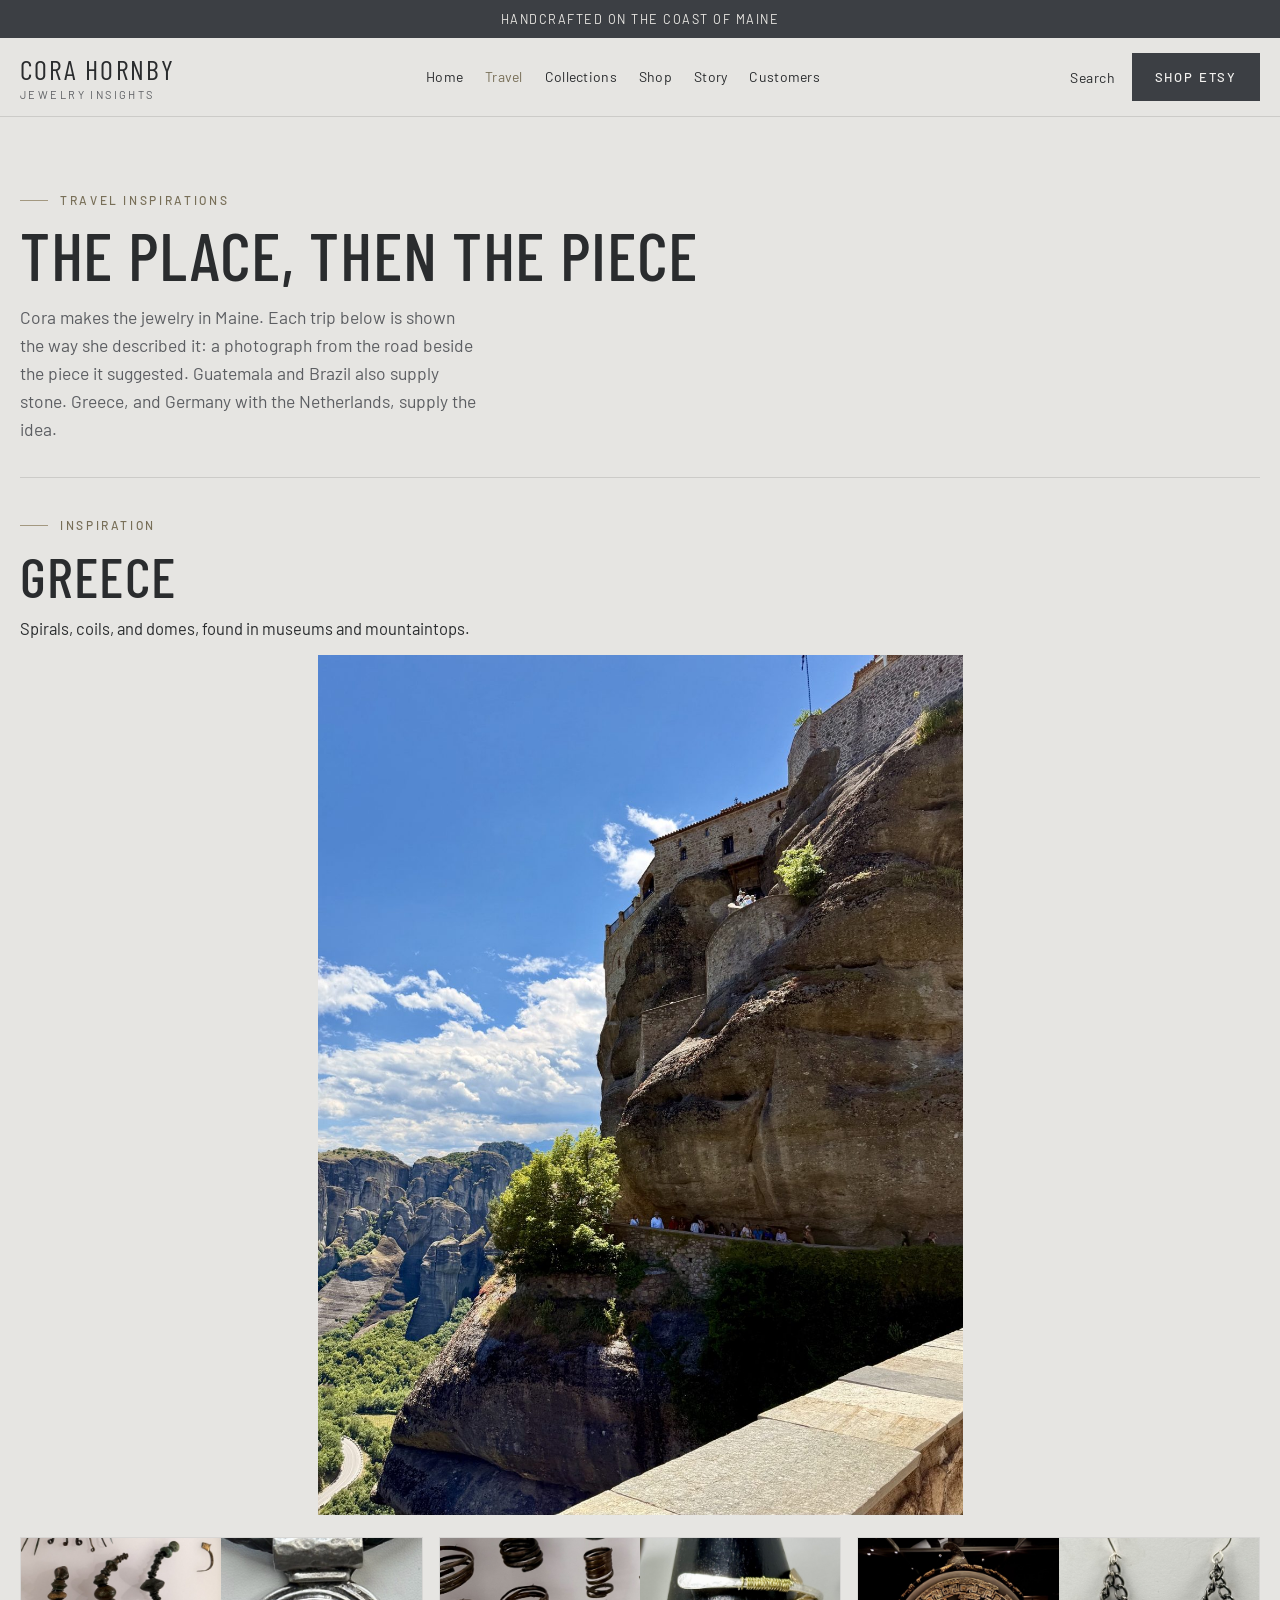
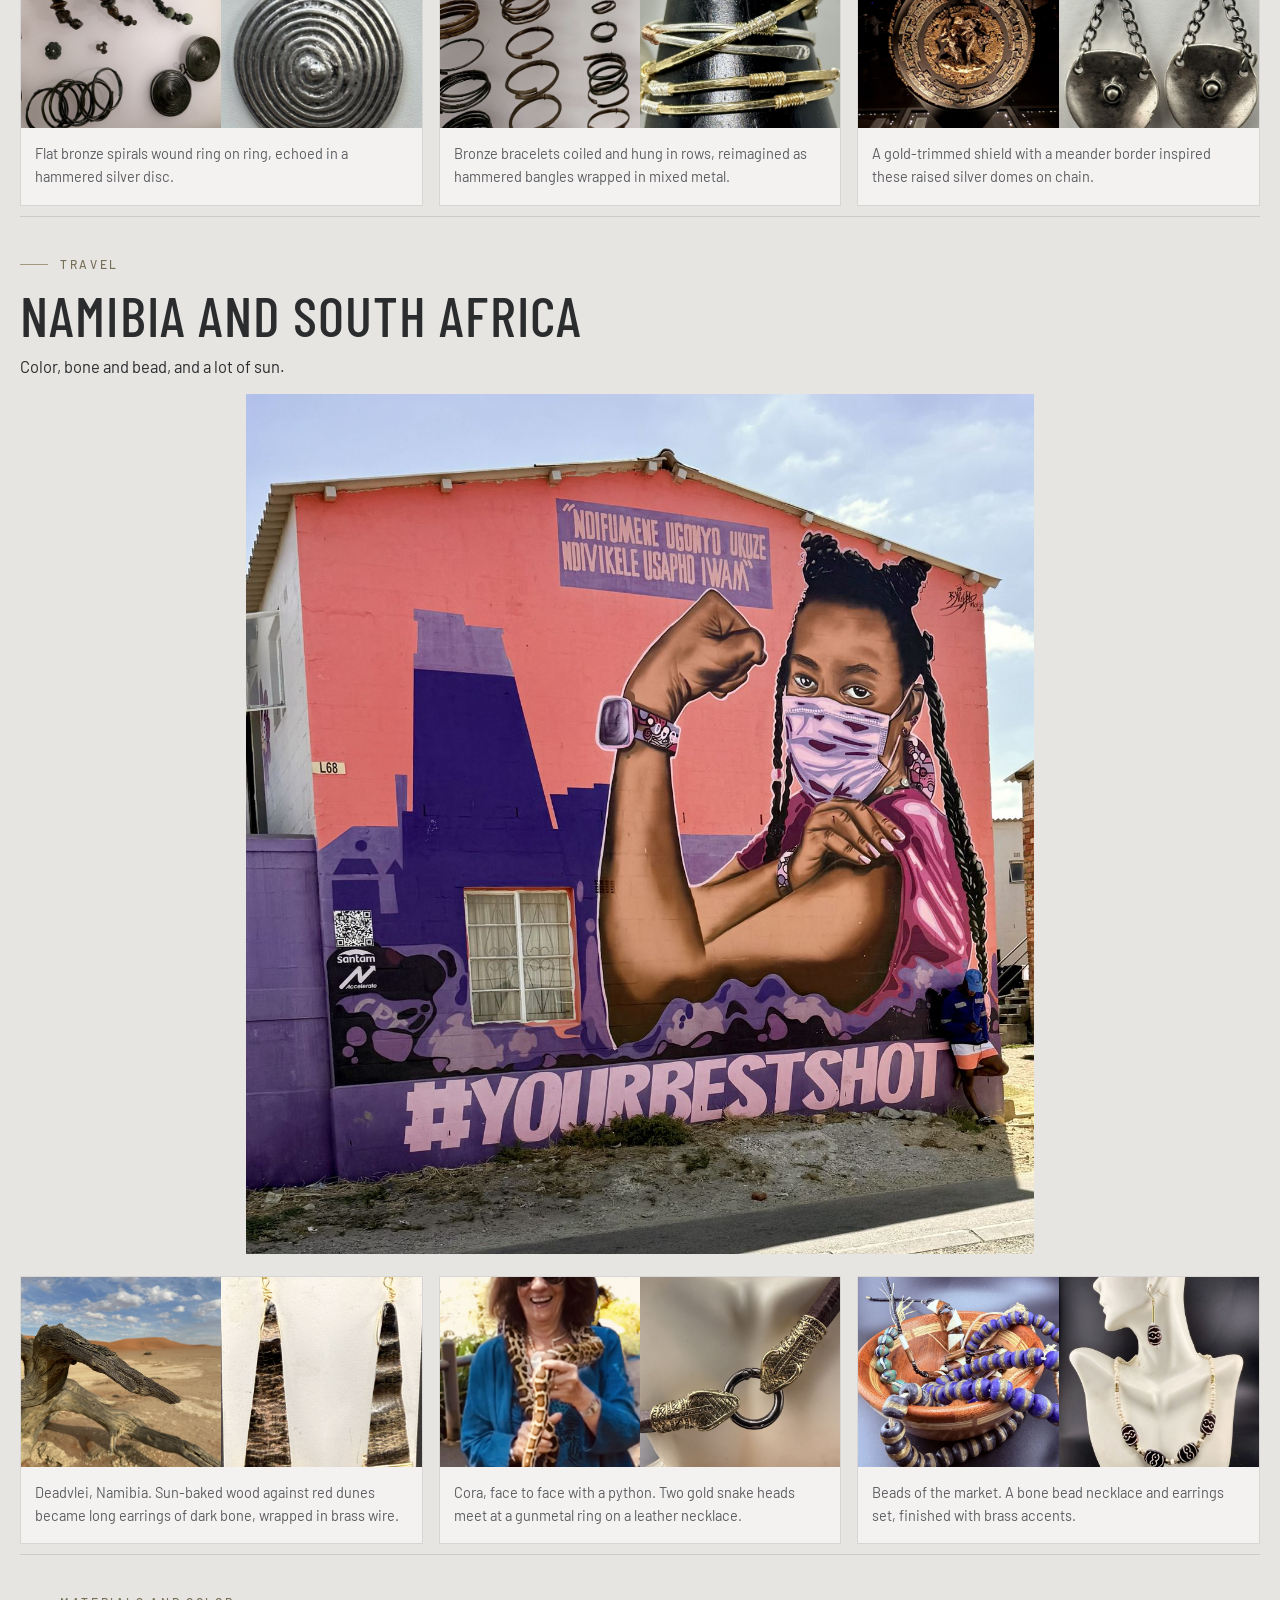
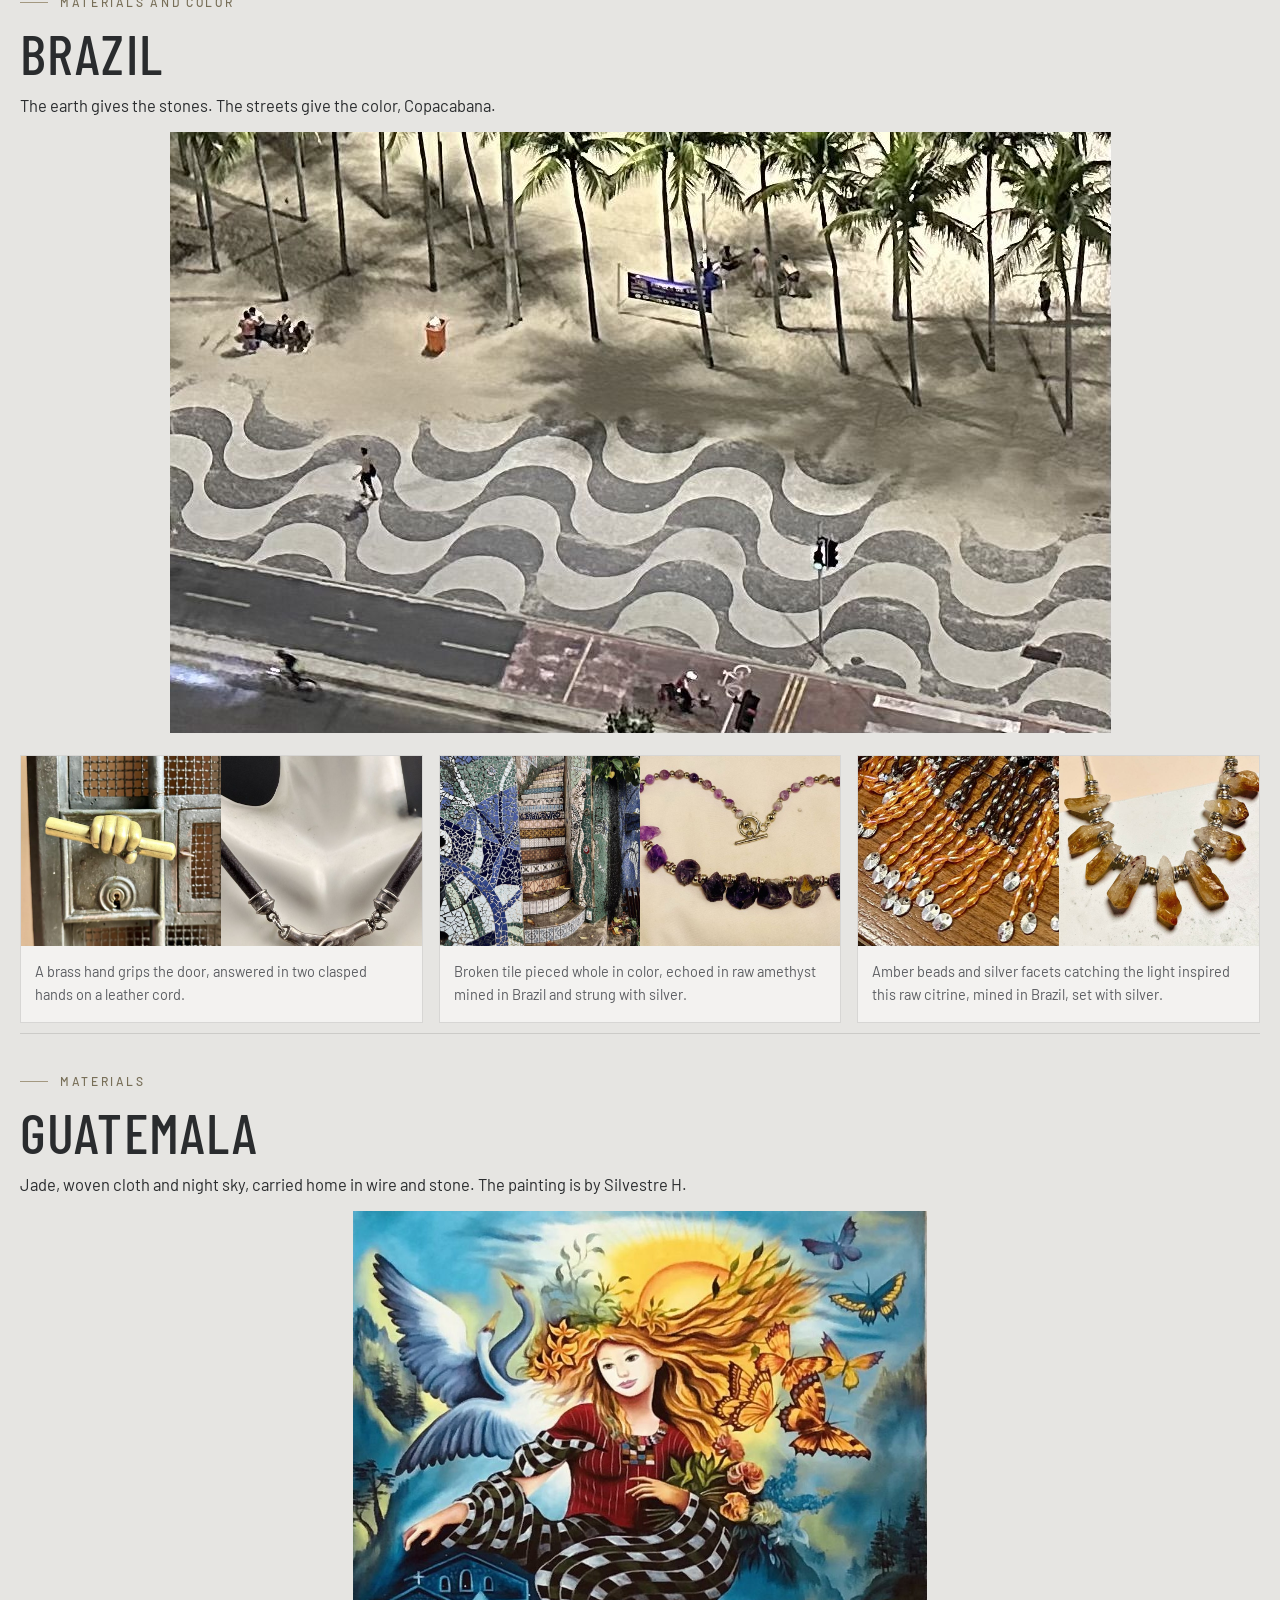
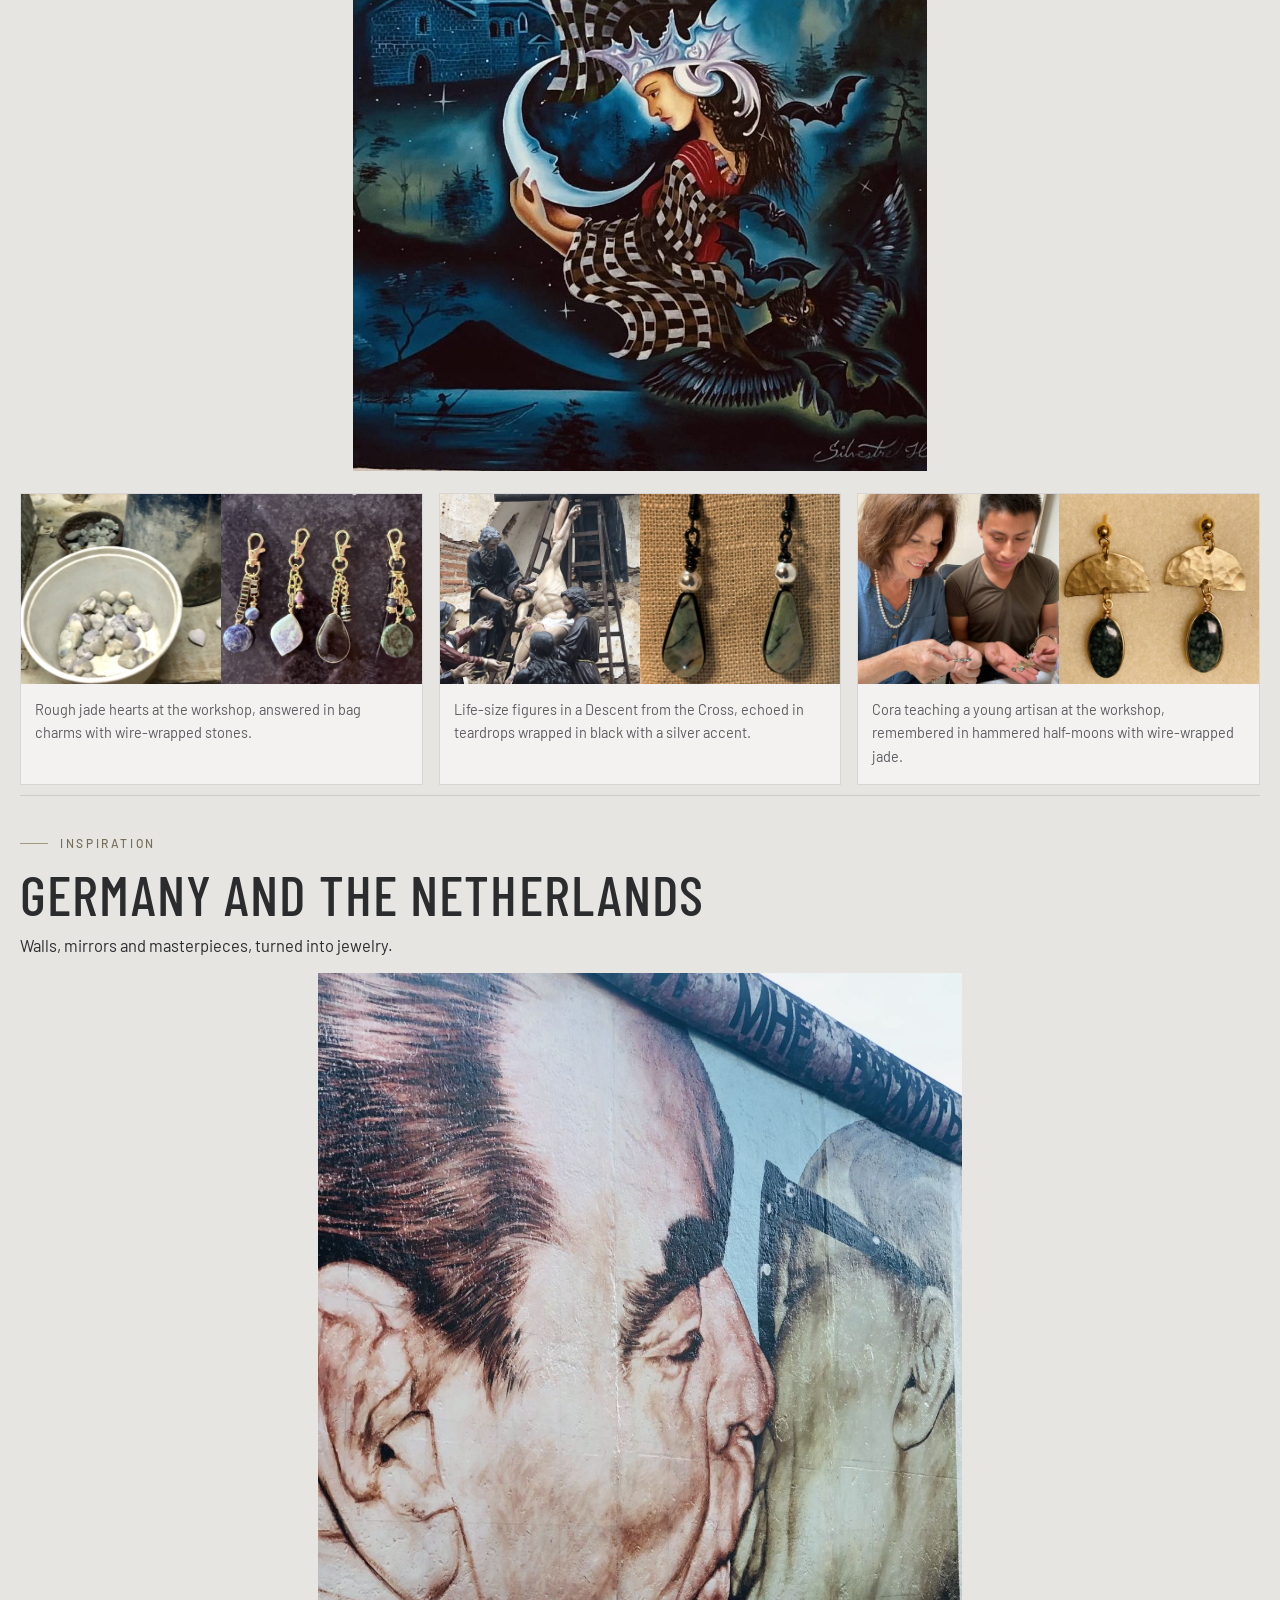
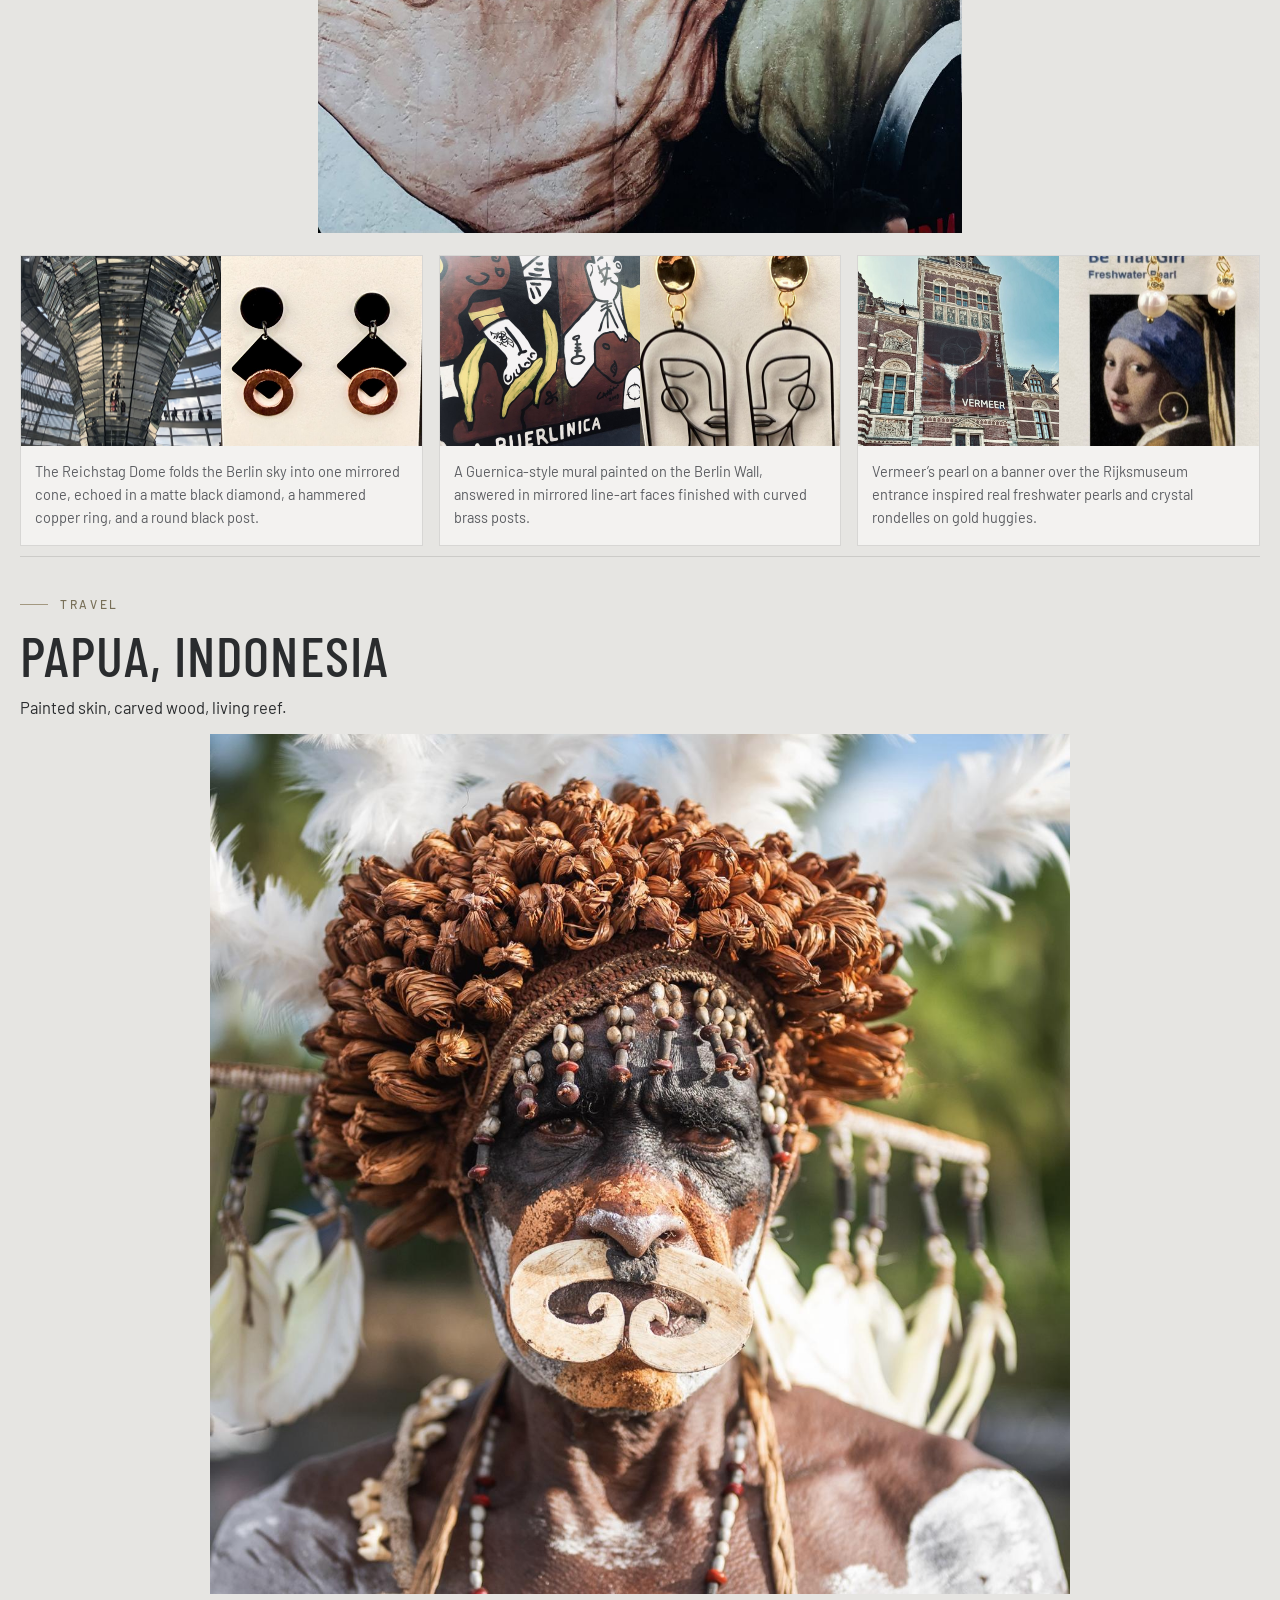
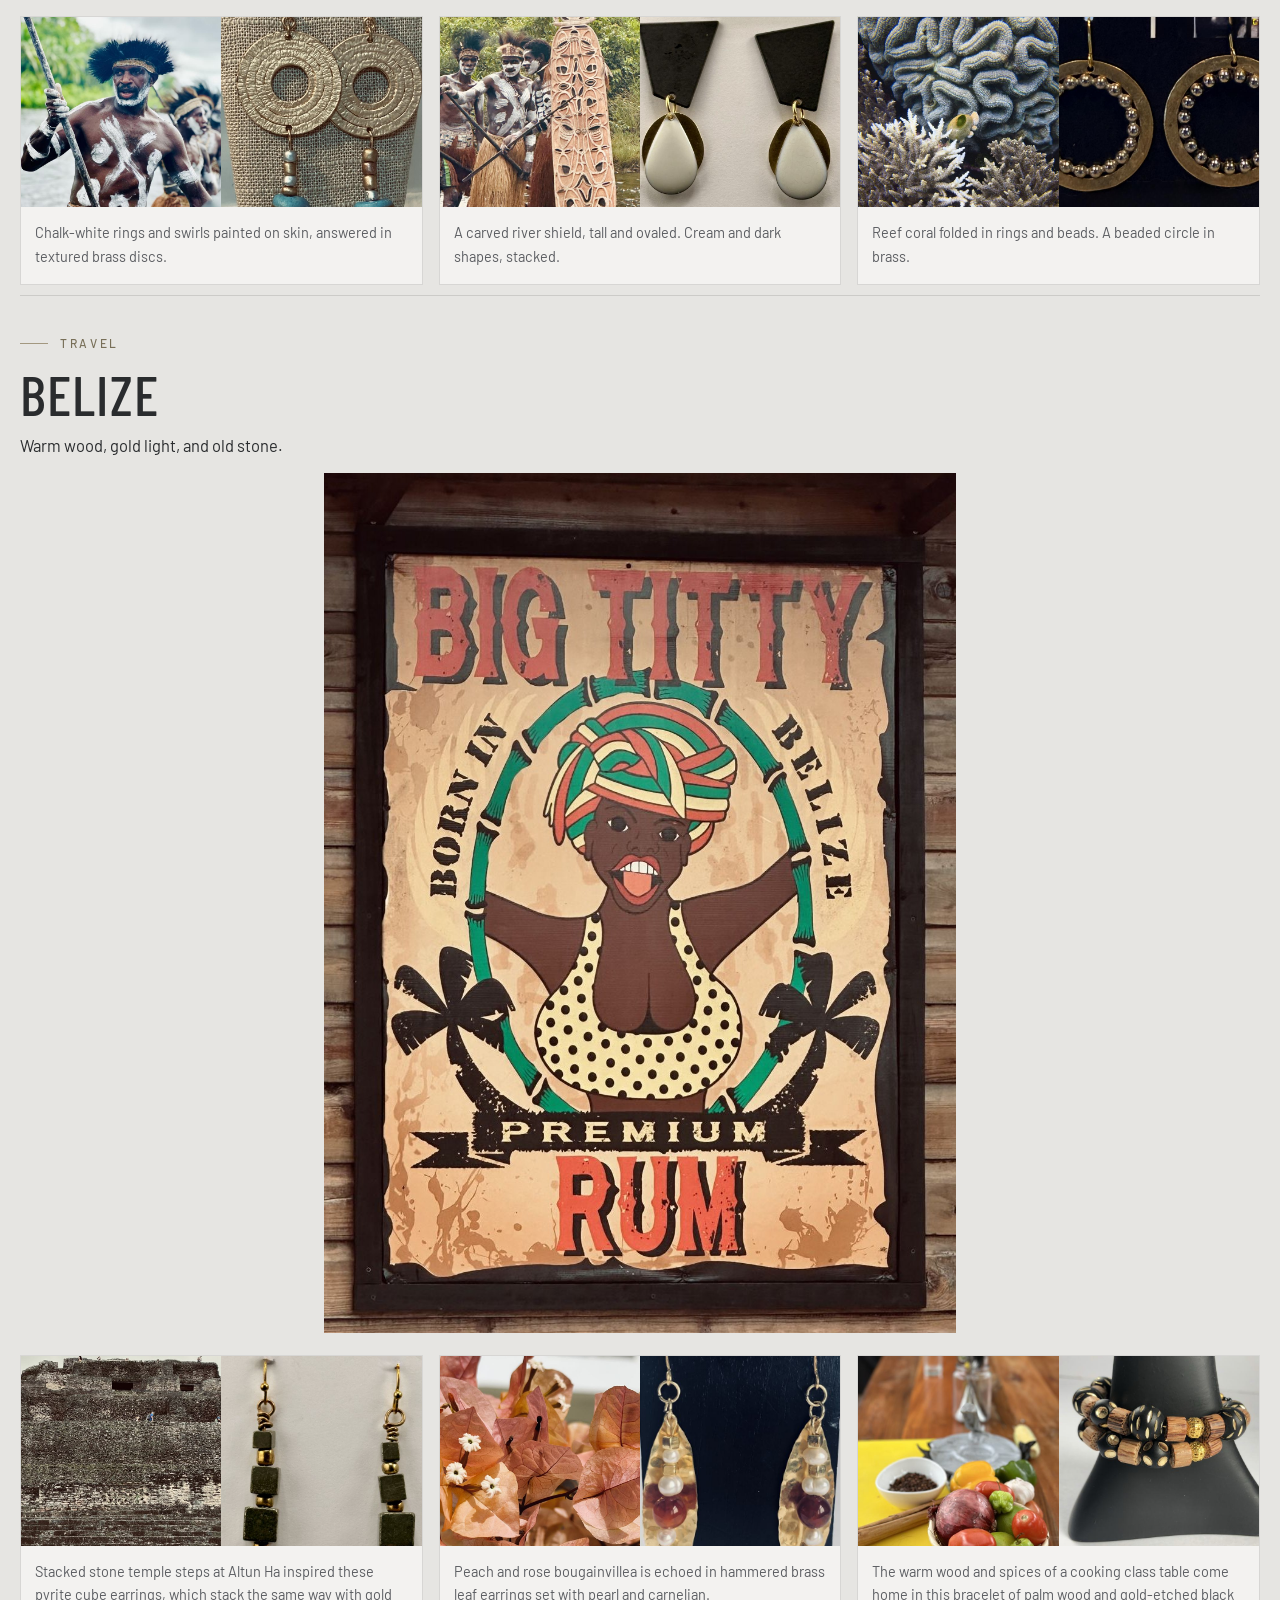
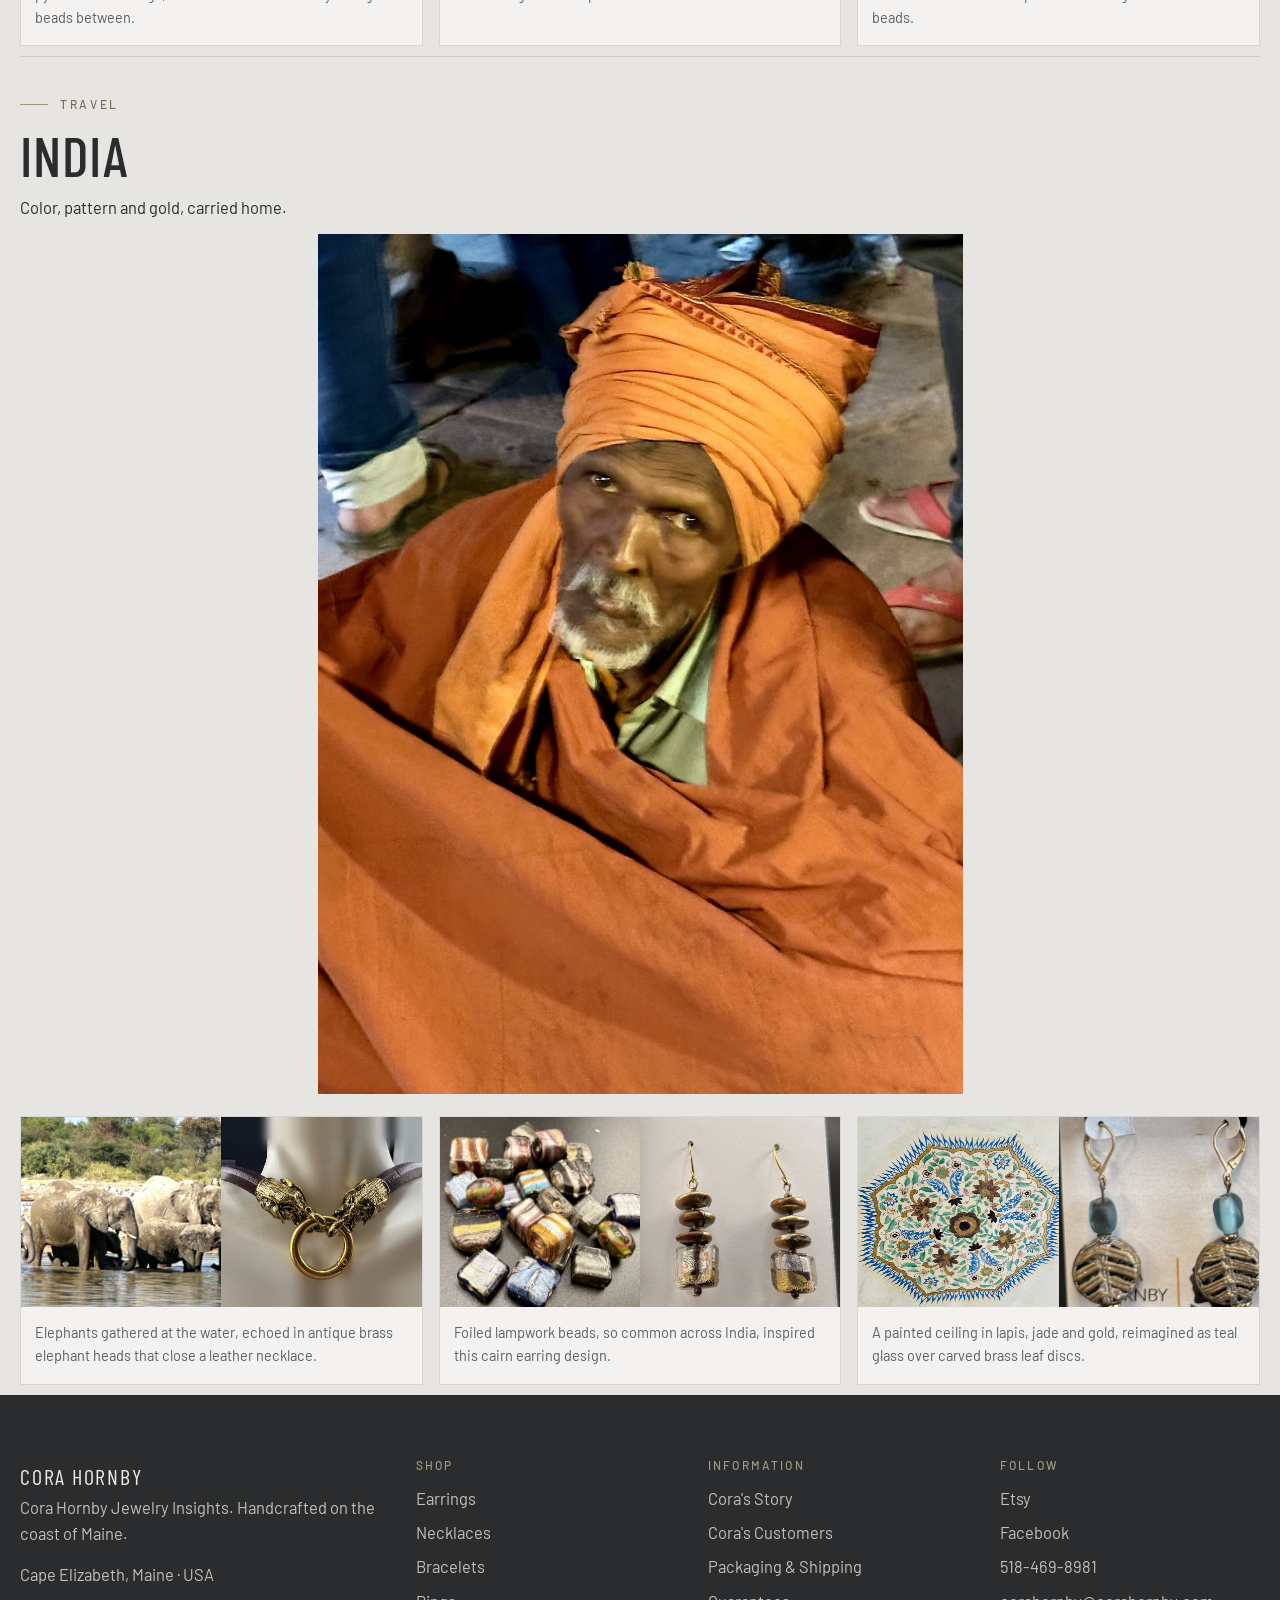
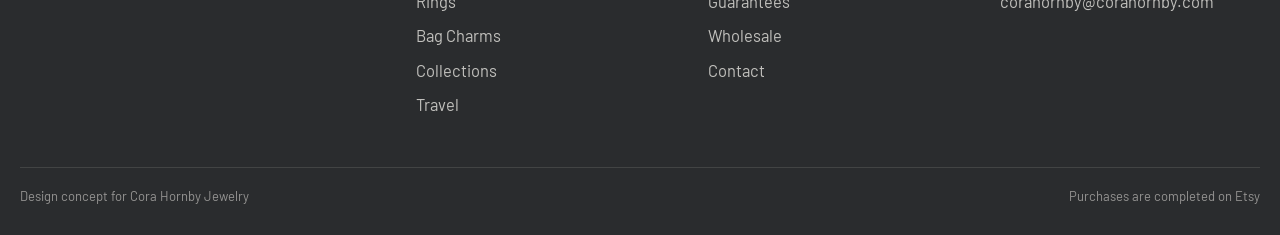
<file: travel.html>
<!DOCTYPE html>
<html lang="en">
<head>
  <meta charset="utf-8">
  <meta name="viewport" content="width=device-width, initial-scale=1">
  <title>Travel Inspirations | Cora Hornby Jewelry</title>
  <meta name="description" content="Travel pages for Cora Hornby Jewelry: Greece, Namibia and South Africa, Brazil, Guatemala, Germany and the Netherlands, Papua, Belize, and India.">
  <link rel="preconnect" href="https://fonts.googleapis.com">
  <link rel="preconnect" href="https://fonts.gstatic.com" crossorigin>
  <link href="https://fonts.googleapis.com/css2?family=Barlow+Condensed:wght@400;500;600&family=Barlow:wght@400;500;600&display=swap" rel="stylesheet">
  <link rel="stylesheet" href="css/styles.css">
  <link rel="icon" href="favicon.svg" type="image/svg+xml">
</head>
<body>
  <header class="site-header">
    <div class="announce">Handcrafted on the coast of Maine</div>
    <div class="nav-bar">
      <a class="logo" href="index.html"><span class="logo-name">Cora Hornby</span><span class="logo-sub">Jewelry Insights</span></a>
      <button class="nav-toggle" type="button" aria-label="Open menu" aria-expanded="false"><span></span><span></span><span></span></button>
      <div class="nav-panel">
        <nav class="nav" aria-label="Primary">
          <a href="index.html">Home</a>
          <a href="travel.html" aria-current="page">Travel</a>
          <a href="collections.html">Collections</a>
          <a href="shop.html">Shop</a>
          <a href="about.html">Story</a>
          <a href="customers.html">Customers</a>
        </nav>
        <div class="nav-tools">
          <button class="search-btn" type="button" aria-expanded="false">Search</button>
          <a class="btn" href="https://www.etsy.com/shop/CoraHornbyJewelry" target="_blank" rel="noopener">Shop Etsy</a>
        </div>
      </div>
    </div>
    <div class="search-panel" hidden>
      <div class="search-inner">
        <label class="eyebrow" for="search-input">Search the collection</label>
        <input id="search-input" type="search" placeholder="Try jade, citrine, Greece, pearls…">
        <div id="search-results" class="search-results"></div>
      </div>
    </div>
  </header>
  <main>
    <div class="wrap-wide page-hero">
      <p class="eyebrow">Travel inspirations</p>
      <h1>The place, then the piece</h1>
      <p class="lede">Cora makes the jewelry in Maine. Each trip below is shown the way she described it: a photograph from the road beside the piece it suggested. Guatemala and Brazil also supply stone. Greece, and Germany with the Netherlands, supply the idea.</p>
    </div>
    <div class="wrap-wide">

      <section class="travel-block" id="greece">
        <p class="eyebrow">Inspiration</p>
        <h2>Greece</h2>
        <p class="group-intro">Spirals, coils, and domes, found in museums and mountaintops.</p>
        <img class="country-banner" src="images/travel/greece-00.jpg" alt="A monastery on a sandstone pillar at Meteora, Greece">
        <div class="inspire-grid">
          <article class="inspire-card">
            <div class="inspire-photos">
              <img src="images/travel/greece-01.jpg" alt="Ancient bronze spiral discs in a museum case">
              <img src="images/travel/greece-02.jpg" alt="Concentric spiral silver pendant on a braided leather cord">
            </div>
            <p>Flat bronze spirals wound ring on ring, echoed in a hammered silver disc.</p>
          </article>
          <article class="inspire-card">
            <div class="inspire-photos">
              <img src="images/travel/greece-03.jpg" alt="Coiled bronze bracelets in a museum">
              <img src="images/travel/greece-04.jpg" alt="Mixed-metal wrapped bangles">
            </div>
            <p>Bronze bracelets coiled and hung in rows, reimagined as hammered bangles wrapped in mixed metal.</p>
          </article>
          <article class="inspire-card">
            <div class="inspire-photos">
              <img src="images/travel/greece-05.jpg" alt="An ancient gold-decorated shield with a meander border">
              <img src="images/travel/greece-06.jpg" alt="Silver dome earrings on chain">
            </div>
            <p>A gold-trimmed shield with a meander border inspired these raised silver domes on chain.</p>
          </article>
        </div>
      </section>

      <section class="travel-block" id="namibia">
        <p class="eyebrow">Travel</p>
        <h2>Namibia and South Africa</h2>
        <p class="group-intro">Color, bone and bead, and a lot of sun.</p>
        <img class="country-banner" src="images/travel/namibia-00.jpg" alt="Mural of a young woman in a mask, Cape Town">
        <div class="inspire-grid">
          <article class="inspire-card">
            <div class="inspire-photos">
              <img src="images/travel/namibia-01.jpg" alt="A dead tree in Deadvlei, Namibia">
              <img src="images/travel/namibia-02.jpg" alt="Long dark bone earrings wrapped in brass wire">
            </div>
            <p>Deadvlei, Namibia. Sun-baked wood against red dunes became long earrings of dark bone, wrapped in brass wire.</p>
          </article>
          <article class="inspire-card">
            <div class="inspire-photos">
              <img src="images/travel/namibia-03.jpg" alt="Cora with a python across her shoulders">
              <img src="images/travel/namibia-04.jpg" alt="Snake-head clasp on a dark leather necklace">
            </div>
            <p>Cora, face to face with a python. Two gold snake heads meet at a gunmetal ring on a leather necklace.</p>
          </article>
          <article class="inspire-card">
            <div class="inspire-photos">
              <img src="images/travel/namibia-05.jpg" alt="African glass and bone trade beads in a wooden bowl">
              <img src="images/travel/namibia-06.jpg" alt="Bone bead necklace and earrings with brass accents">
            </div>
            <p>Beads of the market. A bone bead necklace and earrings set, finished with brass accents.</p>
          </article>
        </div>
      </section>

      <section class="travel-block" id="brazil">
        <p class="eyebrow">Materials and color</p>
        <h2>Brazil</h2>
        <p class="group-intro">The earth gives the stones. The streets give the color, Copacabana.</p>
        <img class="country-banner" src="images/travel/brazil-00.jpg" alt="Wave-patterned pavement on Copacabana beach">
        <div class="inspire-grid">
          <article class="inspire-card">
            <div class="inspire-photos">
              <img src="images/travel/brazil-01.jpg" alt="A brass hand-shaped door handle">
              <img src="images/travel/brazil-02.jpg" alt="Silver handshake clasp on a leather cord">
            </div>
            <p>A brass hand grips the door, answered in two clasped hands on a leather cord.</p>
          </article>
          <article class="inspire-card">
            <div class="inspire-photos">
              <img src="images/travel/brazil-03.jpg" alt="Broken-tile mosaic staircase in blue, green, and white">
              <img src="images/travel/brazil-04.jpg" alt="Raw amethyst necklace with silver beads">
            </div>
            <p>Broken tile pieced whole in color, echoed in raw amethyst mined in Brazil and strung with silver.</p>
          </article>
          <article class="inspire-card">
            <div class="inspire-photos">
              <img src="images/travel/brazil-05.jpg" alt="Amber beads and silver facets on a wooden table">
              <img src="images/travel/brazil-06.jpg" alt="Raw citrine necklace with silver and gold spacers">
            </div>
            <p>Amber beads and silver facets catching the light inspired this raw citrine, mined in Brazil, set with silver.</p>
          </article>
        </div>
      </section>

      <section class="travel-block" id="guatemala">
        <p class="eyebrow">Materials</p>
        <h2>Guatemala</h2>
        <p class="group-intro">Jade, woven cloth and night sky, carried home in wire and stone. The painting is by Silvestre H.</p>
        <img class="country-banner" src="images/travel/guatemala-00.jpg" alt="Painting of a sun woman and moon woman in Guatemalan textiles">
        <div class="inspire-grid">
          <article class="inspire-card">
            <div class="inspire-photos">
              <img src="images/travel/guatemala-01.jpg" alt="Rough jade hearts at the workshop">
              <img src="images/travel/guatemala-02.jpg" alt="Bag charms with wire-wrapped stones">
            </div>
            <p>Rough jade hearts at the workshop, answered in bag charms with wire-wrapped stones.</p>
          </article>
          <article class="inspire-card">
            <div class="inspire-photos">
              <img src="images/travel/guatemala-03.jpg" alt="Life-size figures in a Descent from the Cross">
              <img src="images/travel/guatemala-04.jpg" alt="Teardrop earrings wrapped in black with a silver accent">
            </div>
            <p>Life-size figures in a Descent from the Cross, echoed in teardrops wrapped in black with a silver accent.</p>
          </article>
          <article class="inspire-card">
            <div class="inspire-photos">
              <img src="images/travel/guatemala-05.jpg" alt="Cora teaching a young artisan at the workshop">
              <img src="images/travel/guatemala-06.jpg" alt="Hammered half-moons with wire-wrapped jade">
            </div>
            <p>Cora teaching a young artisan at the workshop, remembered in hammered half-moons with wire-wrapped jade.</p>
          </article>
        </div>
      </section>

      <section class="travel-block" id="germany">
        <p class="eyebrow">Inspiration</p>
        <h2>Germany and the Netherlands</h2>
        <p class="group-intro">Walls, mirrors and masterpieces, turned into jewelry.</p>
        <img class="country-banner" src="images/travel/germany-00.jpg" alt="East Side Gallery mural on the Berlin Wall">
        <div class="inspire-grid">
          <article class="inspire-card">
            <div class="inspire-photos">
              <img src="images/travel/germany-01.jpg" alt="The Reichstag Dome in Berlin">
              <img src="images/travel/germany-02.jpg" alt="Black and copper geometric drop earrings">
            </div>
            <p>The Reichstag Dome folds the Berlin sky into one mirrored cone, echoed in a matte black diamond, a hammered copper ring, and a round black post.</p>
          </article>
          <article class="inspire-card">
            <div class="inspire-photos">
              <img src="images/travel/germany-03.jpg" alt="A mural at the East Side Gallery, Berlin">
              <img src="images/travel/germany-04.jpg" alt="Cubist line-art face earrings">
            </div>
            <p>A Guernica-style mural painted on the Berlin Wall, answered in mirrored line-art faces finished with curved brass posts.</p>
          </article>
          <article class="inspire-card">
            <div class="inspire-photos">
              <img src="images/travel/germany-05.jpg" alt="The Rijksmuseum in Amsterdam">
              <img src="images/travel/germany-06.jpg" alt="Be That Girl freshwater pearl earrings">
            </div>
            <p>Vermeer’s pearl on a banner over the Rijksmuseum entrance inspired real freshwater pearls and crystal rondelles on gold huggies.</p>
          </article>
        </div>
      </section>

      <section class="travel-block" id="papua">
        <p class="eyebrow">Travel</p>
        <h2>Papua, Indonesia</h2>
        <p class="group-intro">Painted skin, carved wood, living reef.</p>
        <img class="country-banner" src="images/travel/papua-00.jpg" alt="Portrait in a feathered headdress with a carved shell nose ornament">
        <div class="inspire-grid">
          <article class="inspire-card">
            <div class="inspire-photos">
              <img src="images/travel/papua-01.jpg" alt="A man in white body paint holding a spear">
              <img src="images/travel/papua-02.jpg" alt="Concentric disc earrings with a striped blue bead">
            </div>
            <p>Chalk-white rings and swirls painted on skin, answered in textured brass discs.</p>
          </article>
          <article class="inspire-card">
            <div class="inspire-photos">
              <img src="images/travel/papua-03.jpg" alt="A carved shield standing in a canoe">
              <img src="images/travel/papua-04.jpg" alt="Black trapezoid earrings with cream teardrops">
            </div>
            <p>A carved river shield, tall and ovaled. Cream and dark shapes, stacked.</p>
          </article>
          <article class="inspire-card">
            <div class="inspire-photos">
              <img src="images/travel/papua-05.jpg" alt="Brain coral and branching coral underwater">
              <img src="images/travel/papua-06.jpg" alt="Brass hoop earrings with a ring of beads">
            </div>
            <p>Reef coral folded in rings and beads. A beaded circle in brass.</p>
          </article>
        </div>
      </section>

      <section class="travel-block" id="belize">
        <p class="eyebrow">Travel</p>
        <h2>Belize</h2>
        <p class="group-intro">Warm wood, gold light, and old stone.</p>
        <img class="country-banner" src="images/travel/belize-00.jpg" alt="A vintage Belize rum sign on a wooden wall">
        <div class="inspire-grid">
          <article class="inspire-card">
            <div class="inspire-photos">
              <img src="images/travel/belize-01.jpg" alt="Stacked stone steps at Altun Ha">
              <img src="images/travel/belize-02.jpg" alt="Pyrite cube earrings with gold beads">
            </div>
            <p>Stacked stone temple steps at Altun Ha inspired these pyrite cube earrings, which stack the same way with gold beads between.</p>
          </article>
          <article class="inspire-card">
            <div class="inspire-photos">
              <img src="images/travel/belize-03.jpg" alt="Peach and rose bougainvillea">
              <img src="images/travel/belize-04.jpg" alt="Hammered brass leaf earrings with pearl and carnelian">
            </div>
            <p>Peach and rose bougainvillea is echoed in hammered brass leaf earrings set with pearl and carnelian.</p>
          </article>
          <article class="inspire-card">
            <div class="inspire-photos">
              <img src="images/travel/belize-05.jpg" alt="A cooking class table with spices and produce">
              <img src="images/travel/belize-06.jpg" alt="Palm wood and gold-etched black bead bracelet">
            </div>
            <p>The warm wood and spices of a cooking class table come home in this bracelet of palm wood and gold-etched black beads.</p>
          </article>
        </div>
      </section>

      <section class="travel-block" id="india">
        <p class="eyebrow">Travel</p>
        <h2>India</h2>
        <p class="group-intro">Color, pattern and gold, carried home.</p>
        <img class="country-banner" src="images/travel/india-00.jpg" alt="A man in an orange turban and orange cloth">
        <div class="inspire-grid">
          <article class="inspire-card">
            <div class="inspire-photos">
              <img src="images/travel/india-01.jpg" alt="Elephants standing together in shallow water">
              <img src="images/travel/india-02.jpg" alt="Elephant necklace on a leather cord">
            </div>
            <p>Elephants gathered at the water, echoed in antique brass elephant heads that close a leather necklace.</p>
          </article>
          <article class="inspire-card">
            <div class="inspire-photos">
              <img src="images/travel/india-03.jpg" alt="Lampwork glass beads in many colors">
              <img src="images/travel/india-04.jpg" alt="Cairn lampwork bead earrings">
            </div>
            <p>Foiled lampwork beads, so common across India, inspired this cairn earring design.</p>
          </article>
          <article class="inspire-card">
            <div class="inspire-photos">
              <img src="images/travel/india-05.jpg" alt="A painted ceiling in India">
              <img src="images/travel/india-06.jpg" alt="Teal glass earrings over brass leaf discs">
            </div>
            <p>A painted ceiling in lapis, jade and gold, reimagined as teal glass over carved brass leaf discs.</p>
          </article>
        </div>
      </section>

    </div>
  </main>
  <footer class="site-footer">
    <div class="wrap-wide footer-grid">
      <div>
        <div class="logo-name">Cora Hornby</div>
        <p>Cora Hornby Jewelry Insights. Handcrafted on the coast of Maine.</p>
        <p>Cape Elizabeth, Maine · USA</p>
      </div>
      <div>
        <h3>Shop</h3>
        <ul>
          <li><a href="shop.html#earrings">Earrings</a></li>
          <li><a href="shop.html#necklaces">Necklaces</a></li>
          <li><a href="shop.html#bracelets">Bracelets</a></li>
          <li><a href="shop.html#rings">Rings</a></li>
          <li><a href="shop.html#charms">Bag Charms</a></li>
          <li><a href="collections.html">Collections</a></li>
          <li><a href="travel.html">Travel</a></li>
        </ul>
      </div>
      <div>
        <h3>Information</h3>
        <ul>
          <li><a href="about.html">Cora's Story</a></li>
          <li><a href="customers.html">Cora's Customers</a></li>
          <li><a href="shipping.html">Packaging &amp; Shipping</a></li>
          <li><a href="guarantees.html">Guarantees</a></li>
          <li><a href="wholesale.html">Wholesale</a></li>
          <li><a href="contact.html">Contact</a></li>
        </ul>
      </div>
      <div>
        <h3>Follow</h3>
        <ul>
          <li><a href="https://www.etsy.com/shop/CoraHornbyJewelry" target="_blank" rel="noopener">Etsy</a></li>
          <li><a href="https://www.facebook.com/corahornbyjewelry" target="_blank" rel="noopener">Facebook</a></li>
          <li><a href="tel:5184698981">518-469-8981</a></li>
          <li><a href="mailto:corahornby@corahornby.com">corahornby@corahornby.com</a></li>
        </ul>
      </div>
    </div>
    <div class="wrap-wide footer-base">
      <span>Design concept for Cora Hornby Jewelry</span>
      <span>Purchases are completed on Etsy</span>
    </div>
  </footer>
  <script src="js/site.js"></script>
</body>
</html>
</file>
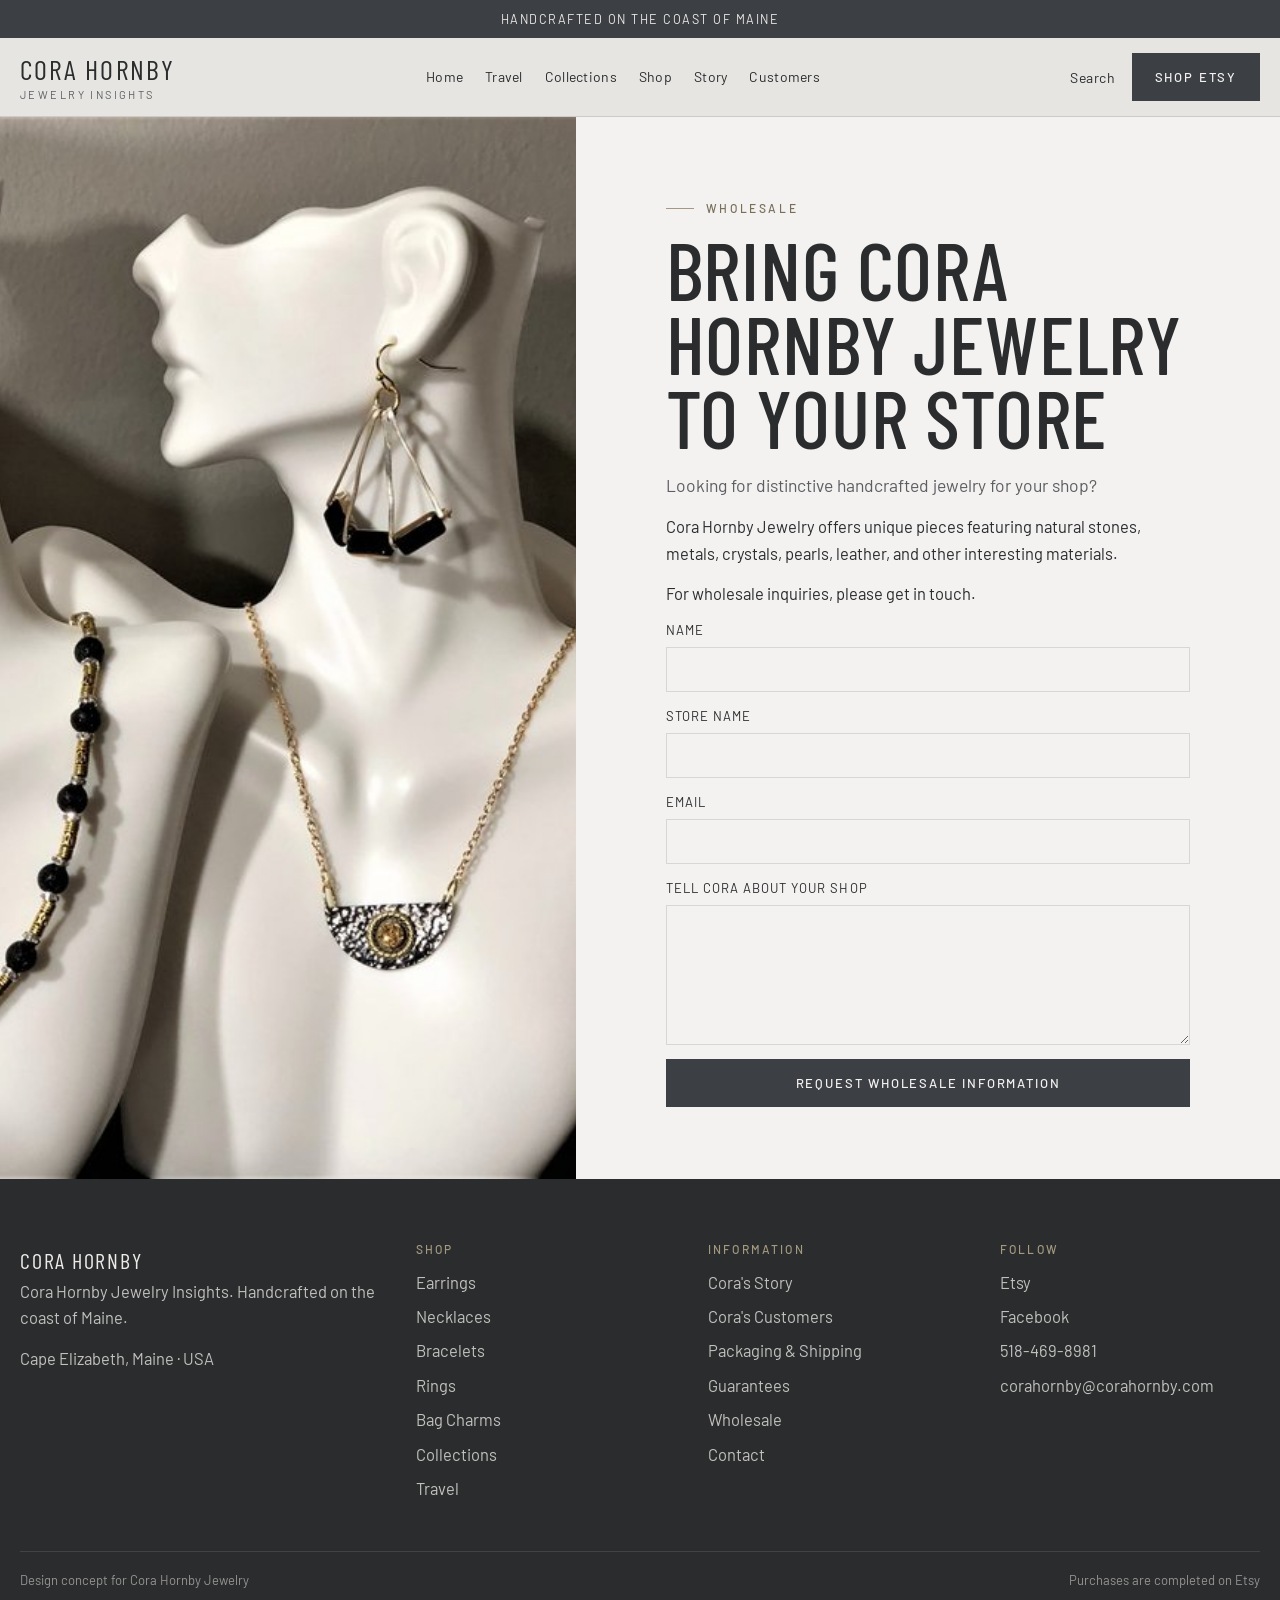
<file: wholesale.html>
<!DOCTYPE html>
<html lang="en">
<head>
  <meta charset="utf-8">
  <meta name="viewport" content="width=device-width, initial-scale=1">
  <title>Wholesale | Cora Hornby Jewelry</title>
  <meta name="description" content="Wholesale inquiries for Cora Hornby Jewelry.">
  <link rel="preconnect" href="https://fonts.googleapis.com">
  <link rel="preconnect" href="https://fonts.gstatic.com" crossorigin>
  <link href="https://fonts.googleapis.com/css2?family=Barlow+Condensed:wght@400;500;600&family=Barlow:wght@400;500;600&display=swap" rel="stylesheet">
  <link rel="stylesheet" href="css/styles.css">
  <link rel="icon" href="favicon.svg" type="image/svg+xml">
</head>
<body>
  <header class="site-header">
    <div class="announce">Handcrafted on the coast of Maine</div>
    <div class="nav-bar">
      <a class="logo" href="index.html"><span class="logo-name">Cora Hornby</span><span class="logo-sub">Jewelry Insights</span></a>
      <button class="nav-toggle" type="button" aria-label="Open menu" aria-expanded="false"><span></span><span></span><span></span></button>
      <div class="nav-panel">
        <nav class="nav" aria-label="Primary">
          <a href="index.html">Home</a>
          <a href="travel.html">Travel</a>
          <a href="collections.html">Collections</a>
          <a href="shop.html">Shop</a>
          <a href="about.html">Story</a>
          <a href="customers.html">Customers</a>
        </nav>
        <div class="nav-tools">
          <button class="search-btn" type="button" aria-expanded="false">Search</button>
          <a class="btn" href="https://www.etsy.com/shop/CoraHornbyJewelry" target="_blank" rel="noopener">Shop Etsy</a>
        </div>
      </div>
    </div>
    <div class="search-panel" hidden>
      <div class="search-inner">
        <label class="eyebrow" for="search-input">Search the collection</label>
        <input id="search-input" type="search" placeholder="Try jade, citrine, bracelet, pearl…">
        <div id="search-results" class="search-results"></div>
      </div>
    </div>
  </header>
  <main class="split-page">
    <img src="images/lifestyle/busts.jpg" alt="A group of handcrafted necklaces and earrings">
    <div class="split-copy">
      <p class="eyebrow">Wholesale</p>
      <h1>Bring Cora Hornby Jewelry to Your Store</h1>
      <p class="lede">Looking for distinctive handcrafted jewelry for your shop?</p>
      <p>Cora Hornby Jewelry offers unique pieces featuring natural stones, metals, crystals, pearls, leather, and other interesting materials.</p>
      <p>For wholesale inquiries, please get in touch.</p>
      <form class="form" data-form>
        <label>Name<input name="name" required></label>
        <label>Store name<input name="store" required></label>
        <label>Email<input type="email" name="email" required></label>
        <label>Tell Cora about your shop<textarea name="message" required></textarea></label>
        <button class="btn" type="submit">Request Wholesale Information</button>
      </form>
      <div class="form-success" hidden>
        <h3>Request received</h3>
        <p>This is a design mock, so the note stays on this page. On the live site it would go to corahornby@corahornby.com.</p>
      </div>
    </div>
  </main>
  <footer class="site-footer">
    <div class="wrap-wide footer-grid">
      <div>
        <div class="logo-name">Cora Hornby</div>
        <p>Cora Hornby Jewelry Insights. Handcrafted on the coast of Maine.</p>
        <p>Cape Elizabeth, Maine · USA</p>
      </div>
      <div>
        <h3>Shop</h3>
        <ul>
          <li><a href="shop.html#earrings">Earrings</a></li>
          <li><a href="shop.html#necklaces">Necklaces</a></li>
          <li><a href="shop.html#bracelets">Bracelets</a></li>
          <li><a href="shop.html#rings">Rings</a></li>
          <li><a href="shop.html#charms">Bag Charms</a></li>
          <li><a href="collections.html">Collections</a></li>
          <li><a href="travel.html">Travel</a></li>
        </ul>
      </div>
      <div>
        <h3>Information</h3>
        <ul>
          <li><a href="about.html">Cora's Story</a></li>
          <li><a href="customers.html">Cora's Customers</a></li>
          <li><a href="shipping.html">Packaging &amp; Shipping</a></li>
          <li><a href="guarantees.html">Guarantees</a></li>
          <li><a href="wholesale.html">Wholesale</a></li>
          <li><a href="contact.html">Contact</a></li>
        </ul>
      </div>
      <div>
        <h3>Follow</h3>
        <ul>
          <li><a href="https://www.etsy.com/shop/CoraHornbyJewelry" target="_blank" rel="noopener">Etsy</a></li>
          <li><a href="https://www.facebook.com/corahornbyjewelry" target="_blank" rel="noopener">Facebook</a></li>
          <li><a href="tel:5184698981">518-469-8981</a></li>
          <li><a href="mailto:corahornby@corahornby.com">corahornby@corahornby.com</a></li>
        </ul>
      </div>
    </div>
    <div class="wrap-wide footer-base">
      <span>Design concept for Cora Hornby Jewelry</span>
      <span>Purchases are completed on Etsy</span>
    </div>
  </footer>
  <script src="js/site.js"></script>
</body>
</html>
</file>
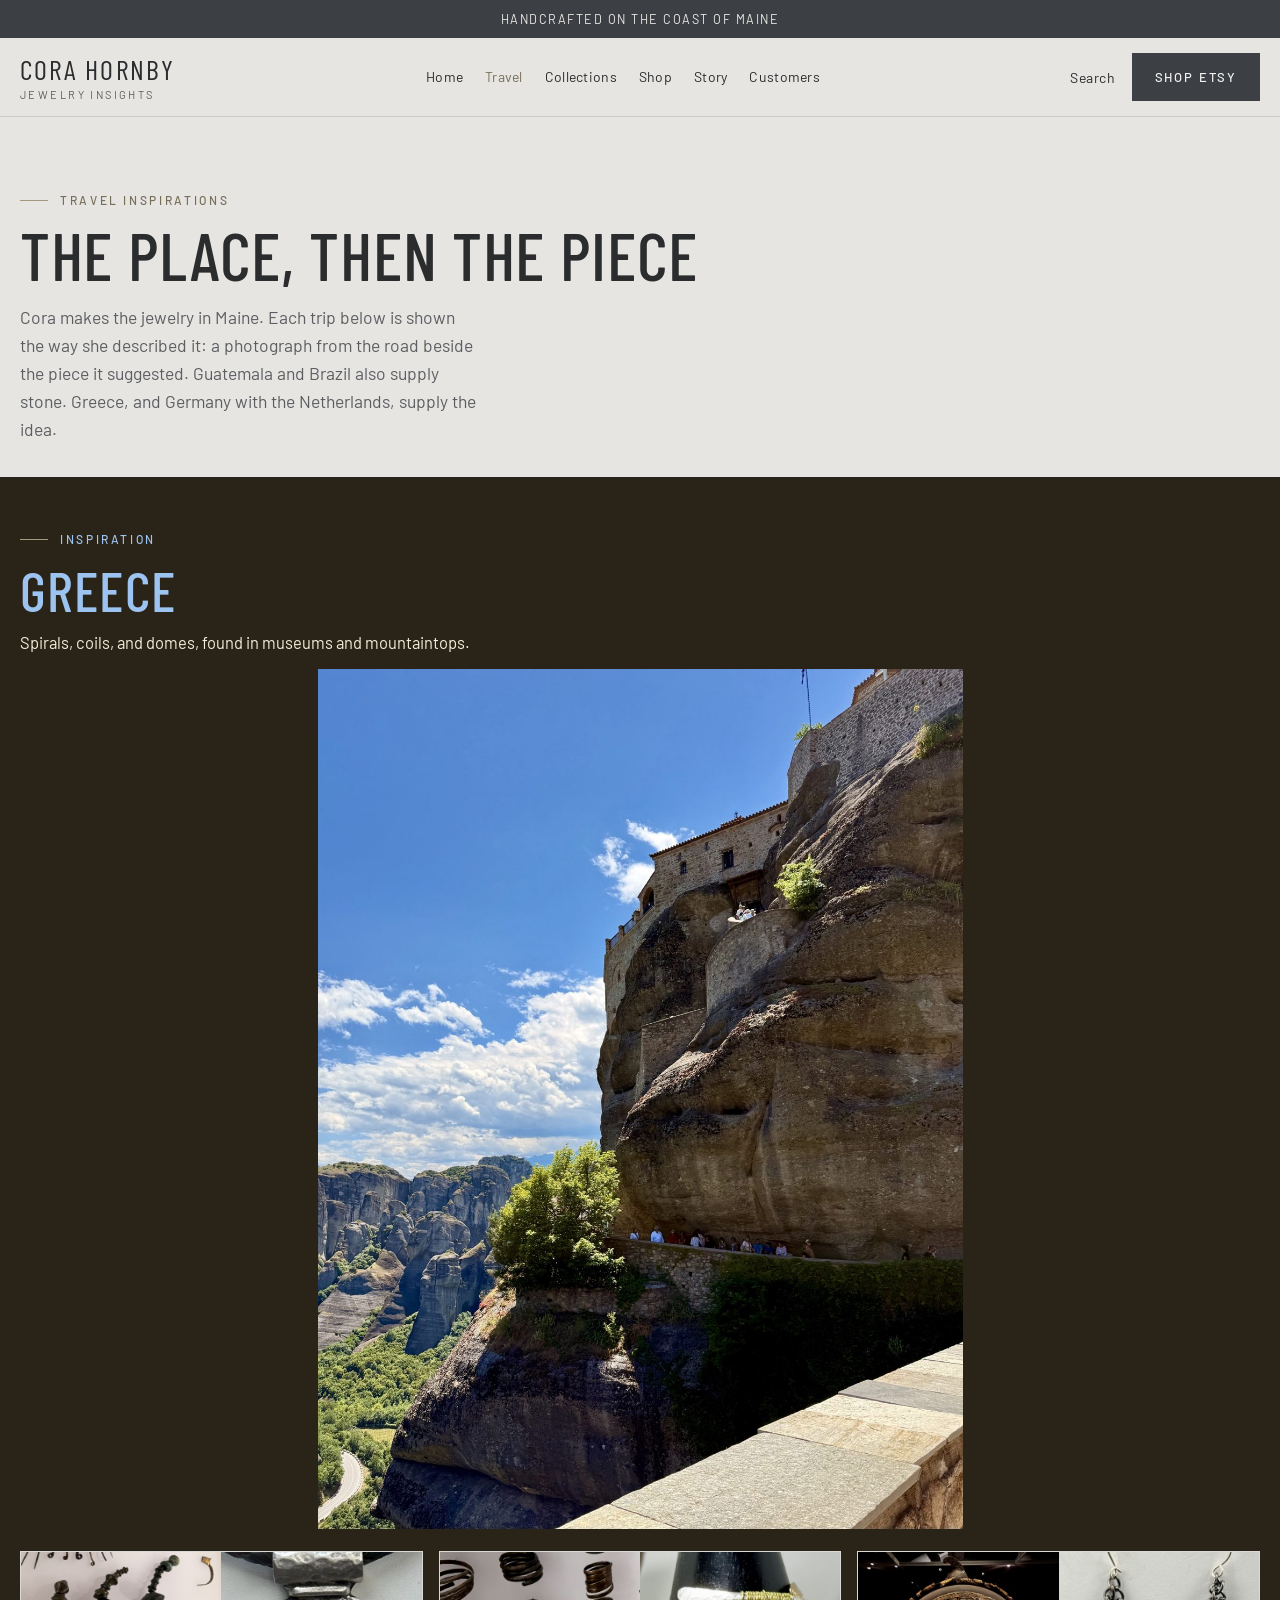
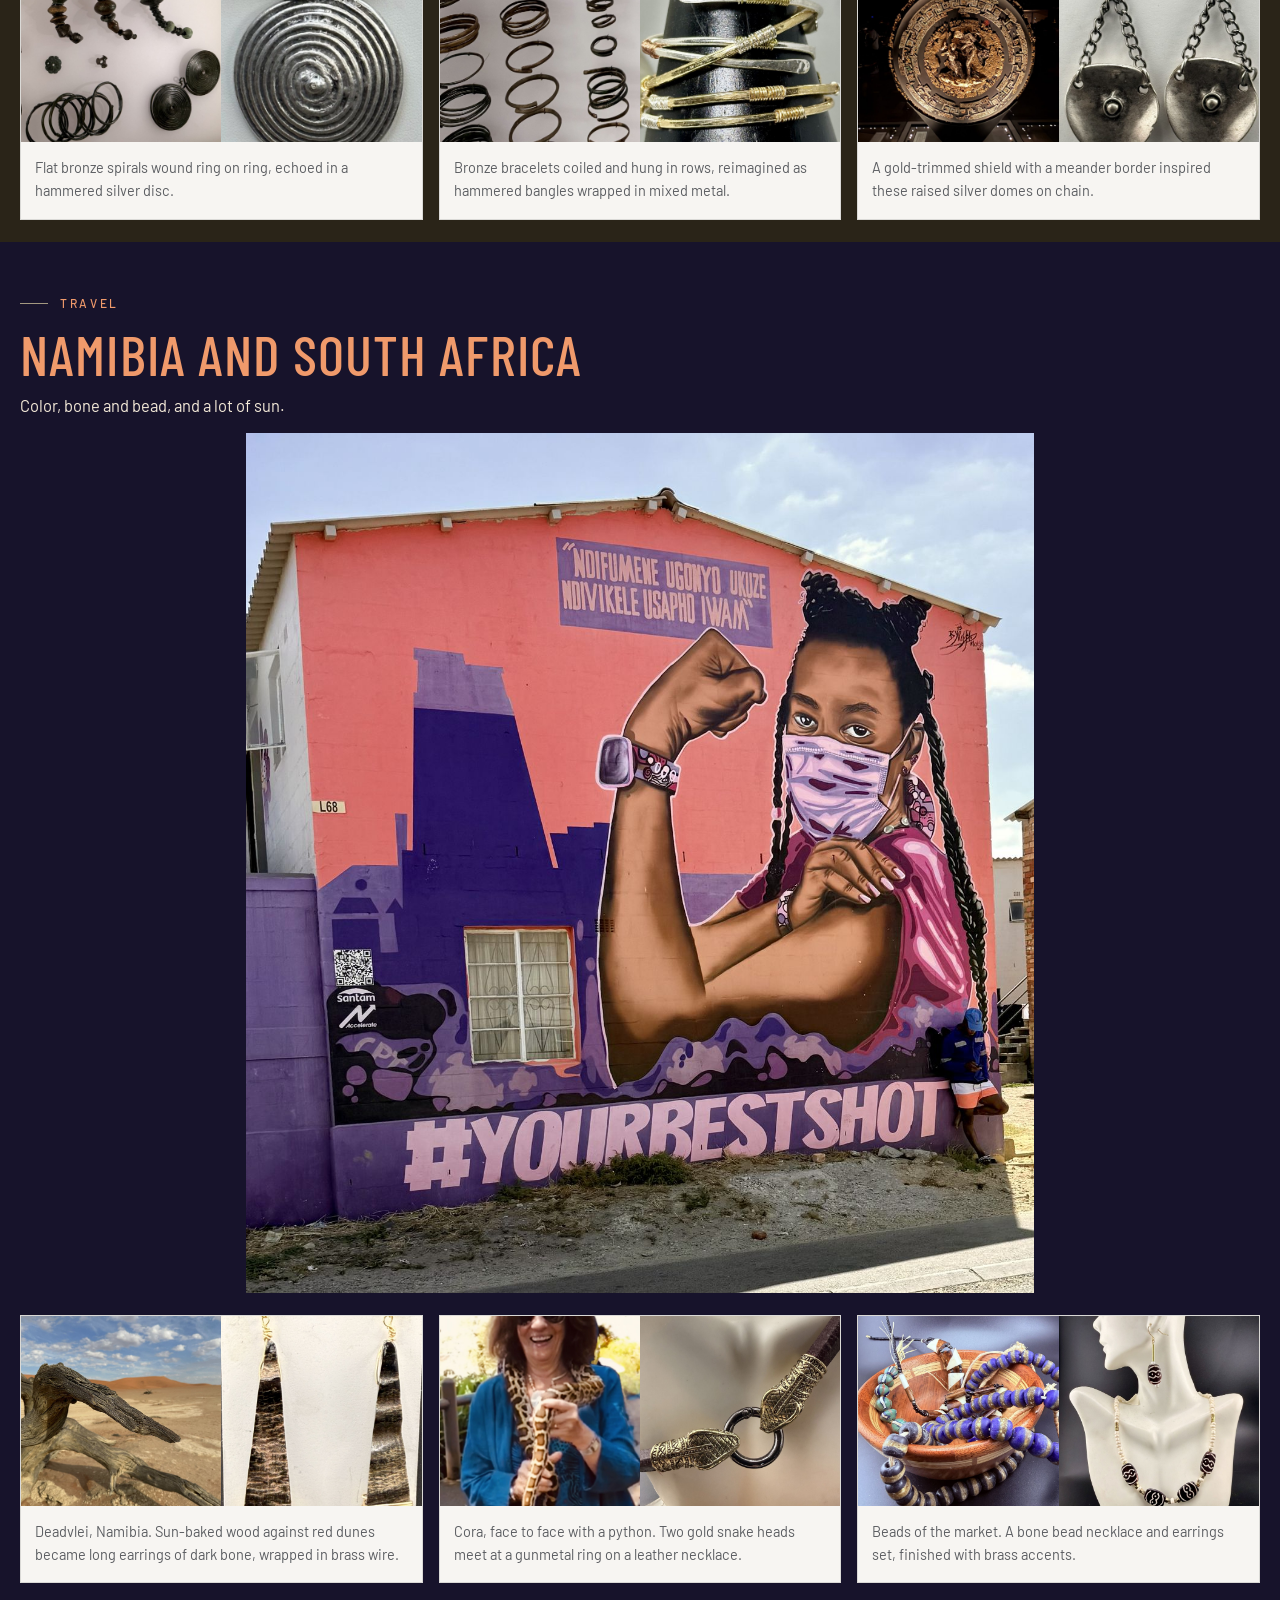
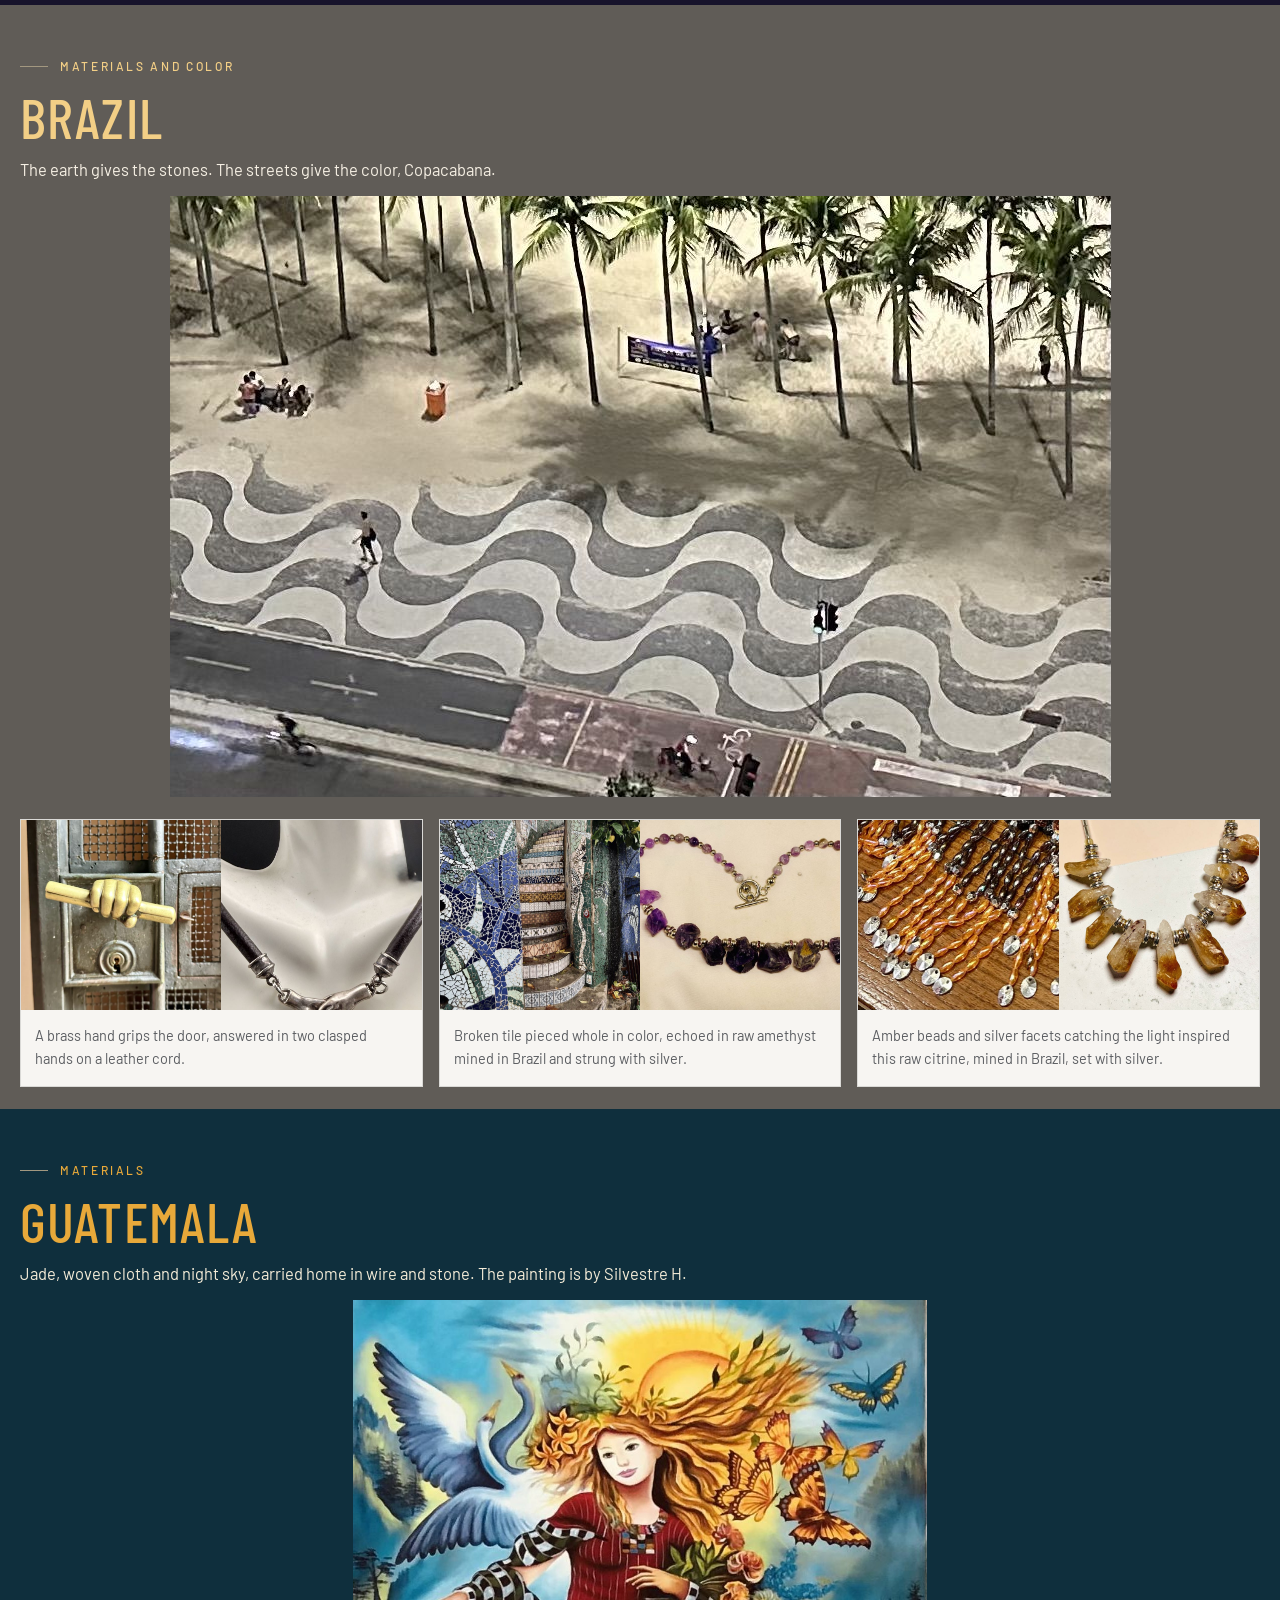
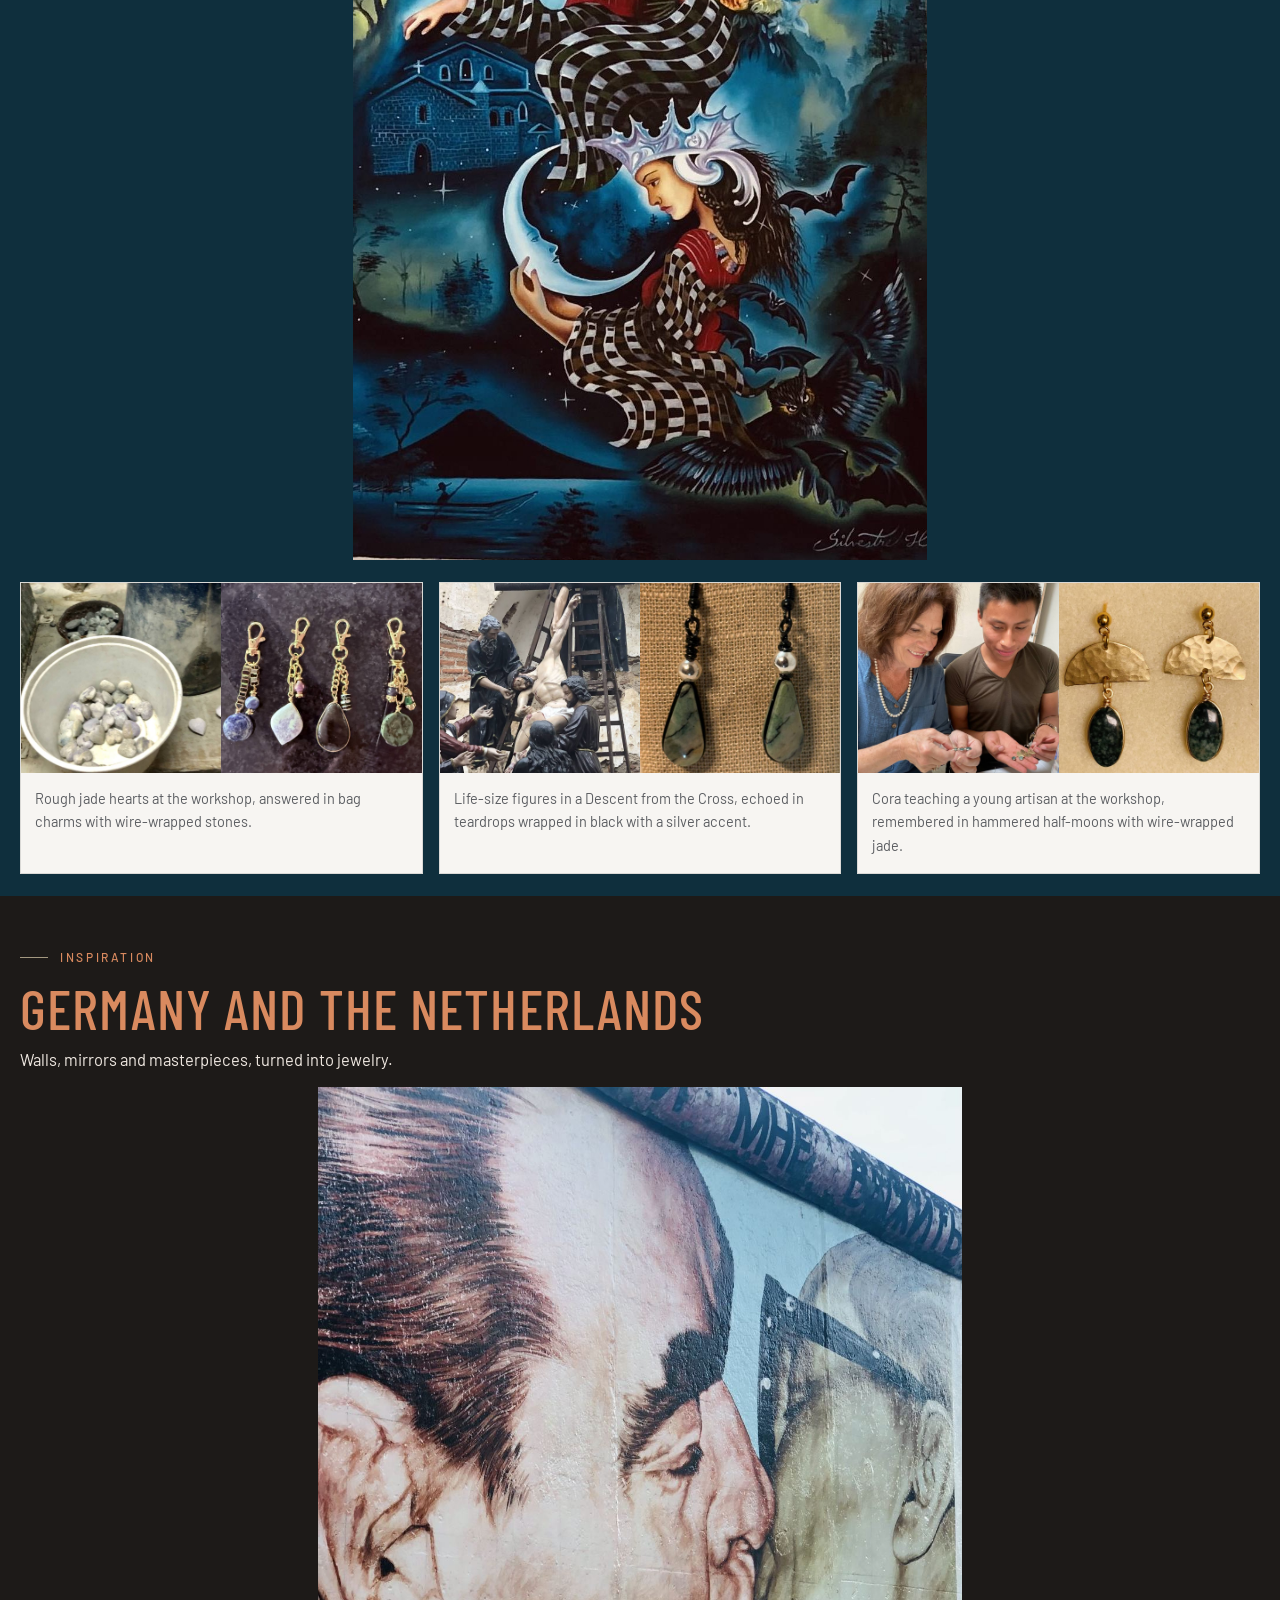
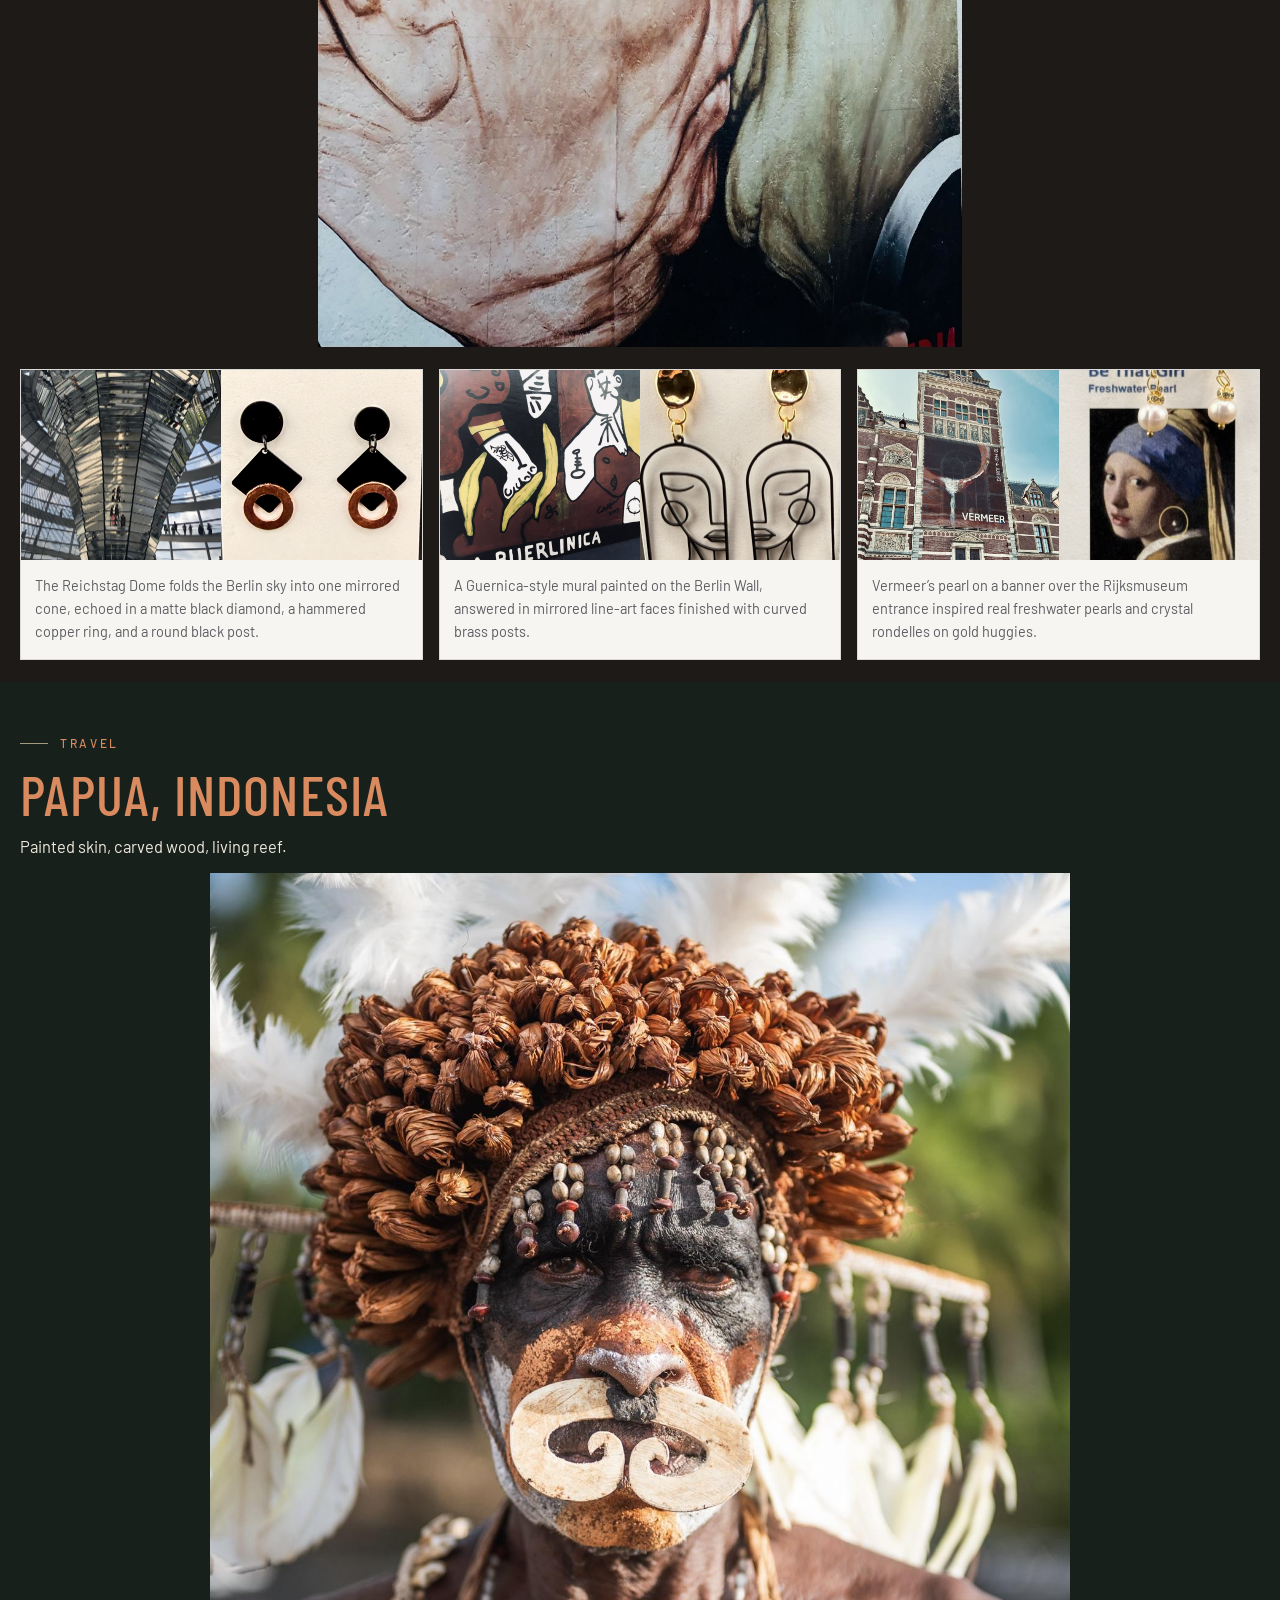
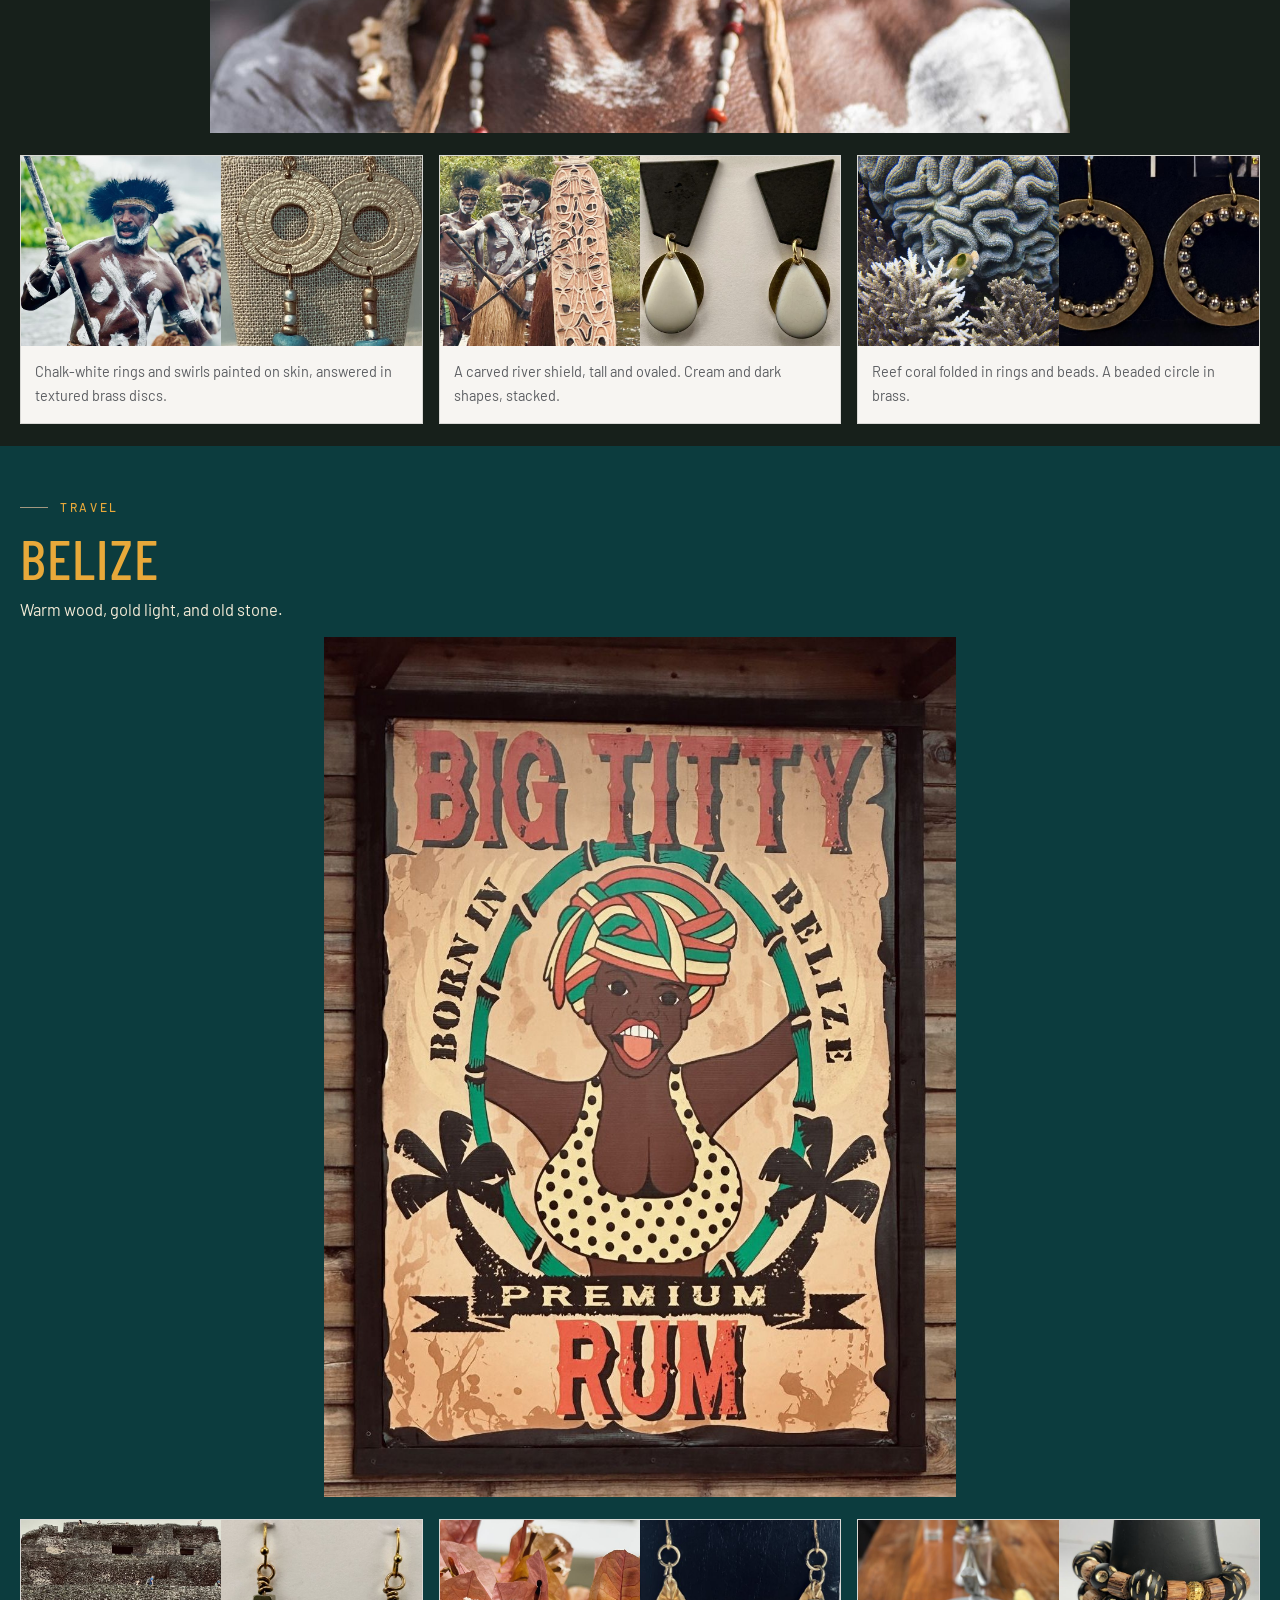
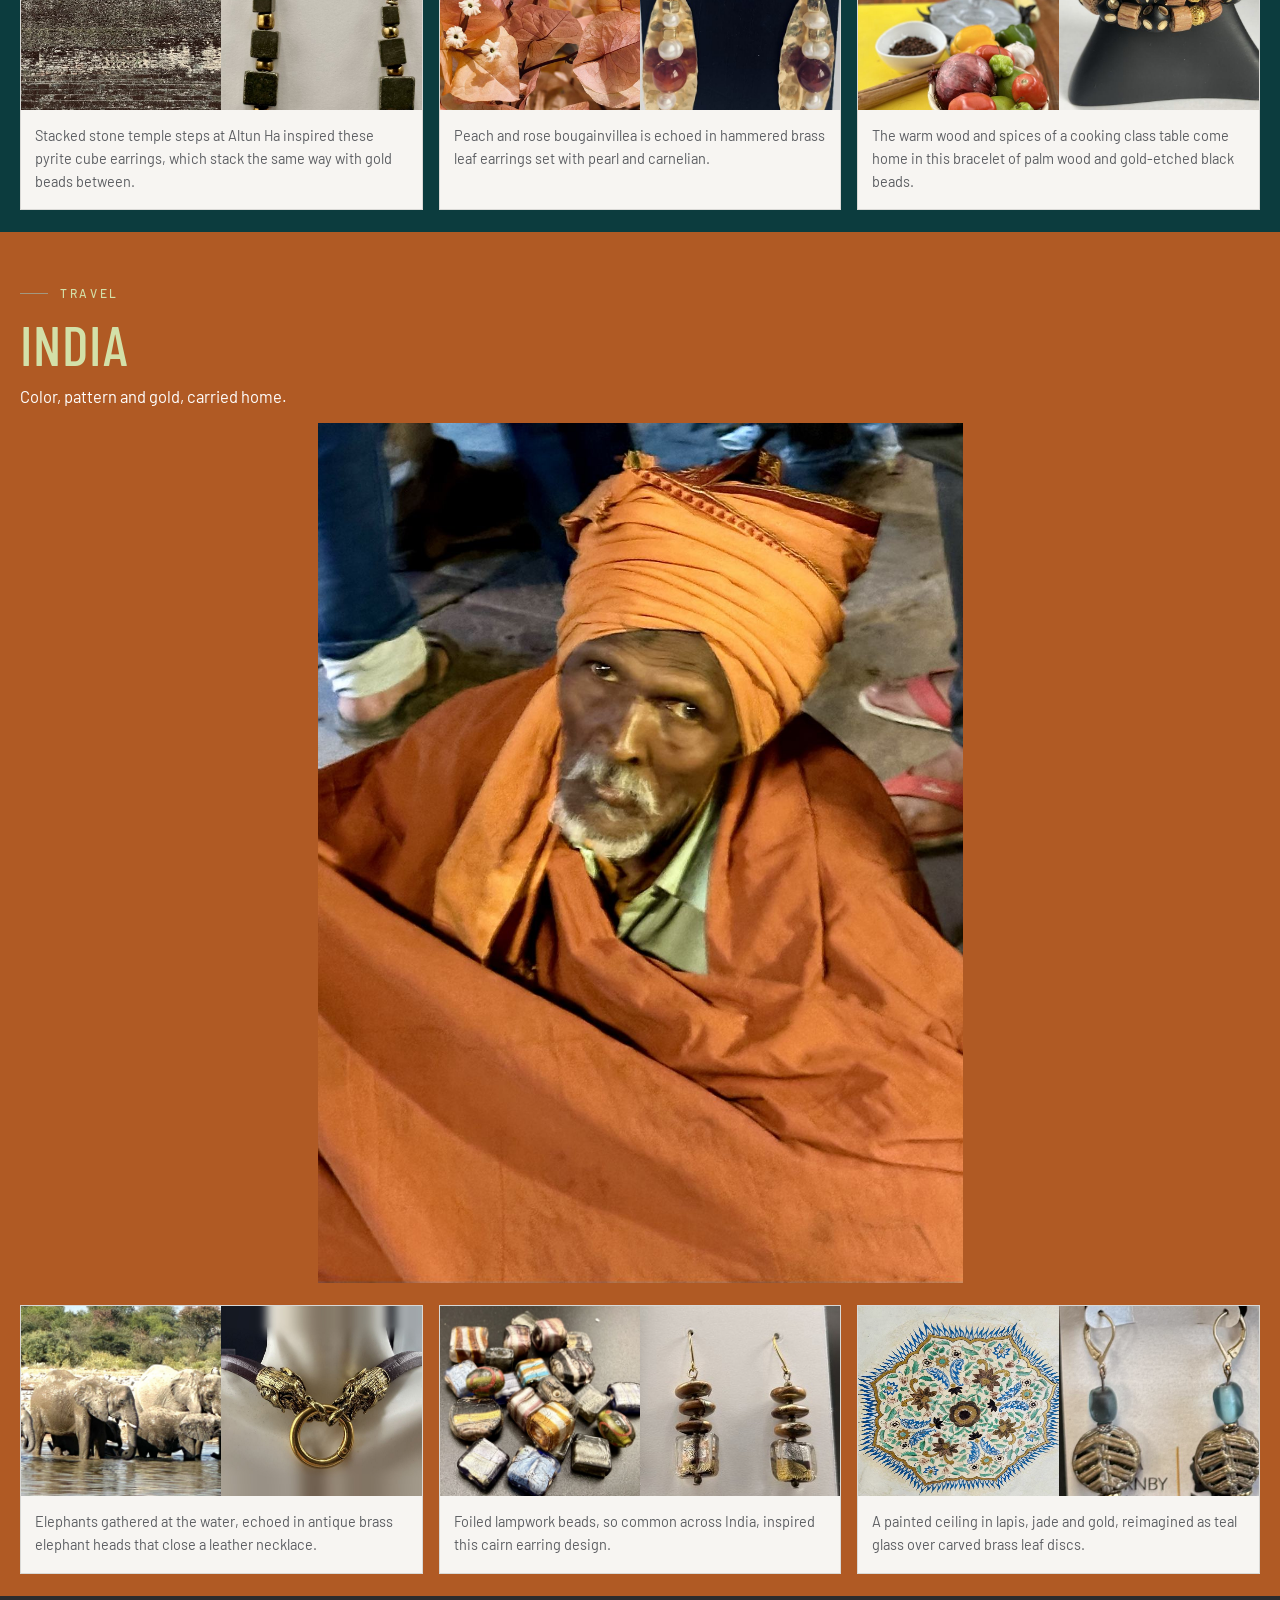
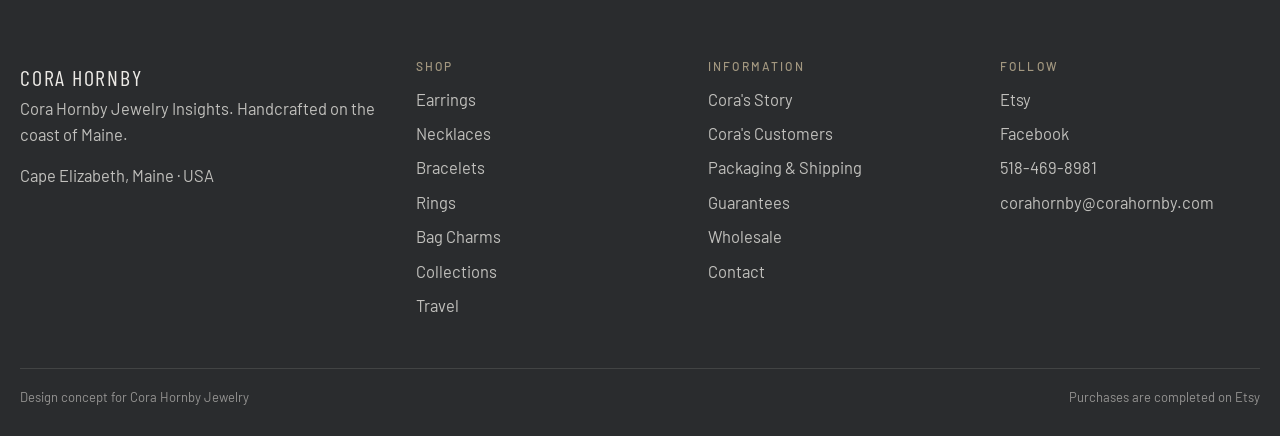
<file: color-version/travel.html>
<!DOCTYPE html>
<html lang="en">
<head>
  <meta charset="utf-8">
  <meta name="viewport" content="width=device-width, initial-scale=1">
  <title>Travel Inspirations | Cora Hornby Jewelry</title>
  <meta name="description" content="Travel pages for Cora Hornby Jewelry: Greece, Namibia and South Africa, Brazil, Guatemala, Germany and the Netherlands, Papua, Belize, and India.">
  <link rel="preconnect" href="https://fonts.googleapis.com">
  <link rel="preconnect" href="https://fonts.gstatic.com" crossorigin>
  <link href="https://fonts.googleapis.com/css2?family=Barlow+Condensed:wght@400;500;600&family=Barlow:wght@400;500;600&display=swap" rel="stylesheet">
  <link rel="stylesheet" href="../css/styles.css">
  <link rel="icon" href="../favicon.svg" type="image/svg+xml">

  <link rel="stylesheet" href="css/color.css">
</head>
<body>
  <header class="site-header">
    <div class="announce">Handcrafted on the coast of Maine</div>
    <div class="nav-bar">
      <a class="logo" href="index.html"><span class="logo-name">Cora Hornby</span><span class="logo-sub">Jewelry Insights</span></a>
      <button class="nav-toggle" type="button" aria-label="Open menu" aria-expanded="false"><span></span><span></span><span></span></button>
      <div class="nav-panel">
        <nav class="nav" aria-label="Primary">
          <a href="index.html">Home</a>
          <a href="travel.html" aria-current="page">Travel</a>
          <a href="../collections.html">Collections</a>
          <a href="../shop.html">Shop</a>
          <a href="../about.html">Story</a>
          <a href="../customers.html">Customers</a>
        </nav>
        <div class="nav-tools">
          <button class="search-btn" type="button" aria-expanded="false">Search</button>
          <a class="btn" href="https://www.etsy.com/shop/CoraHornbyJewelry" target="_blank" rel="noopener">Shop Etsy</a>
        </div>
      </div>
    </div>
    <div class="search-panel" hidden>
      <div class="search-inner">
        <label class="eyebrow" for="search-input">Search the collection</label>
        <input id="search-input" type="search" placeholder="Try jade, citrine, Greece, pearls…">
        <div id="search-results" class="search-results"></div>
      </div>
    </div>
  </header>
  <main>
    <div class="wrap-wide page-hero">
      <p class="eyebrow">Travel inspirations</p>
      <h1>The place, then the piece</h1>
      <p class="lede">Cora makes the jewelry in Maine. Each trip below is shown the way she described it: a photograph from the road beside the piece it suggested. Guatemala and Brazil also supply stone. Greece, and Germany with the Netherlands, supply the idea.</p>
    </div>
    <div class="wrap-wide">

      <section class="travel-block tone-greece" id="greece">
        <p class="eyebrow">Inspiration</p>
        <h2>Greece</h2>
        <p class="group-intro">Spirals, coils, and domes, found in museums and mountaintops.</p>
        <img class="country-banner" src="../images/travel/greece-00.jpg" alt="A monastery on a sandstone pillar at Meteora, Greece">
        <div class="inspire-grid">
          <article class="inspire-card">
            <div class="inspire-photos">
              <img src="../images/travel/greece-01.jpg" alt="Ancient bronze spiral discs in a museum case">
              <img src="../images/travel/greece-02.jpg" alt="Concentric spiral silver pendant on a braided leather cord">
            </div>
            <p>Flat bronze spirals wound ring on ring, echoed in a hammered silver disc.</p>
          </article>
          <article class="inspire-card">
            <div class="inspire-photos">
              <img src="../images/travel/greece-03.jpg" alt="Coiled bronze bracelets in a museum">
              <img src="../images/travel/greece-04.jpg" alt="Mixed-metal wrapped bangles">
            </div>
            <p>Bronze bracelets coiled and hung in rows, reimagined as hammered bangles wrapped in mixed metal.</p>
          </article>
          <article class="inspire-card">
            <div class="inspire-photos">
              <img src="../images/travel/greece-05.jpg" alt="An ancient gold-decorated shield with a meander border">
              <img src="../images/travel/greece-06.jpg" alt="Silver dome earrings on chain">
            </div>
            <p>A gold-trimmed shield with a meander border inspired these raised silver domes on chain.</p>
          </article>
        </div>
      </section>

      <section class="travel-block tone-namibia" id="namibia">
        <p class="eyebrow">Travel</p>
        <h2>Namibia and South Africa</h2>
        <p class="group-intro">Color, bone and bead, and a lot of sun.</p>
        <img class="country-banner" src="../images/travel/namibia-00.jpg" alt="Mural of a young woman in a mask, Cape Town">
        <div class="inspire-grid">
          <article class="inspire-card">
            <div class="inspire-photos">
              <img src="../images/travel/namibia-01.jpg" alt="A dead tree in Deadvlei, Namibia">
              <img src="../images/travel/namibia-02.jpg" alt="Long dark bone earrings wrapped in brass wire">
            </div>
            <p>Deadvlei, Namibia. Sun-baked wood against red dunes became long earrings of dark bone, wrapped in brass wire.</p>
          </article>
          <article class="inspire-card">
            <div class="inspire-photos">
              <img src="../images/travel/namibia-03.jpg" alt="Cora with a python across her shoulders">
              <img src="../images/travel/namibia-04.jpg" alt="Snake-head clasp on a dark leather necklace">
            </div>
            <p>Cora, face to face with a python. Two gold snake heads meet at a gunmetal ring on a leather necklace.</p>
          </article>
          <article class="inspire-card">
            <div class="inspire-photos">
              <img src="../images/travel/namibia-05.jpg" alt="African glass and bone trade beads in a wooden bowl">
              <img src="../images/travel/namibia-06.jpg" alt="Bone bead necklace and earrings with brass accents">
            </div>
            <p>Beads of the market. A bone bead necklace and earrings set, finished with brass accents.</p>
          </article>
        </div>
      </section>

      <section class="travel-block tone-brazil" id="brazil">
        <p class="eyebrow">Materials and color</p>
        <h2>Brazil</h2>
        <p class="group-intro">The earth gives the stones. The streets give the color, Copacabana.</p>
        <img class="country-banner" src="../images/travel/brazil-00.jpg" alt="Wave-patterned pavement on Copacabana beach">
        <div class="inspire-grid">
          <article class="inspire-card">
            <div class="inspire-photos">
              <img src="../images/travel/brazil-01.jpg" alt="A brass hand-shaped door handle">
              <img src="../images/travel/brazil-02.jpg" alt="Silver handshake clasp on a leather cord">
            </div>
            <p>A brass hand grips the door, answered in two clasped hands on a leather cord.</p>
          </article>
          <article class="inspire-card">
            <div class="inspire-photos">
              <img src="../images/travel/brazil-03.jpg" alt="Broken-tile mosaic staircase in blue, green, and white">
              <img src="../images/travel/brazil-04.jpg" alt="Raw amethyst necklace with silver beads">
            </div>
            <p>Broken tile pieced whole in color, echoed in raw amethyst mined in Brazil and strung with silver.</p>
          </article>
          <article class="inspire-card">
            <div class="inspire-photos">
              <img src="../images/travel/brazil-05.jpg" alt="Amber beads and silver facets on a wooden table">
              <img src="../images/travel/brazil-06.jpg" alt="Raw citrine necklace with silver and gold spacers">
            </div>
            <p>Amber beads and silver facets catching the light inspired this raw citrine, mined in Brazil, set with silver.</p>
          </article>
        </div>
      </section>

      <section class="travel-block tone-guatemala" id="guatemala">
        <p class="eyebrow">Materials</p>
        <h2>Guatemala</h2>
        <p class="group-intro">Jade, woven cloth and night sky, carried home in wire and stone. The painting is by Silvestre H.</p>
        <img class="country-banner" src="../images/travel/guatemala-00.jpg" alt="Painting of a sun woman and moon woman in Guatemalan textiles">
        <div class="inspire-grid">
          <article class="inspire-card">
            <div class="inspire-photos">
              <img src="../images/travel/guatemala-01.jpg" alt="Rough jade hearts at the workshop">
              <img src="../images/travel/guatemala-02.jpg" alt="Bag charms with wire-wrapped stones">
            </div>
            <p>Rough jade hearts at the workshop, answered in bag charms with wire-wrapped stones.</p>
          </article>
          <article class="inspire-card">
            <div class="inspire-photos">
              <img src="../images/travel/guatemala-03.jpg" alt="Life-size figures in a Descent from the Cross">
              <img src="../images/travel/guatemala-04.jpg" alt="Teardrop earrings wrapped in black with a silver accent">
            </div>
            <p>Life-size figures in a Descent from the Cross, echoed in teardrops wrapped in black with a silver accent.</p>
          </article>
          <article class="inspire-card">
            <div class="inspire-photos">
              <img src="../images/travel/guatemala-05.jpg" alt="Cora teaching a young artisan at the workshop">
              <img src="../images/travel/guatemala-06.jpg" alt="Hammered half-moons with wire-wrapped jade">
            </div>
            <p>Cora teaching a young artisan at the workshop, remembered in hammered half-moons with wire-wrapped jade.</p>
          </article>
        </div>
      </section>

      <section class="travel-block tone-germany" id="germany">
        <p class="eyebrow">Inspiration</p>
        <h2>Germany and the Netherlands</h2>
        <p class="group-intro">Walls, mirrors and masterpieces, turned into jewelry.</p>
        <img class="country-banner" src="../images/travel/germany-00.jpg" alt="East Side Gallery mural on the Berlin Wall">
        <div class="inspire-grid">
          <article class="inspire-card">
            <div class="inspire-photos">
              <img src="../images/travel/germany-01.jpg" alt="The Reichstag Dome in Berlin">
              <img src="../images/travel/germany-02.jpg" alt="Black and copper geometric drop earrings">
            </div>
            <p>The Reichstag Dome folds the Berlin sky into one mirrored cone, echoed in a matte black diamond, a hammered copper ring, and a round black post.</p>
          </article>
          <article class="inspire-card">
            <div class="inspire-photos">
              <img src="../images/travel/germany-03.jpg" alt="A mural at the East Side Gallery, Berlin">
              <img src="../images/travel/germany-04.jpg" alt="Cubist line-art face earrings">
            </div>
            <p>A Guernica-style mural painted on the Berlin Wall, answered in mirrored line-art faces finished with curved brass posts.</p>
          </article>
          <article class="inspire-card">
            <div class="inspire-photos">
              <img src="../images/travel/germany-05.jpg" alt="The Rijksmuseum in Amsterdam">
              <img src="../images/travel/germany-06.jpg" alt="Be That Girl freshwater pearl earrings">
            </div>
            <p>Vermeer’s pearl on a banner over the Rijksmuseum entrance inspired real freshwater pearls and crystal rondelles on gold huggies.</p>
          </article>
        </div>
      </section>

      <section class="travel-block tone-papua" id="papua">
        <p class="eyebrow">Travel</p>
        <h2>Papua, Indonesia</h2>
        <p class="group-intro">Painted skin, carved wood, living reef.</p>
        <img class="country-banner" src="../images/travel/papua-00.jpg" alt="Portrait in a feathered headdress with a carved shell nose ornament">
        <div class="inspire-grid">
          <article class="inspire-card">
            <div class="inspire-photos">
              <img src="../images/travel/papua-01.jpg" alt="A man in white body paint holding a spear">
              <img src="../images/travel/papua-02.jpg" alt="Concentric disc earrings with a striped blue bead">
            </div>
            <p>Chalk-white rings and swirls painted on skin, answered in textured brass discs.</p>
          </article>
          <article class="inspire-card">
            <div class="inspire-photos">
              <img src="../images/travel/papua-03.jpg" alt="A carved shield standing in a canoe">
              <img src="../images/travel/papua-04.jpg" alt="Black trapezoid earrings with cream teardrops">
            </div>
            <p>A carved river shield, tall and ovaled. Cream and dark shapes, stacked.</p>
          </article>
          <article class="inspire-card">
            <div class="inspire-photos">
              <img src="../images/travel/papua-05.jpg" alt="Brain coral and branching coral underwater">
              <img src="../images/travel/papua-06.jpg" alt="Brass hoop earrings with a ring of beads">
            </div>
            <p>Reef coral folded in rings and beads. A beaded circle in brass.</p>
          </article>
        </div>
      </section>

      <section class="travel-block tone-belize" id="belize">
        <p class="eyebrow">Travel</p>
        <h2>Belize</h2>
        <p class="group-intro">Warm wood, gold light, and old stone.</p>
        <img class="country-banner" src="../images/travel/belize-00.jpg" alt="A vintage Belize rum sign on a wooden wall">
        <div class="inspire-grid">
          <article class="inspire-card">
            <div class="inspire-photos">
              <img src="../images/travel/belize-01.jpg" alt="Stacked stone steps at Altun Ha">
              <img src="../images/travel/belize-02.jpg" alt="Pyrite cube earrings with gold beads">
            </div>
            <p>Stacked stone temple steps at Altun Ha inspired these pyrite cube earrings, which stack the same way with gold beads between.</p>
          </article>
          <article class="inspire-card">
            <div class="inspire-photos">
              <img src="../images/travel/belize-03.jpg" alt="Peach and rose bougainvillea">
              <img src="../images/travel/belize-04.jpg" alt="Hammered brass leaf earrings with pearl and carnelian">
            </div>
            <p>Peach and rose bougainvillea is echoed in hammered brass leaf earrings set with pearl and carnelian.</p>
          </article>
          <article class="inspire-card">
            <div class="inspire-photos">
              <img src="../images/travel/belize-05.jpg" alt="A cooking class table with spices and produce">
              <img src="../images/travel/belize-06.jpg" alt="Palm wood and gold-etched black bead bracelet">
            </div>
            <p>The warm wood and spices of a cooking class table come home in this bracelet of palm wood and gold-etched black beads.</p>
          </article>
        </div>
      </section>

      <section class="travel-block tone-india" id="india">
        <p class="eyebrow">Travel</p>
        <h2>India</h2>
        <p class="group-intro">Color, pattern and gold, carried home.</p>
        <img class="country-banner" src="../images/travel/india-00.jpg" alt="A man in an orange turban and orange cloth">
        <div class="inspire-grid">
          <article class="inspire-card">
            <div class="inspire-photos">
              <img src="../images/travel/india-01.jpg" alt="Elephants standing together in shallow water">
              <img src="../images/travel/india-02.jpg" alt="Elephant necklace on a leather cord">
            </div>
            <p>Elephants gathered at the water, echoed in antique brass elephant heads that close a leather necklace.</p>
          </article>
          <article class="inspire-card">
            <div class="inspire-photos">
              <img src="../images/travel/india-03.jpg" alt="Lampwork glass beads in many colors">
              <img src="../images/travel/india-04.jpg" alt="Cairn lampwork bead earrings">
            </div>
            <p>Foiled lampwork beads, so common across India, inspired this cairn earring design.</p>
          </article>
          <article class="inspire-card">
            <div class="inspire-photos">
              <img src="../images/travel/india-05.jpg" alt="A painted ceiling in India">
              <img src="../images/travel/india-06.jpg" alt="Teal glass earrings over brass leaf discs">
            </div>
            <p>A painted ceiling in lapis, jade and gold, reimagined as teal glass over carved brass leaf discs.</p>
          </article>
        </div>
      </section>

    </div>
  </main>
  <footer class="site-footer">
    <div class="wrap-wide footer-grid">
      <div>
        <div class="logo-name">Cora Hornby</div>
        <p>Cora Hornby Jewelry Insights. Handcrafted on the coast of Maine.</p>
        <p>Cape Elizabeth, Maine · USA</p>
      </div>
      <div>
        <h3>Shop</h3>
        <ul>
          <li><a href="../shop.html#earrings">Earrings</a></li>
          <li><a href="../shop.html#necklaces">Necklaces</a></li>
          <li><a href="../shop.html#bracelets">Bracelets</a></li>
          <li><a href="../shop.html#rings">Rings</a></li>
          <li><a href="../shop.html#charms">Bag Charms</a></li>
          <li><a href="../collections.html">Collections</a></li>
          <li><a href="travel.html">Travel</a></li>
        </ul>
      </div>
      <div>
        <h3>Information</h3>
        <ul>
          <li><a href="../about.html">Cora's Story</a></li>
          <li><a href="../customers.html">Cora's Customers</a></li>
          <li><a href="../shipping.html">Packaging &amp; Shipping</a></li>
          <li><a href="../guarantees.html">Guarantees</a></li>
          <li><a href="../wholesale.html">Wholesale</a></li>
          <li><a href="../contact.html">Contact</a></li>
        </ul>
      </div>
      <div>
        <h3>Follow</h3>
        <ul>
          <li><a href="https://www.etsy.com/shop/CoraHornbyJewelry" target="_blank" rel="noopener">Etsy</a></li>
          <li><a href="https://www.facebook.com/corahornbyjewelry" target="_blank" rel="noopener">Facebook</a></li>
          <li><a href="tel:5184698981">518-469-8981</a></li>
          <li><a href="mailto:corahornby@corahornby.com">corahornby@corahornby.com</a></li>
        </ul>
      </div>
    </div>
    <div class="wrap-wide footer-base">
      <span>Design concept for Cora Hornby Jewelry</span>
      <span>Purchases are completed on Etsy</span>
    </div>
  </footer>
  <script src="../js/site.js"></script>
</body>
</html>
</file>
<file: css/styles.css>
:root {
  --paper: #e6e5e2;
  --paper-2: #d5d4d0;
  --white: #f3f2f0;
  --ink: #2a2c2e;
  --muted: #5c5e62;
  --jade: #3c3f44;
  --jade-deep: #2a2c30;
  --brass: #786f58;
  --brass-soft: #a39880;
  --line: rgba(42, 44, 46, 0.14);
  --shadow: 0 18px 50px rgba(42, 44, 46, 0.08);
  --serif: "Barlow Condensed", "Arial Narrow", sans-serif;
  --sans: "Barlow", "Helvetica Neue", Helvetica, Arial, sans-serif;
  --header: 118px;
}

* { box-sizing: border-box; }
[hidden] { display: none !important; }
html { scroll-behavior: smooth; }
body {
  margin: 0;
  background: var(--paper);
  color: var(--ink);
  font-family: var(--sans);
  font-size: 16.5px;
  line-height: 1.6;
  font-weight: 400;
}
img { max-width: 100%; display: block; }
a { color: inherit; text-decoration: none; }
button, input, textarea, select { font-family: inherit; }
button { cursor: pointer; }

.wrap {
  width: min(1180px, calc(100% - 48px));
  margin: 0 auto;
}
.wrap-wide {
  width: min(1320px, calc(100% - 40px));
  margin: 0 auto;
}

.eyebrow {
  display: inline-flex;
  align-items: center;
  gap: 12px;
  margin: 0 0 14px;
  color: var(--brass);
  font-size: 12px;
  font-weight: 500;
  letter-spacing: 0.22em;
  text-transform: uppercase;
}
.eyebrow::before {
  content: "";
  width: 28px;
  height: 1px;
  background: var(--brass-soft);
}

h1, h2, h3, .serif { font-family: var(--serif); font-weight: 500; letter-spacing: 0.02em; }
h1 {
  margin: 0 0 18px;
  font-size: clamp(56px, 6.4vw, 92px);
  line-height: 0.9;
  letter-spacing: 0.01em;
  text-transform: uppercase;
}
h2 {
  margin: 0 0 12px;
  font-size: clamp(40px, 4.4vw, 60px);
  line-height: 0.95;
  text-transform: uppercase;
}
h3 { margin: 0 0 8px; font-size: 32px; line-height: 1; text-transform: uppercase; }
p { margin: 0 0 14px; }

.lede {
  max-width: 46ch;
  color: var(--muted);
  font-size: 17.5px;
}

.btn {
  display: inline-flex;
  align-items: center;
  justify-content: center;
  gap: 8px;
  min-height: 48px;
  padding: 0 22px;
  border: 1px solid var(--jade);
  background: var(--jade);
  color: var(--white);
  font-size: 13px;
  font-weight: 500;
  letter-spacing: 0.14em;
  text-transform: uppercase;
  transition: background .2s ease, color .2s ease, border-color .2s ease;
}
.btn:hover { background: var(--jade-deep); }
.btn-ghost {
  background: transparent;
  color: var(--ink);
  border-color: rgba(28, 25, 22, 0.35);
}
.btn-ghost:hover { background: var(--ink); color: var(--white); border-color: var(--ink); }
.btn-light {
  background: transparent;
  color: var(--white);
  border-color: rgba(251, 248, 244, 0.55);
}
.btn-light:hover { background: var(--white); color: var(--jade); }
.btn-row { display: flex; flex-wrap: wrap; gap: 12px; margin-top: 26px; }
.text-link {
  color: var(--ink);
  font-size: 14px;
  font-weight: 500;
  letter-spacing: 0.04em;
  border-bottom: 1px solid rgba(42, 44, 46, 0.35);
}
.text-link:hover { border-color: var(--jade); }

/* Header */
.announce {
  background: var(--jade);
  color: #eceae6;
  text-align: center;
  font-size: 12.5px;
  letter-spacing: 0.12em;
  text-transform: uppercase;
  padding: 9px 16px;
}
.site-header {
  position: sticky;
  top: 0;
  z-index: 40;
  background: rgba(230, 229, 226, 0.94);
  backdrop-filter: blur(14px);
  border-bottom: 1px solid var(--line);
}
.nav-bar {
  position: relative;
  width: min(1320px, calc(100% - 40px));
  margin: 0 auto;
  min-height: 78px;
  display: grid;
  grid-template-columns: auto 1fr auto;
  align-items: center;
  gap: 28px;
}
.nav-panel { display: contents; }
.logo { display: flex; flex-direction: column; line-height: 1; }
.logo-name {
  font-family: var(--serif);
  font-size: 28px;
  letter-spacing: 0.08em;
  text-transform: uppercase;
}
.logo-sub {
  margin-top: 6px;
  color: var(--muted);
  font-size: 11px;
  letter-spacing: 0.22em;
  text-transform: uppercase;
}
.nav {
  display: flex;
  justify-content: center;
  gap: 22px;
}
.nav a {
  font-size: 14px;
  color: var(--ink);
  letter-spacing: 0.02em;
}
.nav a[aria-current="page"],
.nav a:hover { color: var(--brass); }
.nav-tools { display: flex; align-items: center; gap: 16px; }
.search-btn, .icon-btn {
  border: 0;
  background: transparent;
  color: var(--ink);
  font-size: 14px;
  letter-spacing: 0.04em;
  padding: 8px 0;
}
.search-btn:hover, .icon-btn:hover { color: var(--brass); }
.nav-toggle {
  display: none;
  width: 42px;
  height: 42px;
  border: 1px solid var(--line);
  background: transparent;
  padding: 11px 10px;
  flex-direction: column;
  justify-content: space-between;
}
.nav-toggle span {
  display: block;
  height: 1px;
  background: var(--ink);
}

.search-panel {
  border-top: 1px solid var(--line);
  background: var(--white);
}
.search-panel[hidden] { display: none; }
.search-inner {
  width: min(760px, calc(100% - 40px));
  margin: 0 auto;
  padding: 18px 0 22px;
}
.search-inner input {
  width: 100%;
  border: 0;
  border-bottom: 1px solid var(--ink);
  background: transparent;
  font-size: 22px;
  font-family: var(--serif);
  padding: 8px 0 12px;
  outline: none;
}
.search-results { margin-top: 12px; }
.search-results a {
  display: flex;
  justify-content: space-between;
  gap: 16px;
  padding: 10px 0;
  border-bottom: 1px solid var(--line);
  font-size: 15px;
}
.search-results a span { color: var(--muted); }
.search-empty { color: var(--muted); margin: 8px 0 0; }

/* Hero */
.hero {
  display: grid;
  grid-template-columns: 1fr 2fr;
  min-height: calc(100vh - 118px);
  background: var(--white);
}
.hero-copy {
  display: flex;
  flex-direction: column;
  justify-content: center;
  padding: 48px 40px 48px 6vw;
}
.hero h1 { font-size: clamp(48px, 4.6vw, 72px); }
.hero-copy .lede + .lede { margin-top: -4px; }
.hero-note {
  margin-top: 34px;
  color: var(--muted);
  font-size: 13px;
  letter-spacing: 0.08em;
  text-transform: uppercase;
}
.hero-visual {
  position: relative;
  min-height: 560px;
  background: #c5c4c0;
  overflow: hidden;
}
.hero-visual img {
  position: absolute;
  inset: 0;
  width: 100%;
  height: 100%;
  object-fit: cover;
  object-position: 32% 28%;
}
.hero-card {
  position: absolute;
  left: 24px;
  bottom: 24px;
  width: min(280px, calc(100% - 48px));
  background: rgba(251, 248, 244, 0.94);
  padding: 16px;
  box-shadow: var(--shadow);
}
.hero-card strong { display: block; font-family: var(--serif); font-size: 22px; font-weight: 400; line-height: 1.2; margin: 4px 0 8px; }
.hero-card a { color: var(--jade); font-size: 14px; border-bottom: 1px solid rgba(31, 59, 50, 0.35); }

/* Categories */
.section { padding: 88px 0; }
.section-head {
  display: flex;
  justify-content: space-between;
  align-items: flex-end;
  gap: 24px;
  margin-bottom: 32px;
}
.section-head p { max-width: 42ch; color: var(--muted); margin: 0; }

.cat-grid {
  display: grid;
  grid-template-columns: repeat(3, 1fr);
  gap: 18px;
}
.cat-card {
  position: relative;
  min-height: 360px;
  overflow: hidden;
  background: #c8c7c4;
  color: white;
}
.cat-card img {
  width: 100%;
  height: 100%;
  object-fit: cover;
  position: absolute;
  inset: 0;
  transition: transform .6s ease;
}
.cat-card:hover img { transform: scale(1.05); }
.cat-card .shade {
  position: absolute;
  inset: 0;
  background: linear-gradient(to top, rgba(18, 16, 14, 0.78), rgba(18, 16, 14, 0.05) 55%);
}
.cat-card .cat-copy {
  position: absolute;
  left: 22px;
  right: 22px;
  bottom: 20px;
}
.cat-card h3 { color: white; font-size: 32px; }
.cat-card p { color: rgba(255,255,255,.86); font-size: 14.5px; margin-bottom: 10px; }
.cat-card .text-link { color: white; border-color: rgba(255,255,255,.45); }

/* Products */
.product-grid {
  display: grid;
  grid-template-columns: repeat(3, 1fr);
  gap: 28px 22px;
}
.product-card { display: flex; flex-direction: column; }
.product-photo {
  background: #f7f4ef;
  aspect-ratio: 1;
  overflow: hidden;
  border: 1px solid rgba(28, 25, 22, 0.06);
}
.product-photo img {
  width: 100%;
  height: 100%;
  object-fit: contain;
  padding: 6%;
  transition: transform .45s ease;
}
.product-card:hover .product-photo img { transform: scale(1.04); }
.product-photo.cover img { object-fit: cover; padding: 0; }
.product-photo.pending {
  display: grid;
  place-items: center;
  background: #d8d7d4;
  color: var(--jade);
  letter-spacing: 0.16em;
  text-transform: uppercase;
  font-size: 12px;
}
.product-meta { padding-top: 14px; }
.product-cat {
  color: var(--brass);
  font-size: 11px;
  letter-spacing: 0.18em;
  text-transform: uppercase;
}
.product-meta h3 { font-size: 24px; margin: 4px 0 6px; }
.price { font-size: 15px; letter-spacing: 0.04em; }
.product-meta p { color: var(--muted); font-size: 14.5px; margin: 8px 0 12px; }

/* Materials */
.materials { background: var(--jade); color: #f6f1e8; }
.materials .eyebrow { color: var(--brass-soft); }
.materials .eyebrow::before { background: var(--brass-soft); }
.materials .section-head p { color: rgba(246, 241, 232, 0.75); }
.material-grid {
  display: grid;
  grid-template-columns: repeat(3, 1fr);
  gap: 22px;
}
.material {
  display: grid;
  grid-template-columns: 92px 1fr;
  gap: 16px;
  align-items: center;
  padding-top: 8px;
}
.material img {
  width: 92px;
  height: 92px;
  object-fit: cover;
  border-radius: 50%;
}
.material h3 { font-size: 24px; color: white; }
.material p { margin: 0; color: rgba(246, 241, 232, 0.78); font-size: 14.5px; }

/* Story */
.story {
  display: grid;
  grid-template-columns: 1.05fr 0.95fr;
  background: var(--white);
}
.story-visual { min-height: 560px; background: #c8c7c4; }
.story-visual img { width: 100%; height: 100%; object-fit: cover; object-position: center 30%; }
.story-copy { padding: 72px 7vw; display: flex; flex-direction: column; justify-content: center; }
.story-copy p { color: var(--muted); }

/* Reviews */
.rating-row {
  display: flex;
  align-items: baseline;
  gap: 14px;
  margin-bottom: 28px;
}
.rating-row strong {
  font-family: var(--serif);
  font-size: 42px;
  font-weight: 400;
}
.stars { color: var(--brass); letter-spacing: 0.12em; }
.review-grid {
  display: grid;
  grid-template-columns: repeat(3, 1fr);
  gap: 18px;
}
.review {
  background: var(--white);
  border: 1px solid var(--line);
  padding: 28px 24px 22px;
}
.review q {
  display: block;
  font-family: var(--serif);
  font-size: 24px;
  line-height: 1.35;
  quotes: none;
}
.review cite {
  display: block;
  margin-top: 18px;
  font-style: normal;
  color: var(--muted);
  letter-spacing: 0.08em;
  text-transform: uppercase;
  font-size: 12px;
}

/* Etsy band */
.etsy-band {
  background:
    linear-gradient(100deg, rgba(21, 40, 34, 0.88), rgba(21, 40, 34, 0.55)),
    url("../images/lifestyle/busts.jpg") center/cover;
  color: white;
  padding: 96px 0;
}
.etsy-band h2 { max-width: 12ch; }
.etsy-band p { max-width: 48ch; color: rgba(255,255,255,.84); }

/* Shop page */
.page-hero { padding: 64px 0 20px; }
.page-hero h1 { font-size: clamp(44px, 6vw, 68px); }
.filters { display: flex; flex-wrap: wrap; gap: 8px; margin: 8px 0 36px; }
.filters button {
  border: 1px solid var(--line);
  background: transparent;
  color: var(--ink);
  padding: 8px 14px;
  letter-spacing: 0.08em;
  text-transform: uppercase;
  font-size: 12px;
}
.filters button[aria-pressed="true"],
.filters button:hover { background: var(--ink); color: var(--white); border-color: var(--ink); }
.shop-group { margin-bottom: 54px; }
.shop-group h2 { font-size: 40px; }
.shop-group .group-intro { color: var(--muted); max-width: 62ch; margin-bottom: 22px; }

/* About / simple pages */
.split-page {
  display: grid;
  grid-template-columns: 0.9fr 1.1fr;
  min-height: 70vh;
  background: var(--white);
}
.split-page img { width: 100%; height: 100%; object-fit: cover; min-height: 420px; }
.split-copy { padding: 72px 7vw; }
.traits { display: flex; flex-wrap: wrap; gap: 8px; margin: 18px 0 26px; }
.traits span {
  border: 1px solid var(--line);
  padding: 6px 12px;
  letter-spacing: 0.14em;
  text-transform: uppercase;
  font-size: 11px;
}

.form {
  display: grid;
  gap: 14px;
  max-width: 560px;
}
.form label { display: grid; gap: 6px; font-size: 13px; letter-spacing: 0.08em; text-transform: uppercase; }
.form input, .form textarea, .form select {
  border: 1px solid var(--line);
  background: var(--white);
  color: var(--ink);
  padding: 12px 14px;
  font-size: 16px;
  letter-spacing: 0;
  text-transform: none;
}
.form textarea { min-height: 140px; resize: vertical; }
.form-success {
  background: var(--white);
  border: 1px solid var(--line);
  padding: 28px;
  max-width: 560px;
}
.form-success h3 { margin-bottom: 8px; }
.policy p { max-width: 68ch; color: var(--muted); }

/* Footer */
.site-footer {
  background: var(--ink);
  color: #eceae6;
  padding: 64px 0 28px;
}
.footer-grid {
  display: grid;
  grid-template-columns: 1.4fr 1fr 1fr 1fr;
  gap: 32px;
}
.site-footer .logo-name { font-size: 22px; }
.site-footer p, .site-footer a { color: rgba(236, 234, 230, 0.78); }
.site-footer h3 {
  font-family: var(--sans);
  font-size: 12px;
  letter-spacing: 0.18em;
  text-transform: uppercase;
  color: var(--brass-soft);
  margin-bottom: 14px;
}
.site-footer ul { list-style: none; margin: 0; padding: 0; }
.site-footer li { margin: 0 0 8px; }
.site-footer a:hover { color: white; }
.footer-base {
  margin-top: 42px;
  padding-top: 18px;
  border-top: 1px solid rgba(236, 234, 230, 0.12);
  display: flex;
  justify-content: space-between;
  gap: 12px;
  color: rgba(236, 234, 230, 0.55);
  font-size: 13px;
}

.country-grid, .collection-grid {
  display: grid;
  grid-template-columns: repeat(4, 1fr);
  gap: 14px;
}
.collection-grid { grid-template-columns: repeat(3, 1fr); }
.country-card, .collection-card {
  display: flex;
  flex-direction: column;
  justify-content: flex-end;
  min-height: 220px;
  padding: 22px;
  background: var(--white);
  border: 1px solid var(--line);
  position: relative;
  overflow: hidden;
}
.country-card strong, .collection-card strong {
  font-family: var(--serif);
  font-size: 32px;
  font-weight: 400;
  line-height: 1.05;
}
.country-card span, .pill {
  color: var(--brass);
  font-size: 11px;
  letter-spacing: 0.16em;
  text-transform: uppercase;
}
.country-card p, .collection-card p { color: var(--muted); font-size: 14.5px; margin: 8px 0 0; }
.collection-card { min-height: 320px; color: white; justify-content: flex-end; }
.collection-card img { position: absolute; inset: 0; width: 100%; height: 100%; object-fit: cover; }
.collection-card .shade { position: absolute; inset: 0; background: linear-gradient(to top, rgba(18,16,14,.78), rgba(18,16,14,.08) 60%); }
.collection-card .cat-copy { position: relative; }
.collection-card.typeonly { background: var(--jade); }
.collection-card.typeonly .shade, .collection-card.typeonly img { display: none; }
.photo-row { display: grid; grid-template-columns: 1.4fr 1fr 1fr; gap: 14px; }
.photo-row img { width: 100%; height: 100%; object-fit: cover; min-height: 280px; }
.photo-row figure { margin: 0; background: #d8d7d4; }
.photo-row figcaption { padding: 10px 2px 0; color: var(--muted); font-size: 13px; }
.wear-grid { display: grid; grid-template-columns: repeat(4, 1fr); gap: 14px; }
.wear-grid figure { margin: 0; background: var(--white); }
.wear-grid img { width: 100%; height: 340px; object-fit: cover; object-position: center 18%; }
.wear-grid figcaption { padding: 10px 2px 0; color: var(--muted); font-size: 13px; }
.customer-feature { display: grid; grid-template-columns: 0.9fr 1.1fr; gap: 28px; align-items: center; }
.customer-feature img { width: 100%; height: 520px; object-fit: cover; object-position: center 20%; }
.travel-block { padding: 28px 0 10px; border-top: 1px solid var(--line); }
.two-col { display: grid; grid-template-columns: 1fr 1fr; gap: 28px; }
.ways { grid-template-columns: repeat(3, 1fr); }
.product-types { grid-template-columns: repeat(5, 1fr); }
.inspire-grid { display: grid; grid-template-columns: repeat(3, 1fr); gap: 16px; }
.inspire-card { background: var(--white); border: 1px solid var(--line); }
.inspire-photos { display: grid; grid-template-columns: 1fr 1fr; }
.inspire-photos img { width: 100%; height: 190px; object-fit: cover; }
.inspire-card p { margin: 0; padding: 14px 14px 16px; color: var(--muted); font-size: 14.5px; }
.country-banner {
  display: block;
  width: auto;
  max-width: 100%;
  height: auto;
  max-height: 860px;
  margin: 6px auto 22px;
  object-fit: contain;
}
.country-card {
  min-height: 0;
  padding: 0;
  background: transparent;
  border: none;
  color: var(--ink);
  justify-content: flex-start;
}
.country-card img {
  position: relative;
  inset: auto;
  width: 100%;
  height: 280px;
  object-fit: cover;
}
.country-card .shade { display: none; }
.country-card .cat-copy {
  position: relative;
  background: var(--jade);
  color: #f3f2f0;
  padding: 10px 14px 12px;
}
.country-card .cat-copy span { display: none; }
.country-card strong {
  color: #f3f2f0;
  font-size: 26px;
  line-height: 1;
  letter-spacing: 0.06em;
  text-transform: uppercase;
}
.country-card p { display: none; }

@media (max-width: 980px) {
  .nav-bar { grid-template-columns: 1fr auto; }
  .nav-toggle { display: flex; }
  .nav-panel { display: none; }
  body.menu-open .nav-panel {
    display: flex;
    flex-direction: column;
    align-items: flex-start;
    gap: 16px;
    position: absolute;
    top: 100%;
    left: 0;
    right: 0;
    z-index: 30;
    background: var(--paper);
    padding: 8px 22px 22px;
    border-bottom: 1px solid var(--line);
  }
  body.menu-open .nav {
    flex-direction: column;
    align-items: flex-start;
    gap: 14px;
  }
  .hero, .story, .split-page { grid-template-columns: 1fr; }
  .hero-visual { min-height: 460px; }
  .cat-grid, .product-grid, .review-grid, .material-grid, .country-grid, .collection-grid, .photo-row, .customer-feature, .two-col, .ways, .inspire-grid, .wear-grid { grid-template-columns: 1fr 1fr; }
  .product-types { grid-template-columns: 1fr 1fr; }
  .customer-feature img { height: 380px; }
  .footer-grid { grid-template-columns: 1fr 1fr; }
  .section-head { flex-direction: column; align-items: flex-start; }
}

@media (max-width: 680px) {
  .wrap, .wrap-wide, .nav-bar { width: calc(100% - 28px); }
  .cat-grid, .product-grid, .review-grid, .material-grid, .footer-grid, .country-grid, .collection-grid, .photo-row, .customer-feature, .two-col, .ways, .product-types, .inspire-grid, .wear-grid { grid-template-columns: 1fr; }
  .hero-copy, .story-copy, .split-copy { padding: 40px 22px 48px; }
  h1 { font-size: 46px; }
  .footer-base { flex-direction: column; }
  .cat-card { min-height: 300px; }
}
</file>
<file: color-version/css/color.css>
/* Same layout as the main site. Only the carousel and the travel colors live here. */

.carousel {
  display: grid;
  grid-template-columns: 46px 1fr 46px;
  gap: 12px;
  align-items: center;
}
.carousel-viewport { overflow: hidden; container-type: inline-size; }
.carousel-track {
  display: flex;
  gap: 14px;
  transition: transform 0.55s ease;
}
.carousel-track figure {
  flex: 0 0 calc((100cqw - 28px) / 3);
  margin: 0;
  background: #d8d7d4;
}
.carousel-track img {
  width: 100%;
  height: 360px;
  object-fit: cover;
}
.carousel-track figcaption {
  padding: 10px 2px 0;
  color: var(--muted);
  font-size: 13px;
}
.carousel-btn {
  width: 46px;
  height: 46px;
  border: 1px solid var(--line);
  background: var(--white);
  color: var(--ink);
  font-size: 28px;
  line-height: 1;
}
.carousel-btn:hover { border-color: var(--ink); }

body { overflow-x: hidden; }

.travel-block {
  width: 100vw;
  margin-left: calc(50% - 50vw);
  margin-right: calc(50% - 50vw);
  padding: 42px max(20px, calc((100vw - 1320px) / 2)) 22px;
}
.tone-greece { background: #2a2418; color: #f4ecd8; }
.tone-greece h2, .tone-greece .eyebrow { color: #9dc3f0; }
.tone-namibia { background: #17132b; color: #f3e9d8; }
.tone-namibia h2, .tone-namibia .eyebrow { color: #f09a6b; }
.tone-brazil { background: #605c57; color: #f6f0e4; }
.tone-brazil h2, .tone-brazil .eyebrow { color: #f3cf86; }
.tone-guatemala { background: #0f2f3d; color: #f4ecd8; }
.tone-guatemala h2, .tone-guatemala .eyebrow { color: #e8a93a; }
.tone-germany { background: #1d1a18; color: #f0e9e2; }
.tone-germany h2, .tone-germany .eyebrow { color: #d98a5f; }
.tone-papua { background: #17201b; color: #efe9de; }
.tone-papua h2, .tone-papua .eyebrow { color: #d98a5f; }
.tone-belize { background: #0c3c3e; color: #f4ecd8; }
.tone-belize h2, .tone-belize .eyebrow { color: #e8a93a; }
.tone-india { background: #b05a24; color: #fff; }
.tone-india h2, .tone-india .eyebrow { color: #d3e0a8; }

.travel-block .group-intro { color: inherit; }
.travel-block .inspire-card { background: #f7f5f2; color: #2a2c2e; }
.travel-block .inspire-card p { color: #5c5e62; }
.travel-block + .travel-block { border-top: 0; }

@media (max-width: 980px) {
  .carousel-track figure { flex-basis: calc((100cqw - 14px) / 2); }
}
@media (max-width: 680px) {
  .carousel { grid-template-columns: 36px 1fr 36px; gap: 8px; }
  .carousel-track figure { flex-basis: 100cqw; }
  .carousel-track img { height: 280px; }
  .carousel-btn { width: 36px; height: 36px; }
}
@media (prefers-reduced-motion: reduce) {
  .carousel-track { transition: none; }
}
</file>
